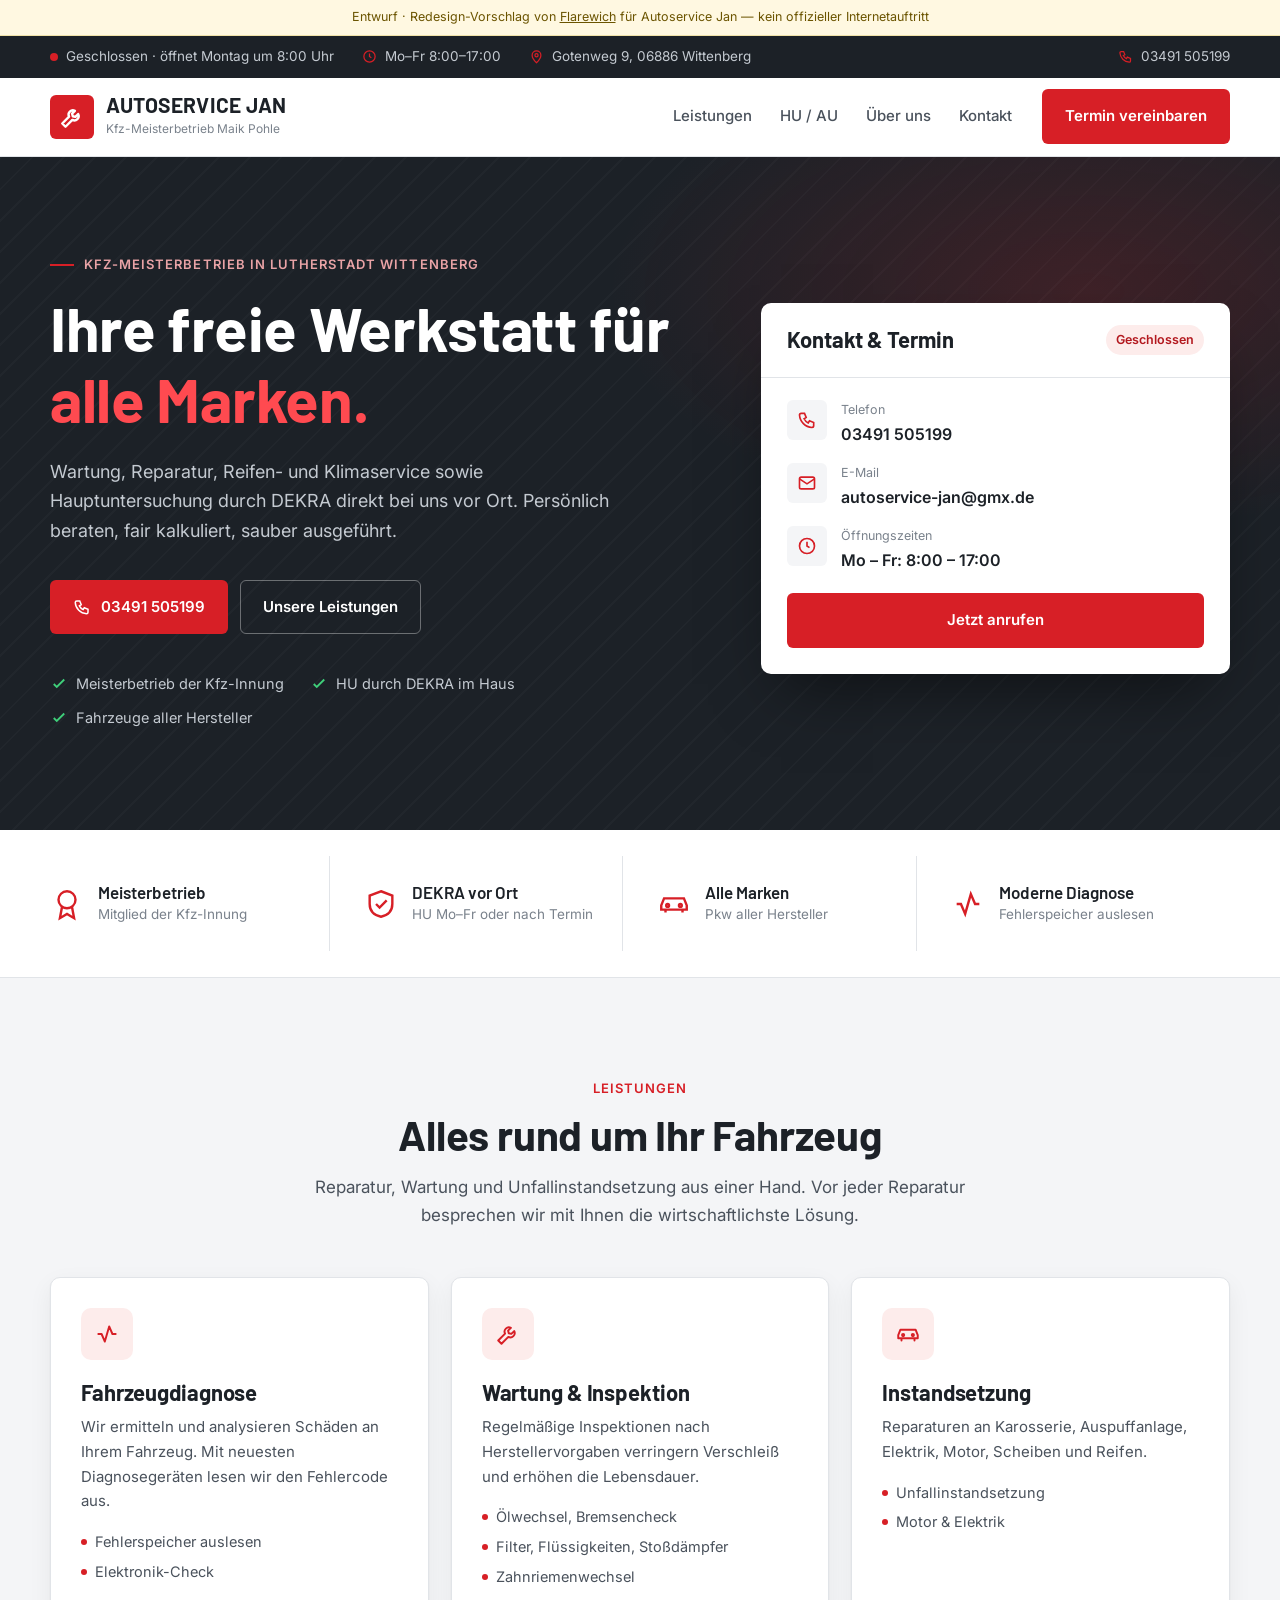
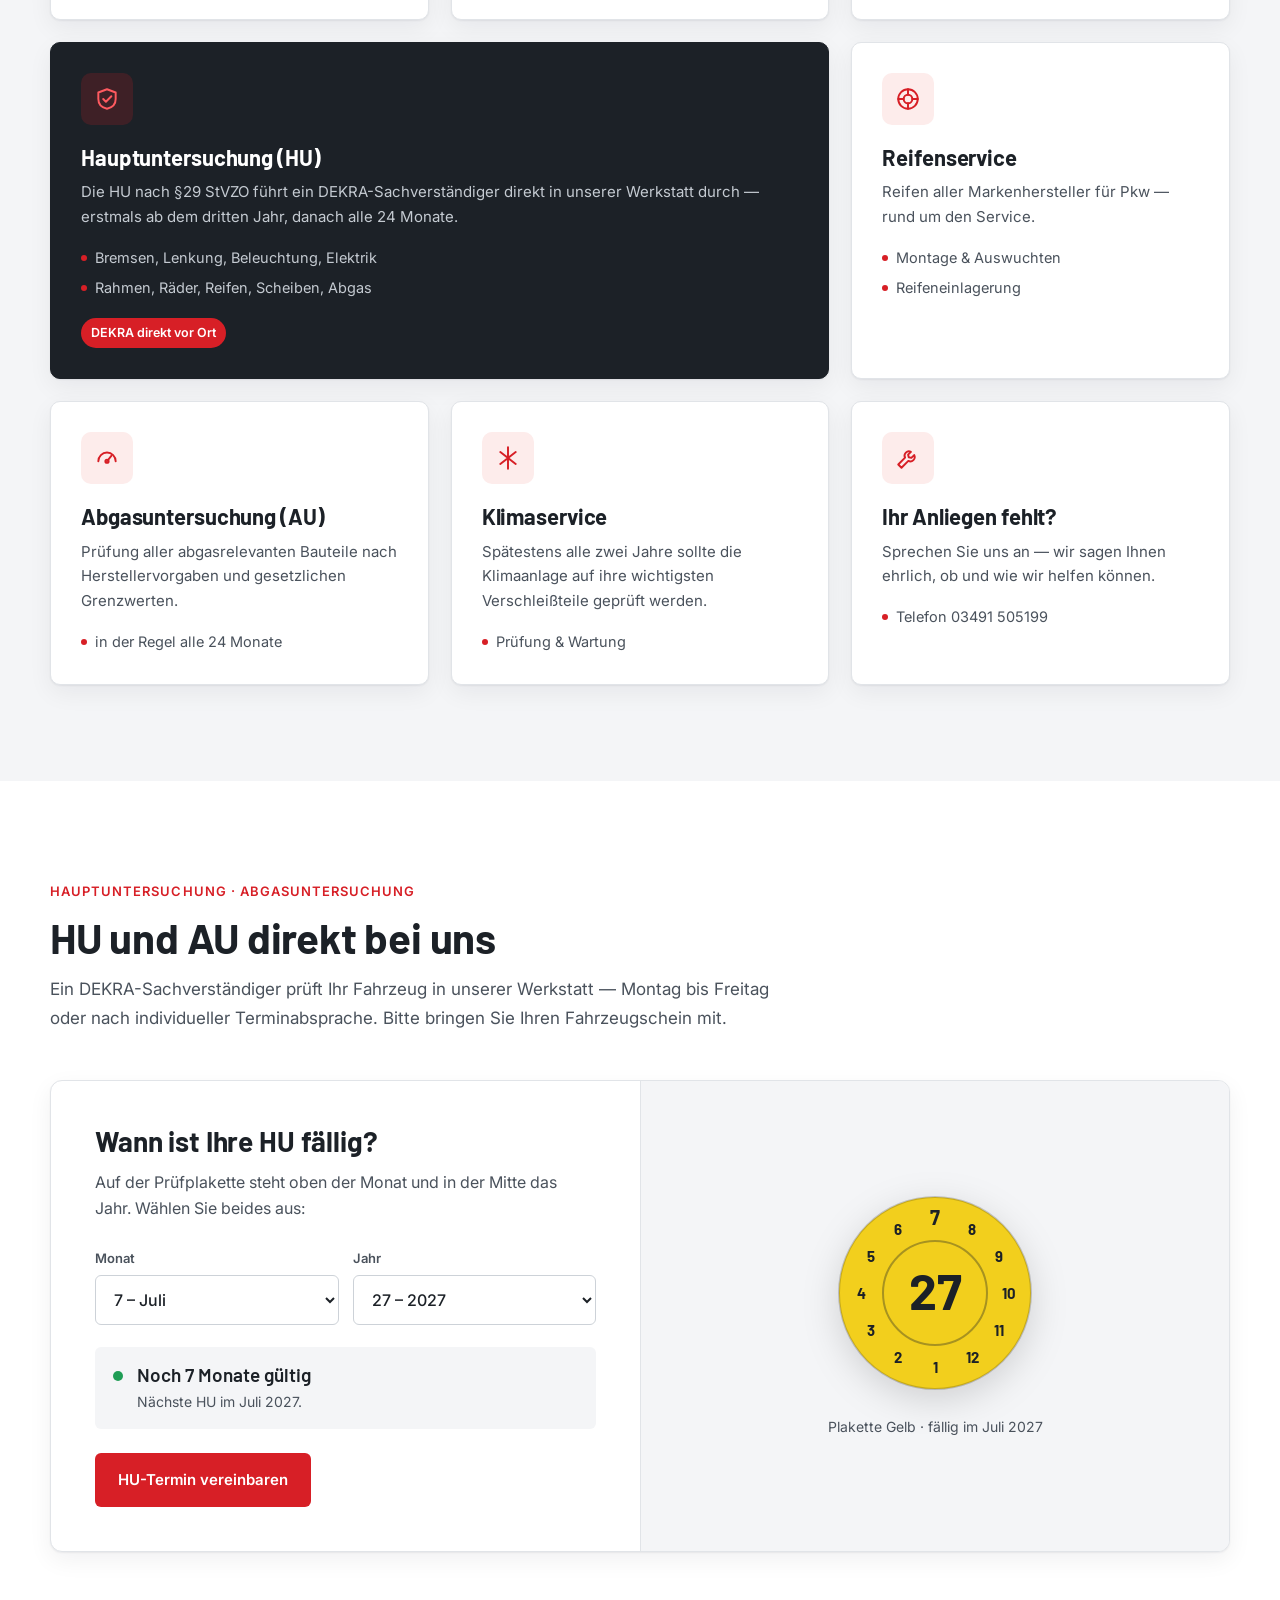
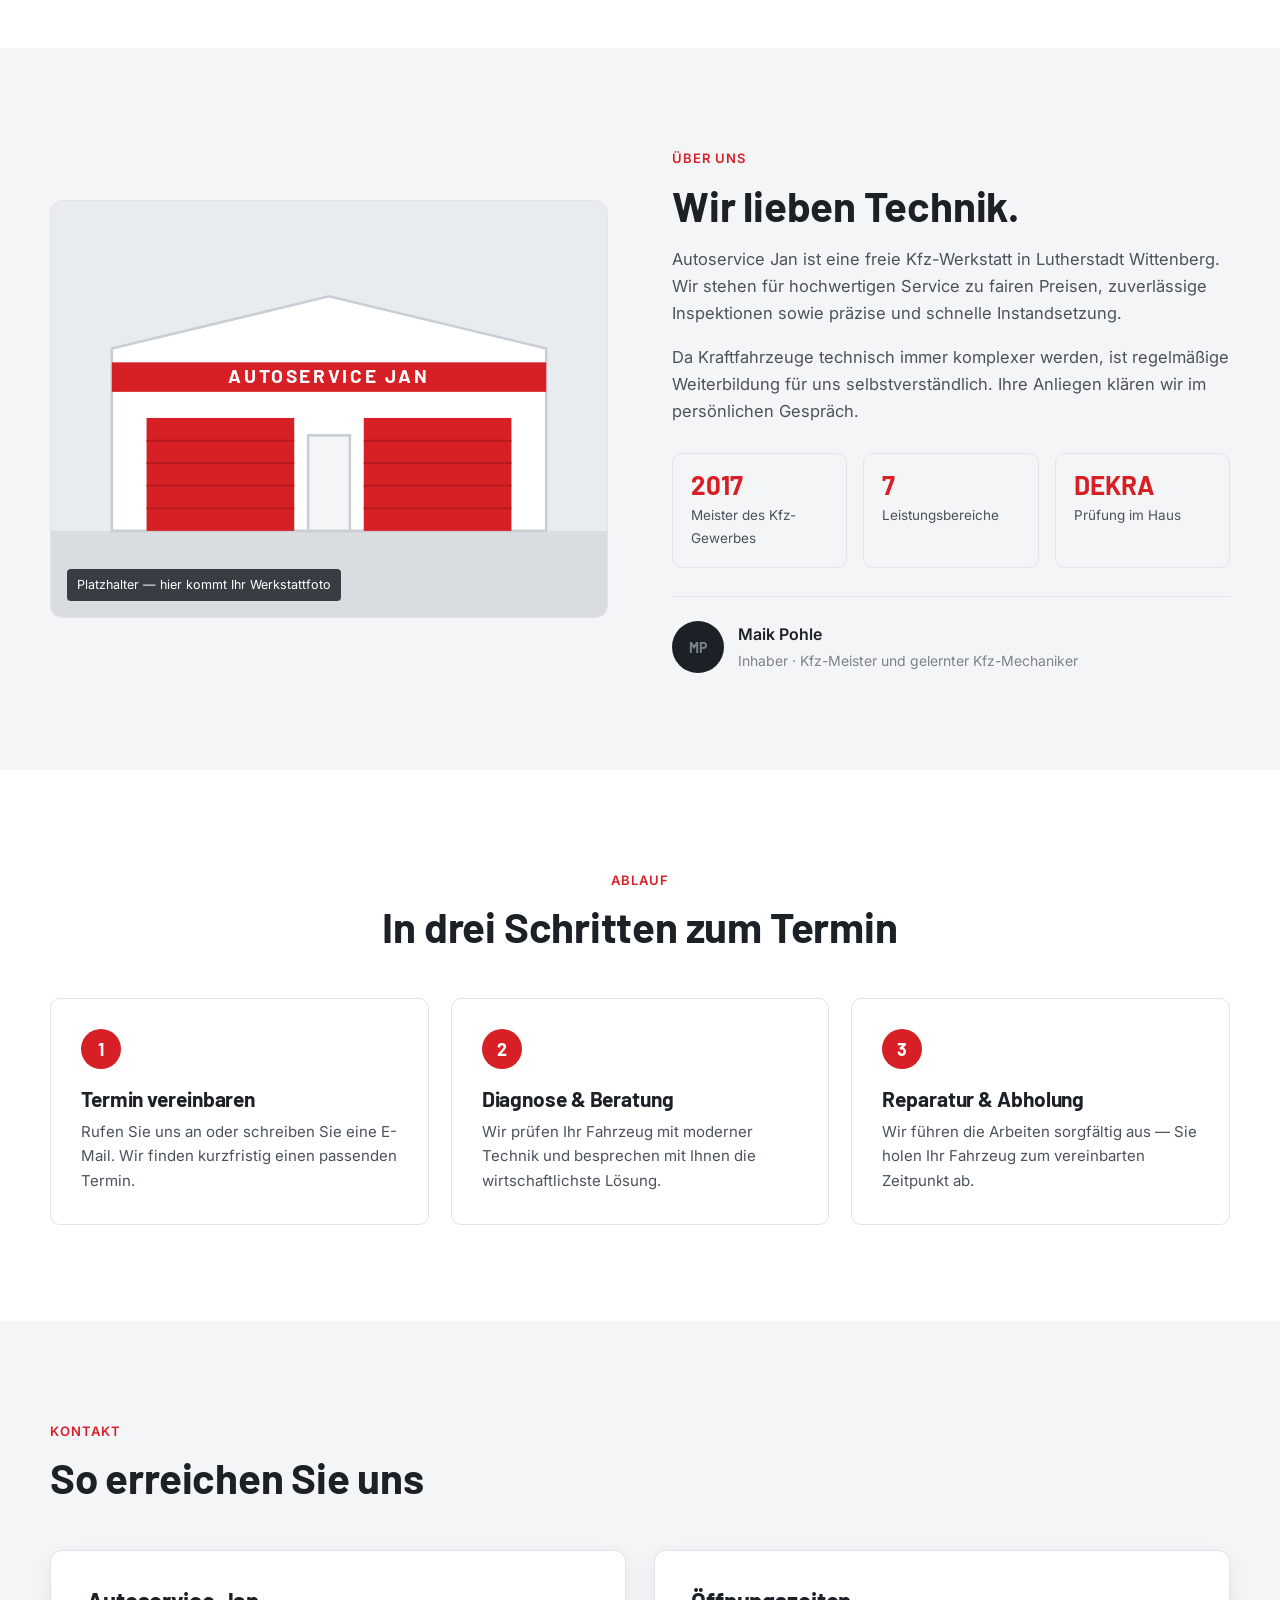
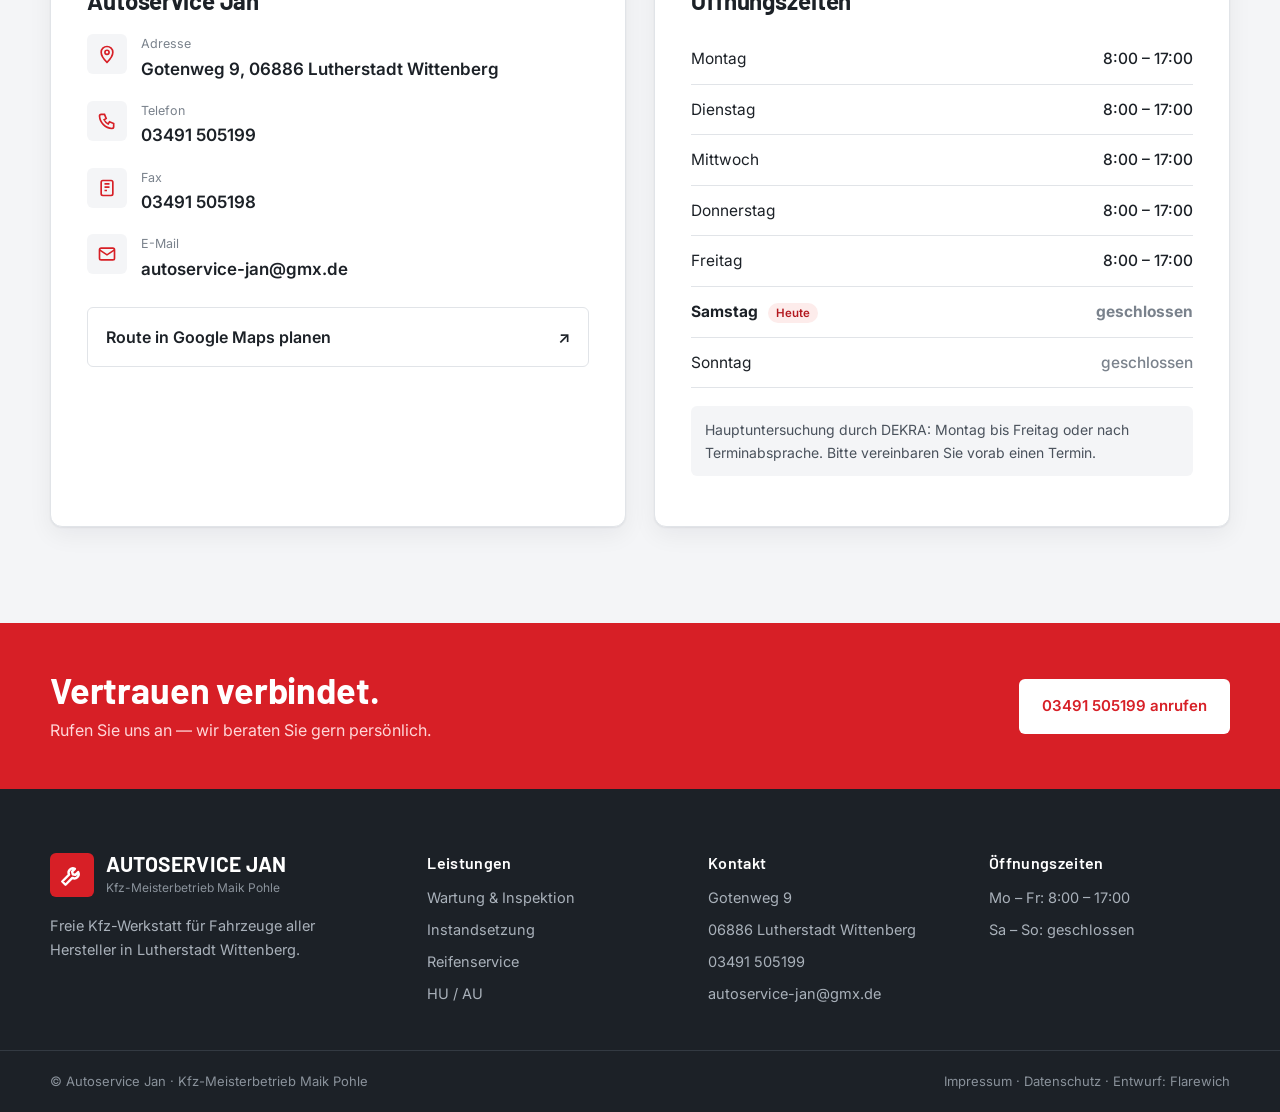
<file: concepts/autoservice-jan/index.html>
<!doctype html>
<html lang="de">
<head>
<meta charset="utf-8" />
<meta name="viewport" content="width=device-width,initial-scale=1" />
<title>Autoservice Jan — Kfz-Meisterbetrieb in Lutherstadt Wittenberg (Entwurf)</title>
<meta name="robots" content="noindex, nofollow" />
<meta name="description" content="Redesign-Entwurf von Flarewich für Autoservice Jan, Kfz-Meisterbetrieb Maik Pohle in Wittenberg." />
<meta name="theme-color" content="#1c2127" />
<link rel="preconnect" href="https://fonts.googleapis.com" />
<link rel="preconnect" href="https://fonts.gstatic.com" crossorigin />
<link href="https://fonts.googleapis.com/css2?family=Barlow:wght@500;600;700&family=Inter:wght@400;500;600;700&display=swap" rel="stylesheet" />
<style>
:root{
  --white:#ffffff; --bg:#f4f5f7; --line:#e1e4e8; --text:#1c2127; --text-2:#4a525c; --mute:#7a828c;
  --dark:#1c2127; --dark-2:#262c33; --red:#d71f26; --red-d:#b3191f; --ok:#1f9d55;
  --head:"Barlow", "Arial Narrow", sans-serif; --body:"Inter", system-ui, sans-serif;
  --r:6px; --shadow:0 1px 2px rgba(16,24,40,.06), 0 8px 24px rgba(16,24,40,.06);
}
*{box-sizing:border-box}
html{scroll-behavior:smooth;scroll-padding-top:100px}
body{margin:0;background:var(--white);color:var(--text);font:16px/1.65 var(--body);-webkit-font-smoothing:antialiased}
a{color:inherit;text-decoration:none}
h1,h2,h3{font-family:var(--head);font-weight:700;margin:0;line-height:1.15;letter-spacing:-.005em}
svg{display:block}
.wrap{width:min(1180px,100% - 40px);margin-inline:auto}

/* pitch note */
.pitch{background:#fff8e1;color:#6b5400;text-align:center;padding:7px 14px;font-size:12.5px;border-bottom:1px solid #f1e2a8}
.pitch a{text-decoration:underline}

/* info bar */
.infobar{background:var(--dark);color:#c4cad1;font-size:13.5px}
.infobar .wrap{display:flex;gap:28px;align-items:center;height:42px}
.infobar span{display:flex;align-items:center;gap:8px}
.infobar svg{width:15px;height:15px;color:var(--red)}
.infobar .push{margin-left:auto}
.infobar a:hover{color:#fff}
.status-dot{width:8px;height:8px;border-radius:50%;background:var(--mute);display:inline-block}
.status-dot.open{background:#3fcf7a}
.status-dot.closed{background:var(--red)}

/* header */
.header{position:sticky;top:0;z-index:50;background:#fff;border-bottom:1px solid var(--line);transition:box-shadow .2s}
.header.scrolled{box-shadow:0 4px 20px rgba(16,24,40,.08)}
.header .wrap{display:flex;align-items:center;gap:30px;height:78px}
.logo{display:flex;align-items:center;gap:12px;margin-right:auto}
.logo-mark{width:44px;height:44px;border-radius:var(--r);background:var(--red);display:grid;place-items:center}
.logo-mark svg{width:26px;height:26px;color:#fff}
.logo strong{display:block;font:700 21px/1 var(--head);letter-spacing:.01em}
.logo small{display:block;margin-top:4px;font-size:12px;color:var(--mute)}
.nav{display:flex;gap:28px;font-weight:500;font-size:15px;color:var(--text-2)}
.nav a{position:relative;padding:6px 0}
.nav a::after{content:"";position:absolute;left:0;right:0;bottom:0;height:2px;background:var(--red);transform:scaleX(0);transition:transform .2s}
.nav a:hover{color:var(--text)}
.nav a:hover::after{transform:scaleX(1)}
.btn{display:inline-flex;align-items:center;justify-content:center;gap:10px;padding:14px 22px;border-radius:var(--r);font-weight:600;font-size:15px;transition:background .2s,border-color .2s,color .2s;border:1px solid transparent;white-space:nowrap}
.btn svg{width:18px;height:18px}
.btn-red{background:var(--red);color:#fff}
.btn-red:hover{background:var(--red-d)}
.btn-line{border-color:rgba(255,255,255,.35);color:#fff}
.btn-line:hover{background:rgba(255,255,255,.08);border-color:#fff}
.btn-dark{border-color:var(--line);color:var(--text);background:#fff}
.btn-dark:hover{border-color:var(--text)}

/* hero */
.hero{background:var(--dark);color:#fff;position:relative;overflow:hidden}
.hero::before{content:"";position:absolute;inset:0;background:
  radial-gradient(800px 400px at 85% 20%, rgba(215,31,38,.18), transparent 60%),
  repeating-linear-gradient(135deg, rgba(255,255,255,.025) 0 2px, transparent 2px 22px);pointer-events:none}
.hero .wrap{position:relative;display:grid;grid-template-columns:1.25fr .9fr;gap:60px;align-items:center;padding:90px 0 100px}
.eyebrow{display:inline-flex;align-items:center;gap:10px;font-weight:600;font-size:13px;letter-spacing:.08em;text-transform:uppercase;color:#e9a3a6}
.eyebrow::before{content:"";width:24px;height:2px;background:var(--red)}
.hero h1{margin-top:18px;font-size:clamp(38px,4.8vw,62px);font-weight:700}
.hero h1 span{color:#ff4a50}
.hero p.lead{margin:22px 0 0;max-width:560px;font-size:18px;color:#c4cad1}
.hero .actions{display:flex;flex-wrap:wrap;gap:12px;margin-top:34px}
.hero-check{display:flex;flex-wrap:wrap;gap:10px 26px;margin-top:38px;color:#c4cad1;font-size:14.5px}
.hero-check span{display:flex;align-items:center;gap:8px}
.hero-check svg{width:18px;height:18px;color:#3fcf7a}

.quick{background:#fff;color:var(--text);border-radius:10px;box-shadow:0 30px 60px -20px rgba(0,0,0,.5);overflow:hidden}
.quick-head{padding:22px 26px;border-bottom:1px solid var(--line);display:flex;justify-content:space-between;align-items:center}
.quick-head h3{font-size:22px}
.badge{display:inline-flex;align-items:center;gap:7px;font-size:12.5px;font-weight:600;padding:5px 10px;border-radius:99px;background:var(--bg);color:var(--text-2)}
.badge.open{background:#e6f6ed;color:#13804a}
.badge.closed{background:#fdeceb;color:var(--red-d)}
.quick-body{padding:22px 26px 26px;display:grid;gap:16px}
.q-row{display:flex;gap:14px;align-items:flex-start}
.q-ico{width:40px;height:40px;border-radius:var(--r);background:var(--bg);display:grid;place-items:center;flex:none;color:var(--red)}
.q-ico svg{width:20px;height:20px}
.q-row small{display:block;color:var(--mute);font-size:12.5px}
.q-row b{font-weight:600}
.q-row a b:hover{color:var(--red)}
.quick .btn{width:100%;margin-top:4px}

/* trust bar */
.trust{border-bottom:1px solid var(--line);background:#fff}
.trust .wrap{display:grid;grid-template-columns:repeat(4,1fr)}
.trust div{display:flex;gap:14px;align-items:center;padding:26px 20px;border-right:1px solid var(--line)}
.trust div:first-child{padding-left:0}
.trust div:last-child{border-right:0}
.trust svg{width:34px;height:34px;color:var(--red);flex:none}
.trust b{display:block;font:600 17px/1.2 var(--head);color:var(--text)}
.trust span{font-size:13.5px;color:var(--mute)}

/* sections */
.sec{padding:96px 0}
.sec.grey{background:var(--bg)}
.sec-head{max-width:720px;margin-bottom:48px}
.sec-head.center{margin-inline:auto;text-align:center}
.label{font-weight:600;font-size:13px;letter-spacing:.08em;text-transform:uppercase;color:var(--red)}
.sec-head h2{margin-top:10px;font-size:clamp(30px,3.4vw,42px)}
.sec-head p{margin:14px 0 0;color:var(--text-2);font-size:17px}

/* services */
.svc{display:grid;grid-template-columns:repeat(3,1fr);gap:22px;grid-auto-flow:dense}
.card{background:#fff;border:1px solid var(--line);border-radius:10px;padding:30px;box-shadow:var(--shadow);transition:transform .25s,box-shadow .25s,border-color .25s;display:flex;flex-direction:column}
.card:hover{transform:translateY(-3px);box-shadow:0 14px 34px rgba(16,24,40,.1);border-color:#d4d8dd}
.card .ico{width:52px;height:52px;border-radius:10px;background:#fdeceb;color:var(--red);display:grid;place-items:center;margin-bottom:20px}
.card .ico svg{width:26px;height:26px}
.card h3{font-size:22px}
.card p{margin:10px 0 0;color:var(--text-2);font-size:15px}
.card ul{margin:16px 0 0;padding:0;list-style:none;display:grid;gap:6px;font-size:14.5px;color:var(--text-2)}
.card li{display:flex;gap:8px;align-items:flex-start}
.card li::before{content:"";width:6px;height:6px;border-radius:50%;background:var(--red);margin-top:9px;flex:none}
.card.feature{background:var(--dark);border-color:var(--dark);color:#fff;grid-column:span 2}
.card.feature p,.card.feature ul{color:#c4cad1}
.card.feature .ico{background:rgba(215,31,38,.18);color:#ff5a60}
.card.feature .tag{display:inline-block;margin-top:18px;font-size:12.5px;font-weight:600;background:var(--red);color:#fff;padding:5px 10px;border-radius:99px;align-self:flex-start}

/* HU */
.hu{display:grid;grid-template-columns:1fr 1fr;gap:0;background:#fff;border:1px solid var(--line);border-radius:12px;box-shadow:var(--shadow);overflow:hidden}
.hu-l{padding:44px}
.hu-l h3{font-size:28px}
.hu-l > p{color:var(--text-2);margin:12px 0 0}
.fields{display:grid;grid-template-columns:1fr 1fr;gap:14px;margin-top:26px}
.fields label span{display:block;font-size:13px;font-weight:600;color:var(--text-2);margin-bottom:6px}
.fields select{width:100%;font:500 16px var(--body);padding:13px 14px;border:1px solid #cdd2d8;border-radius:var(--r);background:#fff;color:var(--text);cursor:pointer}
.fields select:focus{outline:2px solid var(--red);outline-offset:1px}
.result{margin-top:22px;padding:16px 18px;border-radius:var(--r);background:var(--bg);display:flex;gap:14px;align-items:flex-start}
.result i{width:10px;height:10px;border-radius:50%;margin-top:8px;flex:none;background:var(--mute)}
.result b{display:block;font:600 19px/1.3 var(--head)}
.result small{display:block;color:var(--text-2);font-size:14px;margin-top:2px}
.result.ok i{background:var(--ok)} .result.soon i{background:#e8a317} .result.due i{background:var(--red)}
.result.due{background:#fdeceb}
.hu-l .btn{margin-top:24px}
.hu-r{background:var(--bg);border-left:1px solid var(--line);display:grid;place-items:center;padding:44px;text-align:center}
.sticker{width:200px;height:200px;margin:0 auto}
.sticker svg{width:100%;height:100%;filter:drop-shadow(0 10px 18px rgba(0,0,0,.15))}
.hu-r p{margin:22px auto 0;max-width:300px;font-size:14px;color:var(--text-2)}

/* about */
.about{display:grid;grid-template-columns:1fr 1fr;gap:64px;align-items:center}
.photo{position:relative;border-radius:12px;overflow:hidden;background:var(--bg);border:1px solid var(--line);aspect-ratio:4/3}
.photo svg{width:100%;height:100%}
.photo .cap{position:absolute;left:16px;bottom:16px;background:rgba(28,33,39,.85);color:#fff;font-size:12.5px;padding:6px 10px;border-radius:4px}
.about p{color:var(--text-2);font-size:16.5px}
.facts{display:grid;grid-template-columns:repeat(3,1fr);gap:16px;margin-top:28px}
.facts div{border:1px solid var(--line);border-radius:10px;padding:18px}
.facts b{display:block;font:700 26px/1 var(--head);color:var(--red)}
.facts span{display:block;margin-top:6px;font-size:13.5px;color:var(--text-2)}
.owner{display:flex;gap:14px;align-items:center;margin-top:28px;padding-top:24px;border-top:1px solid var(--line)}
.avatar{width:52px;height:52px;border-radius:50%;background:var(--dark);color:#fff;display:grid;place-items:center;font:700 18px var(--head)}
.owner b{display:block;font-weight:600}
.owner span{font-size:14px;color:var(--mute)}

/* steps */
.steps{display:grid;grid-template-columns:repeat(3,1fr);gap:22px}
.step{background:#fff;border:1px solid var(--line);border-radius:10px;padding:30px;position:relative}
.step .no{width:40px;height:40px;border-radius:50%;background:var(--red);color:#fff;display:grid;place-items:center;font:700 18px var(--head)}
.step h3{font-size:21px;margin-top:18px}
.step p{margin:8px 0 0;color:var(--text-2);font-size:15px}

/* contact */
.contact{display:grid;grid-template-columns:1fr 1fr;gap:28px}
.c-card{background:#fff;border:1px solid var(--line);border-radius:12px;padding:36px;box-shadow:var(--shadow)}
.c-card h3{font-size:24px;margin-bottom:20px}
.c-list{display:grid;gap:18px}
.c-list .q-row b{font-size:17px}
.hours{width:100%;border-collapse:collapse;font-size:15.5px}
.hours td{padding:12px 0;border-bottom:1px solid var(--line)}
.hours td:last-child{text-align:right;font-weight:500}
.hours tr.today td{font-weight:700;color:var(--text)}
.hours tr.today td:first-child::after{content:"Heute";margin-left:10px;font-size:11.5px;font-weight:600;background:#fdeceb;color:var(--red-d);padding:3px 8px;border-radius:99px}
.hours tr.off td:last-child{color:var(--mute)}
.note{margin-top:18px;font-size:14px;color:var(--text-2);background:var(--bg);padding:12px 14px;border-radius:var(--r)}
.maplink{display:flex;align-items:center;justify-content:space-between;gap:14px;margin-top:24px;padding:16px 18px;border:1px solid var(--line);border-radius:var(--r);font-weight:600;transition:border-color .2s}
.maplink:hover{border-color:var(--red);color:var(--red)}

/* CTA band */
.band{background:var(--red);color:#fff}
.band .wrap{display:flex;align-items:center;justify-content:space-between;gap:30px;padding:46px 0}
.band h2{font-size:clamp(26px,3vw,36px)}
.band p{margin:6px 0 0;color:#ffd6d8}
.band .btn{background:#fff;color:var(--red)}
.band .btn:hover{background:#ffeeee}

/* footer */
.footer{background:var(--dark);color:#a9b1ba;font-size:14.5px}
.footer .wrap{display:grid;grid-template-columns:1.4fr 1fr 1fr 1fr;gap:40px;padding:64px 0 44px}
.footer h4{margin:0 0 14px;color:#fff;font:600 16px var(--head);letter-spacing:.02em}
.footer p{margin:0}
.footer a:hover{color:#fff}
.footer ul{list-style:none;margin:0;padding:0;display:grid;gap:8px}
.footer .logo strong{color:#fff}
.footer .logo small{color:#8a929b}
.sub{border-top:1px solid #333a42}
.sub .wrap{display:flex;justify-content:space-between;gap:16px;flex-wrap:wrap;padding:20px 0;font-size:13px;color:#8a929b}

/* mobile call bar */
.mcall{display:none}

/* reveal (subtle) */
.rv{opacity:0;transform:translateY(16px);transition:opacity .6s ease,transform .6s ease}
.rv.in{opacity:1;transform:none}

@media (max-width:1020px){
  .nav{display:none}
  .hero .wrap,.hu,.about,.contact{grid-template-columns:1fr}
  .hero .wrap{padding:60px 0 70px;gap:40px}
  .hu-r{border-left:0;border-top:1px solid var(--line)}
  .svc,.steps{grid-template-columns:1fr 1fr}
  .trust .wrap{grid-template-columns:1fr 1fr}
  .trust div{border-right:0;border-bottom:1px solid var(--line);padding-left:0}
  .footer .wrap{grid-template-columns:1fr 1fr}
}
@media (max-width:640px){
  .infobar .hide-s{display:none}
  .infobar .wrap{gap:16px;font-size:12.5px}
  .header .wrap{height:66px}
  .header .btn{display:none}
  .logo strong{font-size:19px}
  .hero h1{font-size:34px}
  .hero p.lead{font-size:16.5px}
  .hero .actions .btn{flex:1 1 100%}
  .svc,.steps,.trust .wrap{grid-template-columns:1fr}
  .card.feature{grid-column:auto}
  .hu-l,.hu-r,.c-card{padding:26px 20px}
  .facts{grid-template-columns:1fr 1fr 1fr;gap:8px}
  .facts div{padding:12px}
  .facts b{font-size:20px}
  .sec{padding:70px 0}
  .band .wrap{flex-direction:column;align-items:flex-start}
  .footer .wrap{grid-template-columns:1fr;gap:28px}
  .mcall{display:flex;position:fixed;left:0;right:0;bottom:0;z-index:60;background:#fff;border-top:1px solid var(--line);padding:10px;gap:10px;box-shadow:0 -6px 20px rgba(16,24,40,.08)}
  .mcall a{flex:1;justify-content:center}
  body{padding-bottom:72px}
}
@media (prefers-reduced-motion:reduce){*{transition:none!important}.rv{opacity:1;transform:none}}
</style>
</head>
<body>

<div class="pitch">Entwurf · Redesign-Vorschlag von <a href="https://www.flarewich.com" target="_blank" rel="noreferrer">Flarewich</a> für Autoservice Jan — kein offizieller Internetauftritt</div>

<div class="infobar">
  <div class="wrap">
    <span><i class="status-dot" id="dot"></i><span id="statusTxt">…</span></span>
    <span class="hide-s"><svg viewBox="0 0 24 24" fill="none" stroke="currentColor" stroke-width="2"><circle cx="12" cy="12" r="9"/><path d="M12 7v5l3 2"/></svg>Mo–Fr 8:00–17:00</span>
    <span class="hide-s"><svg viewBox="0 0 24 24" fill="none" stroke="currentColor" stroke-width="2"><path d="M12 22s7-6.5 7-12a7 7 0 0 0-14 0c0 5.5 7 12 7 12z"/><circle cx="12" cy="10" r="2.5"/></svg>Gotenweg 9, 06886 Wittenberg</span>
    <a class="push hide-s" href="tel:+493491505199"><span><svg viewBox="0 0 24 24" fill="none" stroke="currentColor" stroke-width="2"><path d="M5 4h4l2 5-2.5 1.5a11 11 0 0 0 5 5L15 13l5 2v4a2 2 0 0 1-2 2A16 16 0 0 1 3 6a2 2 0 0 1 2-2"/></svg>03491 505199</span></a>
  </div>
</div>

<header class="header" id="header">
  <div class="wrap">
    <a class="logo" href="#top">
      <span class="logo-mark"><svg viewBox="0 0 24 24" fill="none" stroke="currentColor" stroke-width="2.2" stroke-linecap="round" stroke-linejoin="round"><path d="M14.7 6.3a4 4 0 0 0-5.4 5.4L3 18l3 3 6.3-6.3a4 4 0 0 0 5.4-5.4l-2.6 2.6-2.4-.6-.6-2.4z"/></svg></span>
      <span><strong>AUTOSERVICE JAN</strong><small>Kfz-Meisterbetrieb Maik Pohle</small></span>
    </a>
    <nav class="nav">
      <a href="#leistungen">Leistungen</a>
      <a href="#hu">HU / AU</a>
      <a href="#ueber-uns">Über uns</a>
      <a href="#kontakt">Kontakt</a>
    </nav>
    <a class="btn btn-red" href="tel:+493491505199">Termin vereinbaren</a>
  </div>
</header>

<main id="top">
  <!-- HERO -->
  <section class="hero">
    <div class="wrap">
      <div>
        <span class="eyebrow">Kfz-Meisterbetrieb in Lutherstadt Wittenberg</span>
        <h1>Ihre freie Werkstatt für <span>alle Marken.</span></h1>
        <p class="lead">Wartung, Reparatur, Reifen- und Klimaservice sowie Hauptuntersuchung durch DEKRA direkt bei uns vor Ort. Persönlich beraten, fair kalkuliert, sauber ausgeführt.</p>
        <div class="actions">
          <a class="btn btn-red" href="tel:+493491505199"><svg viewBox="0 0 24 24" fill="none" stroke="currentColor" stroke-width="2"><path d="M5 4h4l2 5-2.5 1.5a11 11 0 0 0 5 5L15 13l5 2v4a2 2 0 0 1-2 2A16 16 0 0 1 3 6a2 2 0 0 1 2-2"/></svg>03491 505199</a>
          <a class="btn btn-line" href="#leistungen">Unsere Leistungen</a>
        </div>
        <div class="hero-check">
          <span><svg viewBox="0 0 24 24" fill="none" stroke="currentColor" stroke-width="2.4"><path d="M5 12l4 4 10-10"/></svg>Meisterbetrieb der Kfz-Innung</span>
          <span><svg viewBox="0 0 24 24" fill="none" stroke="currentColor" stroke-width="2.4"><path d="M5 12l4 4 10-10"/></svg>HU durch DEKRA im Haus</span>
          <span><svg viewBox="0 0 24 24" fill="none" stroke="currentColor" stroke-width="2.4"><path d="M5 12l4 4 10-10"/></svg>Fahrzeuge aller Hersteller</span>
        </div>
      </div>

      <aside class="quick rv">
        <div class="quick-head"><h3>Kontakt & Termin</h3><span class="badge" id="badge">…</span></div>
        <div class="quick-body">
          <a class="q-row" href="tel:+493491505199"><span class="q-ico"><svg viewBox="0 0 24 24" fill="none" stroke="currentColor" stroke-width="2"><path d="M5 4h4l2 5-2.5 1.5a11 11 0 0 0 5 5L15 13l5 2v4a2 2 0 0 1-2 2A16 16 0 0 1 3 6a2 2 0 0 1 2-2"/></svg></span><span><small>Telefon</small><b>03491 505199</b></span></a>
          <a class="q-row" href="mailto:autoservice-jan@gmx.de?subject=Terminanfrage"><span class="q-ico"><svg viewBox="0 0 24 24" fill="none" stroke="currentColor" stroke-width="2"><rect x="3" y="5" width="18" height="14" rx="2"/><path d="M3 7l9 6 9-6"/></svg></span><span><small>E-Mail</small><b>autoservice-jan@gmx.de</b></span></a>
          <div class="q-row"><span class="q-ico"><svg viewBox="0 0 24 24" fill="none" stroke="currentColor" stroke-width="2"><circle cx="12" cy="12" r="9"/><path d="M12 7v5l3 2"/></svg></span><span><small>Öffnungszeiten</small><b>Mo – Fr: 8:00 – 17:00</b></span></div>
          <a class="btn btn-red" href="tel:+493491505199">Jetzt anrufen</a>
        </div>
      </aside>
    </div>
  </section>

  <!-- TRUST -->
  <div class="trust">
    <div class="wrap">
      <div><svg viewBox="0 0 24 24" fill="none" stroke="currentColor" stroke-width="1.7"><circle cx="12" cy="9" r="6"/><path d="M8.5 14L7 22l5-3 5 3-1.5-8"/></svg><span><b>Meisterbetrieb</b><span>Mitglied der Kfz-Innung</span></span></div>
      <div><svg viewBox="0 0 24 24" fill="none" stroke="currentColor" stroke-width="1.7"><path d="M12 3l8 3v6c0 5-3.5 8-8 9-4.5-1-8-4-8-9V6z"/><path d="M8.5 12l2.5 2.5 5-5"/></svg><span><b>DEKRA vor Ort</b><span>HU Mo–Fr oder nach Termin</span></span></div>
      <div><svg viewBox="0 0 24 24" fill="none" stroke="currentColor" stroke-width="1.7"><path d="M3 16v-3l2-5h14l2 5v3zM6 16v2M18 16v2"/><circle cx="7.5" cy="13" r="1"/><circle cx="16.5" cy="13" r="1"/></svg><span><b>Alle Marken</b><span>Pkw aller Hersteller</span></span></div>
      <div><svg viewBox="0 0 24 24" fill="none" stroke="currentColor" stroke-width="1.7"><path d="M4 12h3l3 7 4-14 3 7h3"/></svg><span><b>Moderne Diagnose</b><span>Fehlerspeicher auslesen</span></span></div>
    </div>
  </div>

  <!-- SERVICES -->
  <section class="sec grey" id="leistungen">
    <div class="wrap">
      <div class="sec-head center rv">
        <span class="label">Leistungen</span>
        <h2>Alles rund um Ihr Fahrzeug</h2>
        <p>Reparatur, Wartung und Unfallinstandsetzung aus einer Hand. Vor jeder Reparatur besprechen wir mit Ihnen die wirtschaftlichste Lösung.</p>
      </div>
      <div class="svc" id="svc"></div>
    </div>
  </section>

  <!-- HU -->
  <section class="sec" id="hu">
    <div class="wrap">
      <div class="sec-head rv">
        <span class="label">Hauptuntersuchung · Abgasuntersuchung</span>
        <h2>HU und AU direkt bei uns</h2>
        <p>Ein DEKRA-Sachverständiger prüft Ihr Fahrzeug in unserer Werkstatt — Montag bis Freitag oder nach individueller Terminabsprache. Bitte bringen Sie Ihren Fahrzeugschein mit.</p>
      </div>
      <div class="hu rv">
        <div class="hu-l">
          <h3>Wann ist Ihre HU fällig?</h3>
          <p>Auf der Prüfplakette steht oben der Monat und in der Mitte das Jahr. Wählen Sie beides aus:</p>
          <div class="fields">
            <label><span>Monat</span><select id="huM"></select></label>
            <label><span>Jahr</span><select id="huY"></select></label>
          </div>
          <div class="result" id="huRes"><i></i><div><b>…</b><small></small></div></div>
          <a class="btn btn-red" href="tel:+493491505199">HU-Termin vereinbaren</a>
        </div>
        <div class="hu-r">
          <div>
            <div class="sticker"><svg viewBox="0 0 200 200" id="sticker"></svg></div>
            <p id="stickerTxt">So sieht Ihre Prüfplakette aus.</p>
          </div>
        </div>
      </div>
    </div>
  </section>

  <!-- ABOUT -->
  <section class="sec grey" id="ueber-uns">
    <div class="wrap about">
      <div class="photo rv">
        <svg viewBox="0 0 640 480" preserveAspectRatio="xMidYMid slice" aria-hidden="true">
          <rect width="640" height="480" fill="#e9ecef"/>
          <rect y="380" width="640" height="100" fill="#d9dde2"/>
          <path d="M70 380V170l250-60 250 60v210z" fill="#fff" stroke="#c9ced5" stroke-width="3"/>
          <rect x="70" y="186" width="500" height="34" fill="#d71f26"/>
          <text x="320" y="210" text-anchor="middle" font-family="Barlow, Arial" font-weight="700" font-size="22" fill="#fff" letter-spacing="3">AUTOSERVICE JAN</text>
          <rect x="110" y="250" width="170" height="130" fill="#d71f26"/><rect x="360" y="250" width="170" height="130" fill="#d71f26"/>
          <g stroke="#b3191f" stroke-width="2"><path d="M110 276h170M110 302h170M110 328h170M110 354h170M360 276h170M360 302h170M360 328h170M360 354h170"/></g>
          <rect x="296" y="270" width="48" height="110" fill="#f4f5f7" stroke="#c9ced5" stroke-width="3"/>
        </svg>
        <span class="cap">Platzhalter — hier kommt Ihr Werkstattfoto</span>
      </div>
      <div class="rv">
        <span class="label">Über uns</span>
        <h2 style="margin-top:10px;font-size:clamp(30px,3.4vw,42px)">Wir lieben Technik.</h2>
        <p>Autoservice Jan ist eine freie Kfz-Werkstatt in Lutherstadt Wittenberg. Wir stehen für hochwertigen Service zu fairen Preisen, zuverlässige Inspektionen sowie präzise und schnelle Instandsetzung.</p>
        <p>Da Kraftfahrzeuge technisch immer komplexer werden, ist regelmäßige Weiterbildung für uns selbstverständlich. Ihre Anliegen klären wir im persönlichen Gespräch.</p>
        <div class="facts">
          <div><b>2017</b><span>Meister des Kfz-Gewerbes</span></div>
          <div><b>7</b><span>Leistungsbereiche</span></div>
          <div><b>DEKRA</b><span>Prüfung im Haus</span></div>
        </div>
        <div class="owner"><span class="avatar">MP</span><div><b>Maik Pohle</b><span>Inhaber · Kfz-Meister und gelernter Kfz-Mechaniker</span></div></div>
      </div>
    </div>
  </section>

  <!-- STEPS -->
  <section class="sec">
    <div class="wrap">
      <div class="sec-head center rv">
        <span class="label">Ablauf</span>
        <h2>In drei Schritten zum Termin</h2>
      </div>
      <div class="steps">
        <div class="step rv"><span class="no">1</span><h3>Termin vereinbaren</h3><p>Rufen Sie uns an oder schreiben Sie eine E-Mail. Wir finden kurzfristig einen passenden Termin.</p></div>
        <div class="step rv"><span class="no">2</span><h3>Diagnose & Beratung</h3><p>Wir prüfen Ihr Fahrzeug mit moderner Technik und besprechen mit Ihnen die wirtschaftlichste Lösung.</p></div>
        <div class="step rv"><span class="no">3</span><h3>Reparatur & Abholung</h3><p>Wir führen die Arbeiten sorgfältig aus — Sie holen Ihr Fahrzeug zum vereinbarten Zeitpunkt ab.</p></div>
      </div>
    </div>
  </section>

  <!-- CONTACT -->
  <section class="sec grey" id="kontakt">
    <div class="wrap">
      <div class="sec-head rv">
        <span class="label">Kontakt</span>
        <h2>So erreichen Sie uns</h2>
      </div>
      <div class="contact">
        <div class="c-card rv">
          <h3>Autoservice Jan</h3>
          <div class="c-list">
            <div class="q-row"><span class="q-ico"><svg viewBox="0 0 24 24" fill="none" stroke="currentColor" stroke-width="2"><path d="M12 22s7-6.5 7-12a7 7 0 0 0-14 0c0 5.5 7 12 7 12z"/><circle cx="12" cy="10" r="2.5"/></svg></span><span><small>Adresse</small><b>Gotenweg 9, 06886 Lutherstadt Wittenberg</b></span></div>
            <a class="q-row" href="tel:+493491505199"><span class="q-ico"><svg viewBox="0 0 24 24" fill="none" stroke="currentColor" stroke-width="2"><path d="M5 4h4l2 5-2.5 1.5a11 11 0 0 0 5 5L15 13l5 2v4a2 2 0 0 1-2 2A16 16 0 0 1 3 6a2 2 0 0 1 2-2"/></svg></span><span><small>Telefon</small><b>03491 505199</b></span></a>
            <div class="q-row"><span class="q-ico"><svg viewBox="0 0 24 24" fill="none" stroke="currentColor" stroke-width="2"><rect x="5" y="3" width="14" height="18" rx="2"/><path d="M9 7h6M9 11h6M9 15h3"/></svg></span><span><small>Fax</small><b>03491 505198</b></span></div>
            <a class="q-row" href="mailto:autoservice-jan@gmx.de"><span class="q-ico"><svg viewBox="0 0 24 24" fill="none" stroke="currentColor" stroke-width="2"><rect x="3" y="5" width="18" height="14" rx="2"/><path d="M3 7l9 6 9-6"/></svg></span><span><small>E-Mail</small><b>autoservice-jan@gmx.de</b></span></a>
          </div>
          <a class="maplink" href="https://www.google.com/maps/search/?api=1&query=Gotenweg+9+06886+Wittenberg" target="_blank" rel="noreferrer"><span>Route in Google Maps planen</span><span>↗</span></a>
        </div>
        <div class="c-card rv">
          <h3>Öffnungszeiten</h3>
          <table class="hours" id="hours">
            <tr data-d="1"><td>Montag</td><td>8:00 – 17:00</td></tr>
            <tr data-d="2"><td>Dienstag</td><td>8:00 – 17:00</td></tr>
            <tr data-d="3"><td>Mittwoch</td><td>8:00 – 17:00</td></tr>
            <tr data-d="4"><td>Donnerstag</td><td>8:00 – 17:00</td></tr>
            <tr data-d="5"><td>Freitag</td><td>8:00 – 17:00</td></tr>
            <tr data-d="6" class="off"><td>Samstag</td><td>geschlossen</td></tr>
            <tr data-d="0" class="off"><td>Sonntag</td><td>geschlossen</td></tr>
          </table>
          <p class="note">Hauptuntersuchung durch DEKRA: Montag bis Freitag oder nach Terminabsprache. Bitte vereinbaren Sie vorab einen Termin.</p>
        </div>
      </div>
    </div>
  </section>

  <!-- CTA band -->
  <section class="band">
    <div class="wrap">
      <div><h2>Vertrauen verbindet.</h2><p>Rufen Sie uns an — wir beraten Sie gern persönlich.</p></div>
      <a class="btn" href="tel:+493491505199">03491 505199 anrufen</a>
    </div>
  </section>
</main>

<footer class="footer">
  <div class="wrap">
    <div>
      <a class="logo" href="#top"><span class="logo-mark"><svg viewBox="0 0 24 24" fill="none" stroke="currentColor" stroke-width="2.2" stroke-linecap="round" stroke-linejoin="round"><path d="M14.7 6.3a4 4 0 0 0-5.4 5.4L3 18l3 3 6.3-6.3a4 4 0 0 0 5.4-5.4l-2.6 2.6-2.4-.6-.6-2.4z"/></svg></span><span><strong>AUTOSERVICE JAN</strong><small>Kfz-Meisterbetrieb Maik Pohle</small></span></a>
      <p style="margin-top:16px;max-width:300px">Freie Kfz-Werkstatt für Fahrzeuge aller Hersteller in Lutherstadt Wittenberg.</p>
    </div>
    <div><h4>Leistungen</h4><ul><li><a href="#leistungen">Wartung & Inspektion</a></li><li><a href="#leistungen">Instandsetzung</a></li><li><a href="#leistungen">Reifenservice</a></li><li><a href="#hu">HU / AU</a></li></ul></div>
    <div><h4>Kontakt</h4><ul><li>Gotenweg 9</li><li>06886 Lutherstadt Wittenberg</li><li><a href="tel:+493491505199">03491 505199</a></li><li><a href="mailto:autoservice-jan@gmx.de">autoservice-jan@gmx.de</a></li></ul></div>
    <div><h4>Öffnungszeiten</h4><ul><li>Mo – Fr: 8:00 – 17:00</li><li>Sa – So: geschlossen</li></ul></div>
  </div>
  <div class="sub"><div class="wrap"><span>© Autoservice Jan · Kfz-Meisterbetrieb Maik Pohle</span><span><a href="#top">Impressum</a> · <a href="#top">Datenschutz</a> · Entwurf: <a href="https://www.flarewich.com" target="_blank" rel="noreferrer">Flarewich</a></span></div></div>
</footer>

<div class="mcall">
  <a class="btn btn-red" href="tel:+493491505199">Anrufen</a>
  <a class="btn btn-dark" href="https://www.google.com/maps/search/?api=1&query=Gotenweg+9+06886+Wittenberg" target="_blank" rel="noreferrer">Route</a>
</div>

<script>
/* ===== Services (content from the current website) ===== */
const I = {
  diag:'<path d="M4 12h3l3 7 4-14 3 7h3"/>',
  wrench:'<path d="M14.7 6.3a4 4 0 0 0-5.4 5.4L3 18l3 3 6.3-6.3a4 4 0 0 0 5.4-5.4l-2.6 2.6-2.4-.6-.6-2.4z"/>',
  car:'<path d="M3 16v-3l2-5h14l2 5v3zM6 16v2M18 16v2"/><circle cx="7.5" cy="13" r="1"/><circle cx="16.5" cy="13" r="1"/>',
  tire:'<circle cx="12" cy="12" r="9"/><circle cx="12" cy="12" r="4"/><path d="M12 3v5M12 16v5M3 12h5M16 12h5"/>',
  check:'<path d="M12 3l8 3v6c0 5-3.5 8-8 9-4.5-1-8-4-8-9V6z"/><path d="M8.5 12l2.5 2.5 5-5"/>',
  gauge:'<path d="M4 15a8 8 0 1 1 16 0"/><path d="M12 15l4-5"/><circle cx="12" cy="15" r="1.5"/>',
  snow:'<path d="M12 2v20M4.9 6.5l14.2 11M19.1 6.5L4.9 17.5"/>',
};
const services = [
  { ico:"diag", t:"Fahrzeugdiagnose", d:"Wir ermitteln und analysieren Schäden an Ihrem Fahrzeug. Mit neuesten Diagnosegeräten lesen wir den Fehlercode aus.", li:["Fehlerspeicher auslesen","Elektronik-Check"] },
  { ico:"wrench", t:"Wartung & Inspektion", d:"Regelmäßige Inspektionen nach Herstellervorgaben verringern Verschleiß und erhöhen die Lebensdauer.", li:["Ölwechsel, Bremsencheck","Filter, Flüssigkeiten, Stoßdämpfer","Zahnriemenwechsel"] },
  { ico:"car", t:"Instandsetzung", d:"Reparaturen an Karosserie, Auspuffanlage, Elektrik, Motor, Scheiben und Reifen.", li:["Unfallinstandsetzung","Motor & Elektrik"] },
  { ico:"check", t:"Hauptuntersuchung (HU)", d:"Die HU nach §29 StVZO führt ein DEKRA-Sachverständiger direkt in unserer Werkstatt durch — erstmals ab dem dritten Jahr, danach alle 24 Monate.", li:["Bremsen, Lenkung, Beleuchtung, Elektrik","Rahmen, Räder, Reifen, Scheiben, Abgas"], feature:true },
  { ico:"tire", t:"Reifenservice", d:"Reifen aller Markenhersteller für Pkw — rund um den Service.", li:["Montage & Auswuchten","Reifeneinlagerung"] },
  { ico:"gauge", t:"Abgasuntersuchung (AU)", d:"Prüfung aller abgasrelevanten Bauteile nach Herstellervorgaben und gesetzlichen Grenzwerten.", li:["in der Regel alle 24 Monate"] },
  { ico:"snow", t:"Klimaservice", d:"Spätestens alle zwei Jahre sollte die Klimaanlage auf ihre wichtigsten Verschleißteile geprüft werden.", li:["Prüfung & Wartung"] },
  { ico:"wrench", t:"Ihr Anliegen fehlt?", d:"Sprechen Sie uns an — wir sagen Ihnen ehrlich, ob und wie wir helfen können.", li:["Telefon 03491 505199"] },
];
const ico = k => `<span class="ico"><svg viewBox="0 0 24 24" fill="none" stroke="currentColor" stroke-width="1.8" stroke-linecap="round" stroke-linejoin="round">${I[k]}</svg></span>`;
document.getElementById("svc").innerHTML = services.map(s => `
  <article class="card rv${s.feature ? " feature" : ""}">
    ${ico(s.ico)}<h3>${s.t}</h3><p>${s.d}</p>
    <ul>${s.li.map(x => `<li>${x}</li>`).join("")}</ul>
    ${s.feature ? '<span class="tag">DEKRA direkt vor Ort</span>' : ""}
  </article>`).join("");

/* ===== Opening status (Europe/Berlin) ===== */
function berlinNow(){
  const p = new Intl.DateTimeFormat("de-DE",{timeZone:"Europe/Berlin",weekday:"short",hour:"2-digit",minute:"2-digit",hourCycle:"h23"}).formatToParts(new Date());
  const g = t => p.find(x => x.type === t).value;
  return { wd:["So","Mo","Di","Mi","Do","Fr","Sa"].indexOf(g("weekday").replace(".","")), min:+g("hour")*60 + +g("minute") };
}
function status(){
  const { wd, min } = berlinNow();
  const work = wd >= 1 && wd <= 5, open = work && min >= 480 && min < 1020;
  let t;
  if (open) t = "Jetzt geöffnet · bis 17:00 Uhr";
  else if (work && min < 480) t = "Geschlossen · öffnet heute um 8:00 Uhr";
  else if (wd >= 1 && wd <= 4) t = "Geschlossen · öffnet morgen um 8:00 Uhr";
  else t = "Geschlossen · öffnet Montag um 8:00 Uhr";
  document.getElementById("statusTxt").textContent = t;
  document.getElementById("dot").className = "status-dot " + (open ? "open" : "closed");
  const b = document.getElementById("badge");
  b.className = "badge " + (open ? "open" : "closed");
  b.textContent = open ? "Geöffnet" : "Geschlossen";
  document.querySelectorAll("#hours tr").forEach(r => r.classList.toggle("today", +r.dataset.d === wd));
}
status(); setInterval(status, 60000);

/* ===== Header shadow ===== */
const hd = document.getElementById("header");
addEventListener("scroll", () => hd.classList.toggle("scrolled", scrollY > 60), { passive:true });

/* ===== HU calculator ===== */
// Fälligkeitsjahr → Plakettenfarbe: 2025 Orange, 2026 Blau, 2027 Gelb, 2028 Braun, 2029 Rosa, 2030 Grün
const C = ["#f08a1c","#2b6fd6","#f2cf1d","#8a5a32","#f2a0c0","#3aa35a"], N = ["Orange","Blau","Gelb","Braun","Rosa","Grün"];
const idx = y => ((y - 2025) % 6 + 6) % 6;
const MON = ["Januar","Februar","März","April","Mai","Juni","Juli","August","September","Oktober","November","Dezember"];
const huM = document.getElementById("huM"), huY = document.getElementById("huY");
const now = new Date(), Y = now.getFullYear(), M = now.getMonth() + 1;
huM.innerHTML = MON.map((m, i) => `<option value="${i+1}">${i+1} – ${m}</option>`).join("");
for (let y = Y - 2; y <= Y + 3; y++) huY.innerHTML += `<option value="${y}">${String(y).slice(2)} – ${y}</option>`;
const ex = new Date(Y, M - 1 + 7); huM.value = ex.getMonth() + 1; huY.value = ex.getFullYear();

function drawSticker(m, y){
  const c = C[idx(y)], fg = ["#2b6fd6","#8a5a32","#3aa35a"].includes(c) ? "#fff" : "#1c2127";
  let t = "";
  for (let k = 0; k < 12; k++){
    const mm = ((m - 1 + k) % 12) + 1, a = k / 12 * Math.PI * 2 - Math.PI / 2;
    t += `<text x="${(100 + Math.cos(a) * 74).toFixed(1)}" y="${(106 + Math.sin(a) * 74).toFixed(1)}" text-anchor="middle" font-family="Barlow, Arial" font-weight="700" font-size="${k ? 15 : 20}" fill="${fg}">${mm}</text>`;
  }
  document.getElementById("sticker").innerHTML = `<circle cx="100" cy="100" r="96" fill="${c}"/><circle cx="100" cy="100" r="96" fill="none" stroke="rgba(0,0,0,.18)" stroke-width="2"/>
    <circle cx="100" cy="100" r="52" fill="none" stroke="${fg}" stroke-opacity=".35" stroke-width="2"/>${t}
    <text x="100" y="117" text-anchor="middle" font-family="Barlow, Arial" font-weight="700" font-size="50" fill="${fg}">${String(y).slice(2)}</text>`;
  document.getElementById("stickerTxt").textContent = `Plakette ${N[idx(y)]} · fällig im ${MON[m-1]} ${y}`;
}
function updateHU(){
  const m = +huM.value, y = +huY.value, d = (y - Y) * 12 + (m - M);
  drawSticker(m, y);
  let cls, h, s;
  if (d < 0){ cls="due"; h=`Überfällig seit ${-d} Monat${-d===1?"":"en"}`; s="Bitte vereinbaren Sie zeitnah einen Termin."; }
  else if (d === 0){ cls="due"; h="In diesem Monat fällig"; s="Rufen Sie uns an — wir finden einen Termin."; }
  else if (d <= 2){ cls="soon"; h=`In ${d} Monat${d===1?"":"en"} fällig`; s="Jetzt ist ein guter Zeitpunkt für die Terminvereinbarung."; }
  else { cls="ok"; h=`Noch ${d} Monate gültig`; s=`Nächste HU im ${MON[m-1]} ${y}.`; }
  const r = document.getElementById("huRes");
  r.className = "result " + cls;
  r.innerHTML = `<i></i><div><b>${h}</b><small>${s}</small></div>`;
}
huM.onchange = huY.onchange = updateHU; updateHU();

/* ===== Reveal ===== */
const io = new IntersectionObserver(es => es.forEach(e => { if (e.isIntersecting){ e.target.classList.add("in"); io.unobserve(e.target); } }), { threshold:.1 });
document.querySelectorAll(".rv").forEach(el => io.observe(el));
</script>
</body>
</html>
</file>
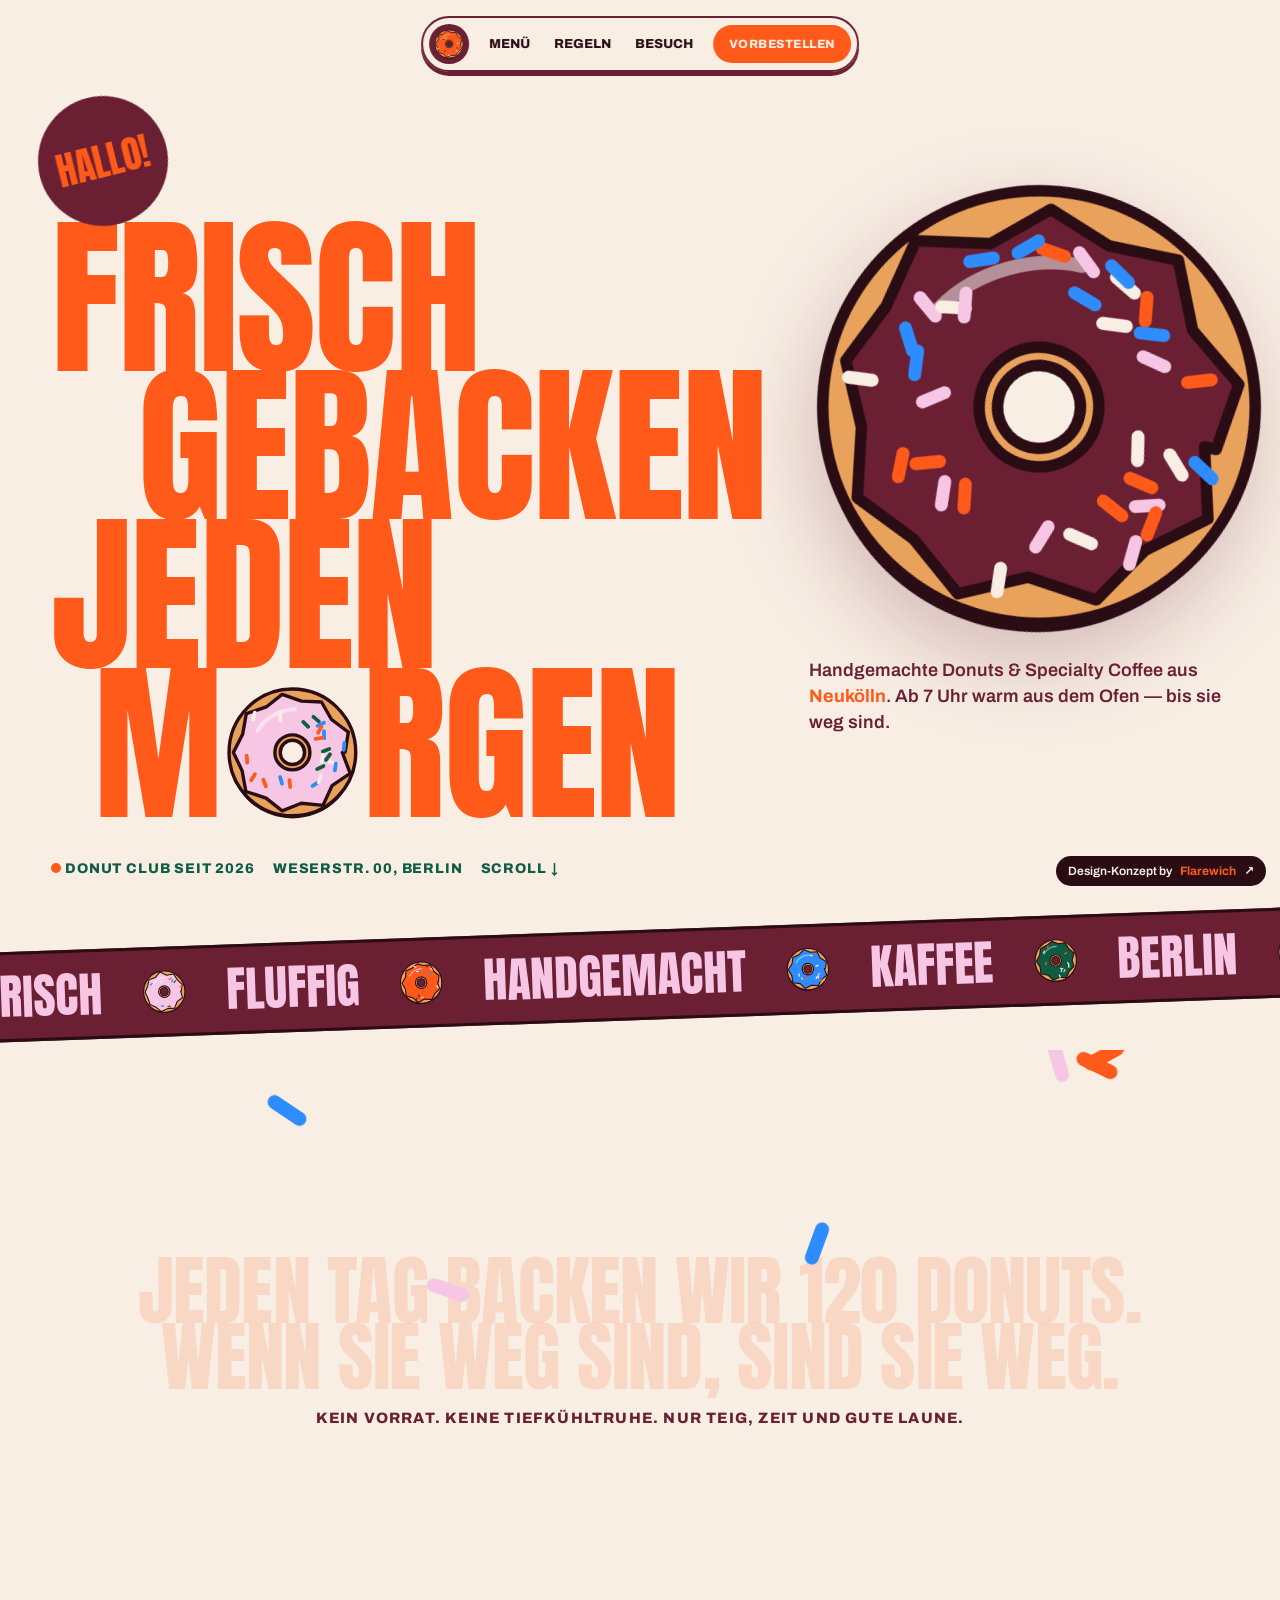
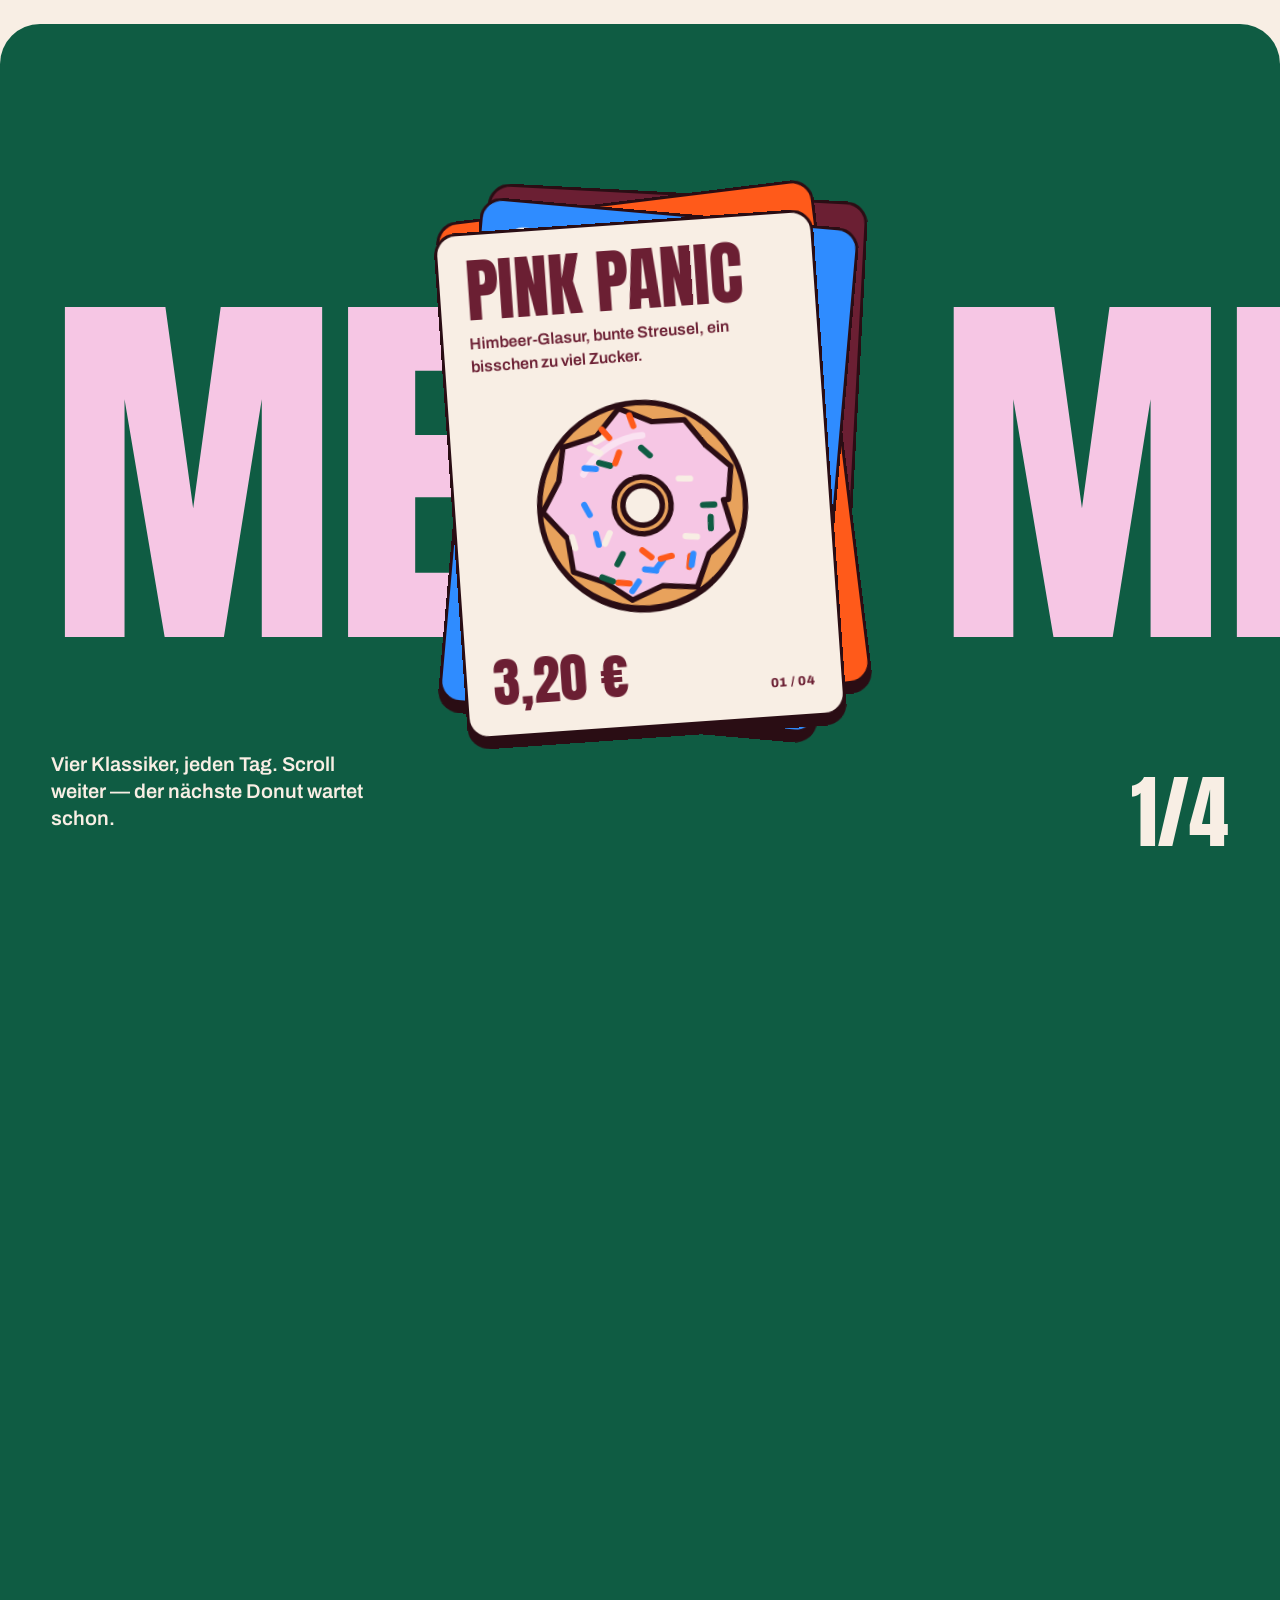
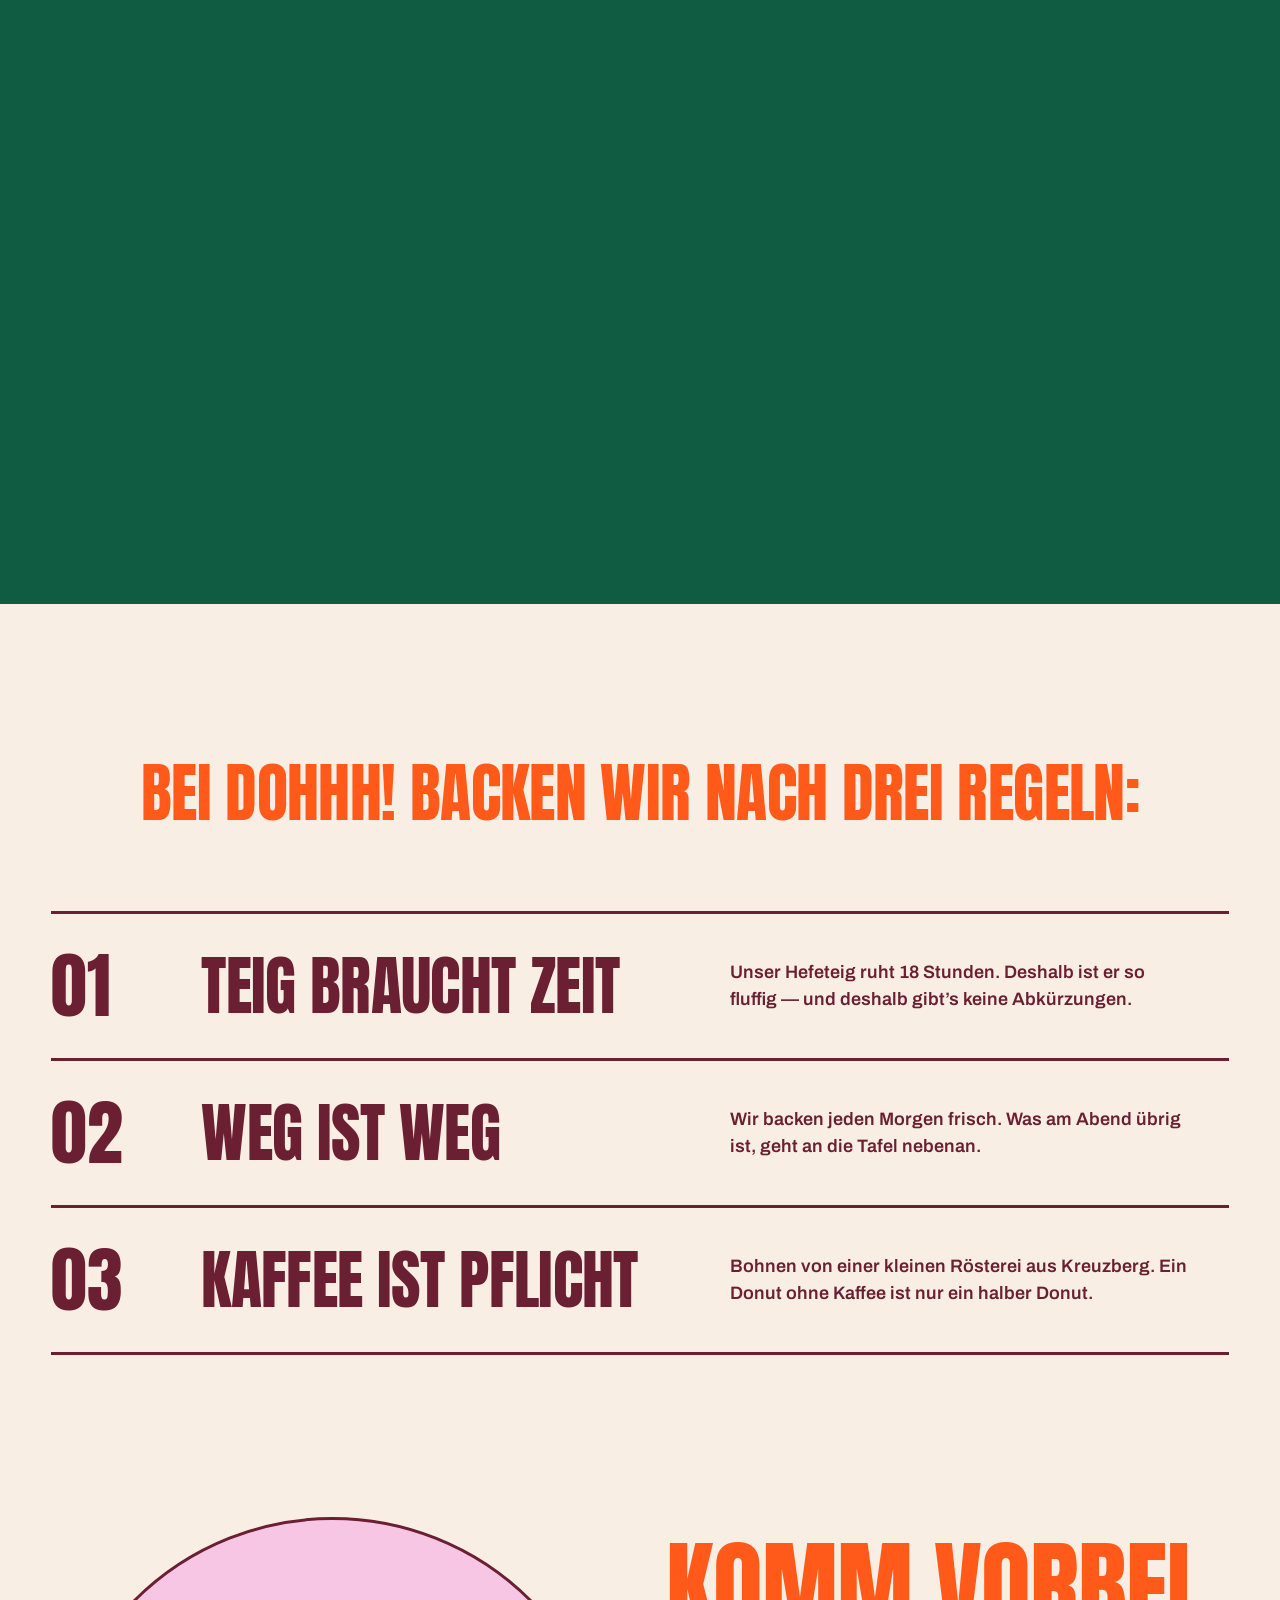
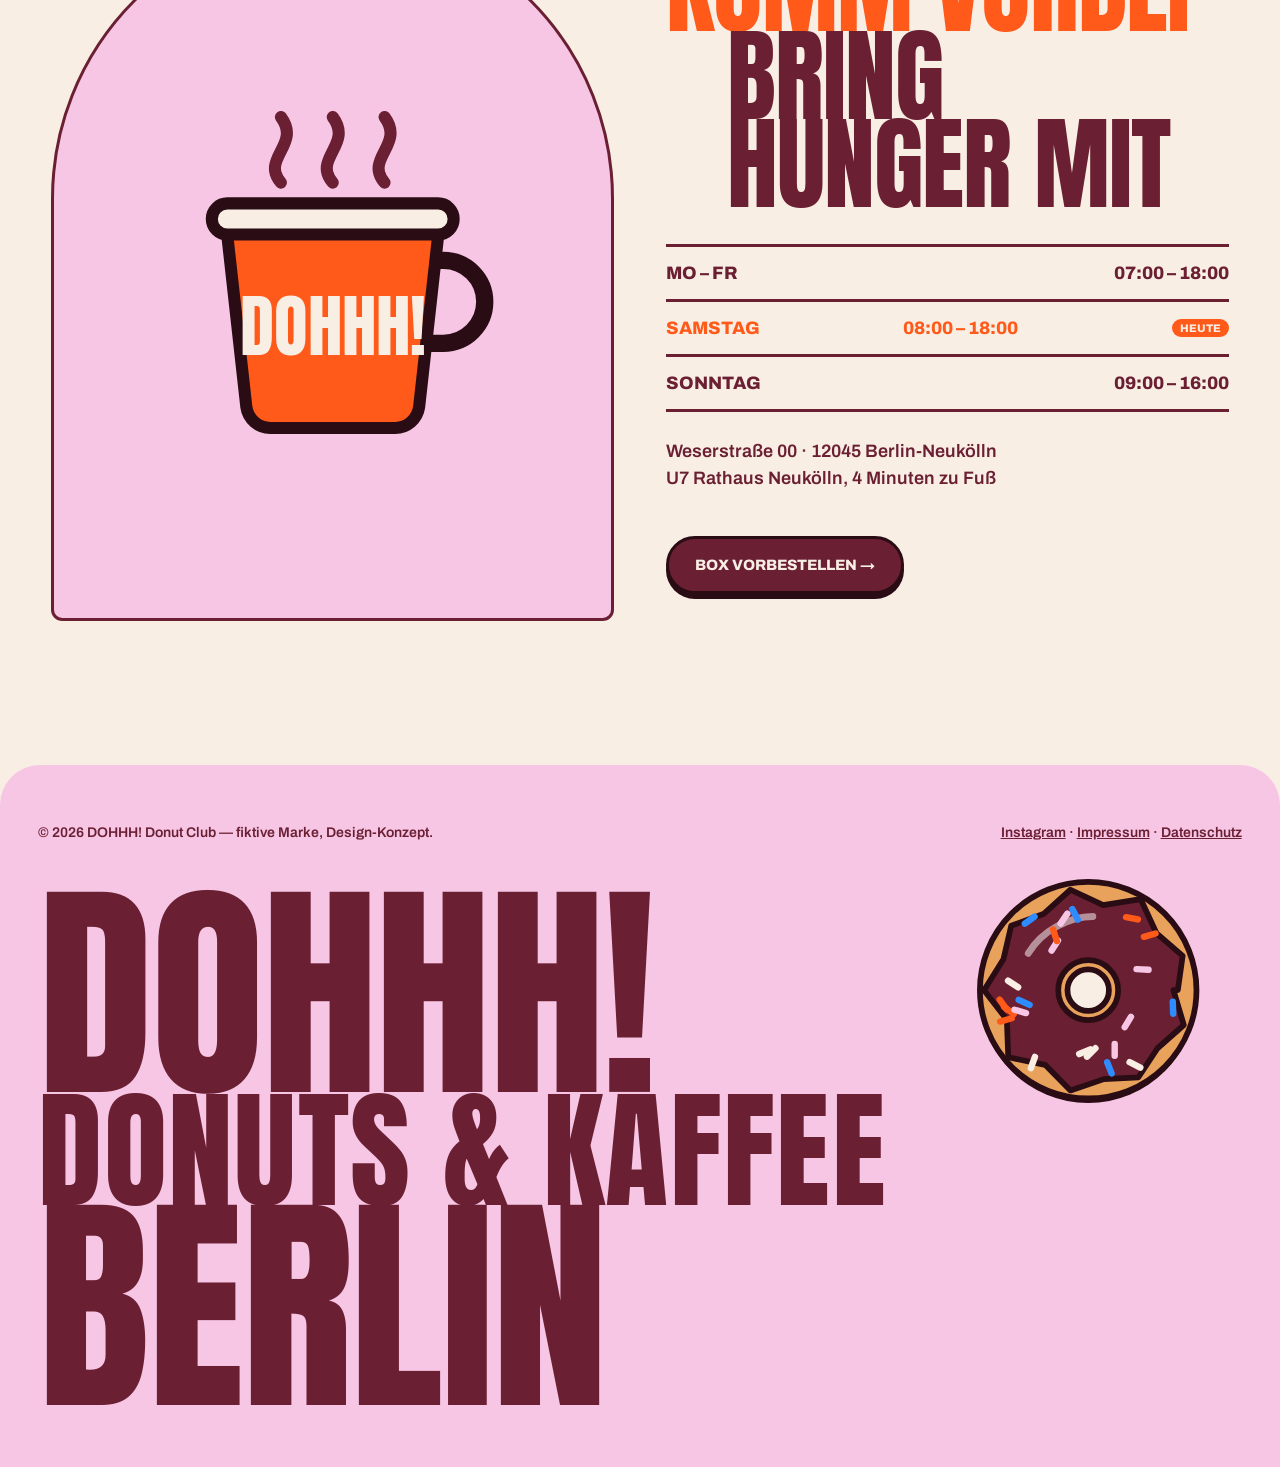
<file: concepts/dohhh/index.html>
<!doctype html>
<html lang="de">
<head>
<meta charset="utf-8" />
<meta name="viewport" content="width=device-width,initial-scale=1" />
<title>DOHHH! Donut Club — frisch gebacken in Berlin (Konzept)</title>
<meta name="description" content="Design-Konzept von Flarewich: Website für eine fiktive Donut-Bäckerei & Coffee Bar in Berlin." />
<meta name="theme-color" content="#f8eee4" />
<link rel="preconnect" href="https://fonts.googleapis.com" />
<link rel="preconnect" href="https://fonts.gstatic.com" crossorigin />
<link href="https://fonts.googleapis.com/css2?family=Anton&family=Archivo:wght@400;600;800&display=swap" rel="stylesheet" />
<style>
:root{
  --cream:#f8eee4; --orange:#ff5a1a; --wine:#6b1f33; --green:#0f5c43;
  --pink:#f6c6e4; --blue:#2f8cff; --ink:#2a0d14;
  --display:"Anton", Impact, "Arial Narrow", sans-serif;
  --body:"Archivo", system-ui, sans-serif;
  --ease:cubic-bezier(.2,.8,.2,1);
}
*{box-sizing:border-box}
html{scroll-behavior:smooth}
body{margin:0;background:var(--cream);color:var(--ink);font-family:var(--body);overflow-x:hidden;-webkit-font-smoothing:antialiased}
a{color:inherit;text-decoration:none}
img,svg{display:block}
.display{font-family:var(--display);text-transform:uppercase;line-height:.86;letter-spacing:-.01em;font-weight:400}

/* ---------- concept badge ---------- */
.concept{position:fixed;right:14px;bottom:14px;z-index:80;background:var(--ink);color:var(--cream);font:600 12px var(--body);padding:8px 12px;border-radius:999px;display:flex;gap:8px;align-items:center}
.concept b{color:var(--orange)}

/* ---------- pill nav ---------- */
.nav{position:fixed;top:16px;left:50%;transform:translateX(-50%);z-index:70;display:flex;align-items:center;gap:10px;
  padding:6px 6px 6px 6px;background:rgba(248,238,228,.88);backdrop-filter:blur(10px);border:2px solid var(--wine);border-radius:999px;
  box-shadow:0 4px 0 var(--wine);min-width:min(420px,calc(100% - 32px));justify-content:space-between}
.logo{width:40px;height:40px;border-radius:50%;background:var(--wine);display:grid;place-items:center}
.logo svg{width:30px;height:30px}
.nav-links{display:flex;gap:4px;font:800 13px var(--body);text-transform:uppercase}
.nav-links a{padding:8px 10px;border-radius:999px;transition:.2s}
.nav-links a:hover{background:var(--wine);color:var(--cream)}
.nav-cta{background:var(--orange);color:var(--cream);font:800 12px var(--body);text-transform:uppercase;letter-spacing:.04em;padding:12px 16px;border-radius:999px;transition:transform .2s var(--ease)}
.nav-cta:hover{transform:scale(1.06) rotate(-2deg)}

/* ---------- hero ---------- */
.hero{position:relative;min-height:100vh;padding:110px 4vw 80px;display:grid;grid-template-columns:1.2fr 1fr;align-items:end;overflow:hidden}
.hero h1{margin:0;color:var(--orange);font-size:clamp(70px,13.5vw,240px)}
.hero h1 .row{display:block;white-space:nowrap}
.hero h1 .row:nth-child(2){padding-left:.5em}
.hero h1 .row:nth-child(4){padding-left:.25em}
.hero h1 .o{display:inline-block;width:.78em;height:.78em;vertical-align:-.02em;margin:0 .02em}
.hero h1 .o svg{width:100%;height:100%;animation:spin 14s linear infinite}
@keyframes spin{to{transform:rotate(360deg)}}
.sticker{position:absolute;top:96px;left:3vw;width:130px;height:130px;border-radius:50%;background:var(--wine);color:var(--orange);
  display:grid;place-items:center;transform:rotate(-14deg);font:400 38px/1 var(--display);z-index:3;animation:wobble 3s ease-in-out infinite}
@keyframes wobble{50%{transform:rotate(-4deg) scale(1.05)}}
.hero-side{align-self:center;justify-self:end;max-width:420px;position:relative;z-index:2}
.hero-big-donut{width:min(36vw,460px);aspect-ratio:1;margin-left:auto;filter:drop-shadow(0 30px 40px rgba(107,31,51,.25));cursor:grab}
.hero-big-donut svg{width:100%;height:100%}
.hero-copy{margin-top:20px;font-size:18px;line-height:1.45;color:var(--wine);font-weight:600}
.hero-copy strong{color:var(--orange)}
.hero-tag{position:absolute;left:4vw;bottom:24px;font:800 14px var(--body);text-transform:uppercase;color:var(--green);letter-spacing:.06em;display:flex;gap:18px;align-items:center}
.hero-tag i{width:10px;height:10px;background:var(--orange);border-radius:50%;display:inline-block}

/* ---------- ticker ---------- */
.ticker-wrap{overflow:hidden;padding:30px 0}
.ticker{background:var(--wine);color:var(--pink);overflow:hidden;padding:18px 0;transform:rotate(-2deg);margin:0 -20px;border-block:3px solid var(--ink)}
.ticker-track{display:flex;gap:40px;width:max-content;animation:tick 28s linear infinite;font:400 48px/1 var(--display);text-transform:uppercase;align-items:center}
.ticker-track span{display:flex;align-items:center;gap:40px}
.ticker-track svg{width:44px;height:44px}
@keyframes tick{to{transform:translateX(-50%)}}

/* ---------- statement (sprinkles parallax) ---------- */
.statement{position:relative;padding:22vh 6vw;text-align:center;overflow:hidden}
.statement p{margin:0 auto;max-width:1100px;font-size:clamp(40px,6vw,96px);color:var(--orange)}
.statement p .w{display:inline-block;opacity:.15;transition:opacity .4s,transform .4s;transform:translateY(10px)}
.statement p .w.on{opacity:1;transform:none}
.statement small{display:block;margin-top:30px;font:800 15px var(--body);text-transform:uppercase;color:var(--wine);letter-spacing:.08em}
.spr{position:absolute;width:14px;height:44px;border-radius:8px;will-change:transform;pointer-events:none}

/* ---------- menu: sticky card stack ---------- */
.menu{background:var(--green);color:var(--pink);position:relative;height:420vh;border-radius:40px 40px 0 0}
.menu-stick{position:sticky;top:0;height:100vh;overflow:hidden;display:grid;place-items:center}
.menu-bg{position:absolute;inset:0;display:flex;align-items:center;justify-content:center;font-size:min(30vw,420px);color:var(--pink);white-space:nowrap;pointer-events:none}
.menu-intro{position:absolute;left:4vw;bottom:8vh;max-width:340px;font:600 20px/1.35 var(--body);color:var(--cream);z-index:1}
.menu-count{position:absolute;right:4vw;bottom:8vh;font:400 80px/1 var(--display);color:var(--cream);z-index:1}
.stack{position:relative;width:min(380px,78vw);aspect-ratio:3/4;z-index:2}
.card{position:absolute;inset:0;border-radius:22px;padding:26px;display:flex;flex-direction:column;border:3px solid var(--ink);
  box-shadow:0 10px 0 var(--ink);transition:transform .7s var(--ease),opacity .5s;will-change:transform}
.card h3{margin:0;font-size:clamp(46px,5.5vw,70px)}
.card p{margin:12px 0 0;font:600 16px/1.4 var(--body)}
.card .art{flex:1;display:grid;place-items:center}
.card .art svg{width:68%;animation:spin 18s linear infinite}
.card .cfoot{display:flex;justify-content:space-between;align-items:end}
.card .price{font:400 54px/1 var(--display)}
.card .num{font:800 13px var(--body);text-transform:uppercase;letter-spacing:.06em}
.card.gone{transform:translate(-140%,-10%) rotate(-28deg)!important;opacity:0}

/* ---------- rules ---------- */
.rules{padding:18vh 4vw 12vh}
.rules-head{font-size:clamp(34px,5vw,72px);color:var(--orange);text-align:center;margin:0 0 10vh}
.rule{display:grid;grid-template-columns:120px 1fr 1fr;gap:30px;align-items:center;padding:36px 0;border-top:3px solid var(--wine)}
.rule:last-child{border-bottom:3px solid var(--wine)}
.rule .n{font:400 72px/1 var(--display);color:var(--wine)}
.rule h3{margin:0;font-size:clamp(40px,5vw,80px);color:var(--wine);transition:color .3s}
.rule p{margin:0;font:600 18px/1.5 var(--body);color:var(--wine);max-width:460px}
.rule:hover h3{color:var(--orange)}
.rule .pop{position:fixed;width:180px;pointer-events:none;opacity:0;transform:scale(.6) rotate(-10deg);transition:opacity .2s,transform .3s var(--ease);z-index:60}
.rule:hover .pop{opacity:1;transform:scale(1) rotate(8deg)}

/* ---------- visit ---------- */
.visit{display:grid;grid-template-columns:1fr 1fr;gap:4vw;align-items:center;padding:6vh 4vw 16vh}
.arch{background:var(--pink);border-radius:999px 999px 40px 40px;aspect-ratio:4/5;display:grid;place-items:center;position:relative;overflow:hidden;border:3px solid var(--wine)}
.arch svg.cup{width:62%}
.arch .steam path{animation:steam 3s ease-in-out infinite;transform-origin:bottom}
.arch .steam path:nth-child(2){animation-delay:.6s}.arch .steam path:nth-child(3){animation-delay:1.2s}
@keyframes steam{0%,100%{opacity:.2;transform:translateY(6px)}50%{opacity:1;transform:translateY(-6px)}}
.visit h2{margin:0;font-size:clamp(56px,8vw,140px);color:var(--orange)}
.visit h2 span{color:var(--wine);display:block;padding-left:.6em}
.hours{margin-top:36px;border-top:3px solid var(--wine)}
.hours div{display:flex;justify-content:space-between;padding:16px 0;border-bottom:3px solid var(--wine);font:800 18px var(--body);color:var(--wine);text-transform:uppercase}
.hours div.today{color:var(--orange)}
.hours div.today::after{content:"heute";font-size:11px;background:var(--orange);color:var(--cream);padding:3px 8px;border-radius:99px;margin-left:10px;align-self:center}
.addr{margin-top:26px;font:600 18px/1.5 var(--body);color:var(--wine)}
.btn{display:inline-flex;gap:10px;align-items:center;margin-top:26px;background:var(--wine);color:var(--cream);font:800 15px var(--body);text-transform:uppercase;padding:18px 26px;border-radius:999px;border:3px solid var(--ink);box-shadow:0 5px 0 var(--ink);transition:transform .15s,box-shadow .15s}
.btn:hover{transform:translateY(3px);box-shadow:0 2px 0 var(--ink)}

/* ---------- giant footer ---------- */
.foot{background:var(--pink);color:var(--wine);padding:60px 3vw 4vw;border-radius:40px 40px 0 0;overflow:hidden;position:relative}
.foot-top{display:flex;justify-content:space-between;gap:20px;flex-wrap:wrap;font:600 14px var(--body)}
.foot-top a{text-decoration:underline}
.foot .giant{font-size:18.2vw;margin:6vh 0 0;white-space:nowrap}
.foot .giant span{display:block}
.foot .giant span:nth-child(2){font-size:.56em;letter-spacing:.01em}
.foot .giant span:nth-child(3){padding-bottom:.04em}
.foot-donut{position:absolute;right:6vw;top:110px;width:clamp(120px,18vw,260px);transition:transform .2s}

/* ---------- reveal ---------- */
.rv{opacity:0;transform:translateY(40px);transition:opacity .9s var(--ease),transform .9s var(--ease)}
.rv.in{opacity:1;transform:none}

/* ---------- responsive ---------- */
@media (max-width:860px){
  .nav-links{display:none}
  .hero{grid-template-columns:1fr;align-items:start;padding-top:120px}
  .hero-side{justify-self:stretch;max-width:none;display:flex;gap:16px;align-items:center;margin-top:20px}
  .hero-big-donut{width:40vw;flex:none;margin:0}
  .hero-copy{margin:0;font-size:15px}
  .sticker{width:90px;height:90px;font-size:26px;top:84px;left:auto;right:4vw}
  .hero-tag{position:static;margin-top:30px;flex-wrap:wrap;gap:10px}
  .ticker-track{font-size:32px}
  .menu-intro{font-size:15px;max-width:60vw;bottom:5vh}
  .menu-count{font-size:52px;bottom:5vh}
  .rule{grid-template-columns:60px 1fr;gap:10px 18px}
  .rule .n{font-size:44px}
  .rule p{grid-column:2;font-size:15px}
  .rule .pop{display:none}
  .visit{grid-template-columns:1fr}
  .arch{max-width:420px;width:100%;margin:0 auto}
  .concept{font-size:11px;right:10px;bottom:10px}
  .foot-donut{top:120px;width:90px}
}
@media (prefers-reduced-motion:reduce){*{animation:none!important;transition:none!important}.rv{opacity:1;transform:none}}
</style>
</head>
<body>

<a class="concept" href="https://www.flarewich.com" target="_blank" rel="noreferrer">Design-Konzept by <b>Flarewich</b> ↗</a>

<nav class="nav">
  <a class="logo" href="#top" aria-label="DOHHH!"><svg viewBox="0 0 100 100" data-donut="orange-mini"></svg></a>
  <div class="nav-links"><a href="#menu">Menü</a><a href="#regeln">Regeln</a><a href="#besuch">Besuch</a></div>
  <a class="nav-cta" href="#besuch">Vorbestellen</a>
</nav>

<main id="top">
  <!-- HERO -->
  <section class="hero">
    <div class="sticker">HALLO!</div>
    <h1 class="display" aria-label="Frisch gebacken jeden Morgen">
      <span class="row">Frisch</span>
      <span class="row">Gebacken</span>
      <span class="row">Jeden</span>
      <span class="row">M<span class="o"><svg viewBox="0 0 100 100" data-donut="pink"></svg></span>rgen</span>
    </h1>
    <div class="hero-side">
      <div class="hero-big-donut" id="bigDonut"><svg viewBox="0 0 100 100" data-donut="choco-big"></svg></div>
      <p class="hero-copy">Handgemachte Donuts & Specialty Coffee aus <strong>Neukölln</strong>. Ab 7 Uhr warm aus dem Ofen — bis sie weg sind.</p>
    </div>
    <div class="hero-tag"><span><i></i> Donut Club seit 2026</span><span>Weserstr. 00, Berlin</span><span>Scroll ↓</span></div>
  </section>

  <div class="ticker-wrap"><div class="ticker" aria-hidden="true"><div class="ticker-track" id="ticker"></div></div></div>

  <!-- STATEMENT -->
  <section class="statement" id="statement">
    <p class="display" id="stmt">Jeden Tag backen wir 120 Donuts. Wenn sie weg sind, sind sie weg.</p>
    <small>Kein Vorrat. Keine Tiefkühltruhe. Nur Teig, Zeit und gute Laune.</small>
  </section>

  <!-- MENU -->
  <section class="menu" id="menu">
    <div class="menu-stick">
      <div class="menu-bg display">Menü Menü</div>
      <div class="stack" id="stack"></div>
      <p class="menu-intro">Vier Klassiker, jeden Tag. Scroll weiter — der nächste Donut wartet schon.</p>
      <div class="menu-count" id="count">1/4</div>
    </div>
  </section>

  <!-- RULES -->
  <section class="rules" id="regeln">
    <h2 class="rules-head display rv">Bei DOHHH! backen wir nach drei Regeln:</h2>
    <div class="rule rv"><span class="n">01</span><h3 class="display">Teig braucht Zeit</h3><p>Unser Hefeteig ruht 18 Stunden. Deshalb ist er so fluffig — und deshalb gibt’s keine Abkürzungen.</p><svg class="pop" viewBox="0 0 100 100" data-donut="orange"></svg></div>
    <div class="rule rv"><span class="n">02</span><h3 class="display">Weg ist weg</h3><p>Wir backen jeden Morgen frisch. Was am Abend übrig ist, geht an die Tafel nebenan.</p><svg class="pop" viewBox="0 0 100 100" data-donut="pink"></svg></div>
    <div class="rule rv"><span class="n">03</span><h3 class="display">Kaffee ist Pflicht</h3><p>Bohnen von einer kleinen Rösterei aus Kreuzberg. Ein Donut ohne Kaffee ist nur ein halber Donut.</p><svg class="pop" viewBox="0 0 100 100" data-donut="choco"></svg></div>
  </section>

  <!-- VISIT -->
  <section class="visit" id="besuch">
    <div class="arch rv">
      <svg class="cup" viewBox="0 0 200 220" aria-hidden="true">
        <g class="steam" fill="none" stroke="#6b1f33" stroke-width="7" stroke-linecap="round">
          <path d="M70 60c-12-14 12-22 0-38"/><path d="M100 60c-12-14 12-22 0-38"/><path d="M130 60c-12-14 12-22 0-38"/>
        </g>
        <path d="M150 105h14a24 24 0 0 1 0 48h-18" fill="none" stroke="#2a0d14" stroke-width="10"/>
        <path d="M38 82h124l-12 108a14 14 0 0 1-14 12H64a14 14 0 0 1-14-12z" fill="#ff5a1a" stroke="#2a0d14" stroke-width="7"/>
        <rect x="30" y="72" width="140" height="18" rx="9" fill="#f8eee4" stroke="#2a0d14" stroke-width="7"/>
        <text x="100" y="160" text-anchor="middle" font-family="Anton, Impact" font-size="40" fill="#f8eee4">DOHHH!</text>
      </svg>
    </div>
    <div class="rv">
      <h2 class="display">Komm vorbei<span>bring Hunger mit</span></h2>
      <div class="hours" id="hours">
        <div data-d="1"><span>Mo – Fr</span><span>07:00 – 18:00</span></div>
        <div data-d="6"><span>Samstag</span><span>08:00 – 18:00</span></div>
        <div data-d="0"><span>Sonntag</span><span>09:00 – 16:00</span></div>
      </div>
      <p class="addr">Weserstraße 00 · 12045 Berlin-Neukölln<br/>U7 Rathaus Neukölln, 4 Minuten zu Fuß</p>
      <a class="btn" href="#top">Box vorbestellen →</a>
    </div>
  </section>
</main>

<footer class="foot">
  <div class="foot-top">
    <div>© 2026 DOHHH! Donut Club — fiktive Marke, Design-Konzept.</div>
    <div><a href="#top">Instagram</a> · <a href="#top">Impressum</a> · <a href="#top">Datenschutz</a></div>
  </div>
  <svg class="foot-donut" id="footDonut" viewBox="0 0 100 100" data-donut="choco"></svg>
  <h2 class="giant display"><span>DOHHH!</span><span>Donuts & Kaffee</span><span>Berlin</span></h2>
</footer>

<script>
/* ===== SVG donut generator ===== */
const PAL = {
  pink:   { icing:"#f6c6e4", spr:["#ff5a1a","#2f8cff","#0f5c43","#f8eee4"] },
  orange: { icing:"#ff5a1a", spr:["#f8eee4","#6b1f33","#f6c6e4","#2f8cff"] },
  choco:  { icing:"#6b1f33", spr:["#f6c6e4","#ff5a1a","#f8eee4","#2f8cff"] },
  green:  { icing:"#0f5c43", spr:["#f6c6e4","#ff5a1a","#f8eee4"] },
  blue:   { icing:"#2f8cff", spr:["#f8eee4","#ff5a1a","#f6c6e4"] },
};
function rnd(seed){ return () => (seed = (seed * 16807) % 2147483647) / 2147483647; }
function donutSVG(kind, seed = 7, sprinkles = 22){
  const key = kind.split("-")[0];
  const p = PAL[key] || PAL.pink;
  const r = rnd(seed * 97 + key.length * 13);
  // wobbly icing outline
  let d = "";
  const N = 18;
  for (let i = 0; i <= N; i++){
    const a = (i / N) * Math.PI * 2;
    const rad = 40 + (i % 2 ? 4.5 : -1.5) + (r() - .5) * 3;
    const x = 50 + Math.cos(a) * rad, y = 50 + Math.sin(a) * rad;
    d += (i ? "L" : "M") + x.toFixed(1) + " " + y.toFixed(1);
  }
  let spr = "";
  for (let i = 0; i < sprinkles; i++){
    const a = r() * Math.PI * 2, rr = 22 + r() * 18;
    const x = 50 + Math.cos(a) * rr, y = 50 + Math.sin(a) * rr;
    spr += `<rect x="${(x-1.4).toFixed(1)}" y="${(y-4).toFixed(1)}" width="2.8" height="8" rx="1.4" fill="${p.spr[i % p.spr.length]}" transform="rotate(${(r()*180)|0} ${x.toFixed(1)} ${y.toFixed(1)})"/>`;
  }
  return `
    <circle cx="50" cy="52" r="47" fill="#2a0d14"/>
    <circle cx="50" cy="50" r="47" fill="#e8a25c"/>
    <circle cx="50" cy="50" r="47" fill="none" stroke="#2a0d14" stroke-width="2.5"/>
    <path d="${d}Z" fill="${p.icing}" stroke="#2a0d14" stroke-width="2.5" stroke-linejoin="round"/>
    <path d="M24 34c6-10 18-16 28-16" fill="none" stroke="#fff" stroke-opacity=".5" stroke-width="3" stroke-linecap="round"/>
    ${spr}
    <circle cx="50" cy="50" r="13" fill="#e8a25c" stroke="#2a0d14" stroke-width="2.5"/>
    <circle cx="50" cy="50" r="9" fill="var(--hole, #f8eee4)" stroke="#2a0d14" stroke-width="2.5"/>`;
}
document.querySelectorAll("[data-donut]").forEach((el, i) => {
  const k = el.dataset.donut;
  el.innerHTML = donutSVG(k, i + 3, k.includes("mini") ? 10 : k.includes("big") ? 34 : 22);
});
document.querySelector(".logo svg").style.setProperty("--hole", "#6b1f33");

/* ===== ticker ===== */
const tk = document.getElementById("ticker");
const words = ["Frisch", "Fluffig", "Handgemacht", "Kaffee", "Berlin"];
const kinds = ["pink","orange","blue","green","choco"];
const chunk = words.map((w, i) => `<span>${w}<svg viewBox="0 0 100 100">${donutSVG(kinds[i], i + 40, 10)}</svg></span>`).join("");
tk.innerHTML = chunk + chunk + chunk + chunk;
tk.querySelectorAll("svg").forEach(s => s.style.setProperty("--hole", "#6b1f33"));

/* ===== big donut: drag to spin ===== */
const big = document.getElementById("bigDonut");
let rot = 0, vel = 0.15, dragging = false, lastX = 0;
big.addEventListener("pointerdown", e => { dragging = true; lastX = e.clientX; big.setPointerCapture(e.pointerId); big.style.cursor = "grabbing"; });
big.addEventListener("pointermove", e => { if (!dragging) return; vel = (e.clientX - lastX) * 0.6; lastX = e.clientX; });
big.addEventListener("pointerup", () => { dragging = false; big.style.cursor = "grab"; });
(function loop(){
  if (!dragging) vel += (0.15 - vel) * 0.02;
  rot += vel;
  big.style.transform = `rotate(${rot}deg)`;
  requestAnimationFrame(loop);
})();

/* ===== statement: words light up + sprinkle parallax ===== */
const stmt = document.getElementById("stmt");
stmt.innerHTML = stmt.textContent.split(" ").map(w => `<span class="w">${w}</span>`).join(" ");
const ws = [...stmt.querySelectorAll(".w")];
const stSec = document.getElementById("statement");
const sprColors = ["#ff5a1a","#2f8cff","#f6c6e4","#0f5c43","#6b1f33"];
const sprs = [];
for (let i = 0; i < 26; i++){
  const s = document.createElement("i");
  s.className = "spr";
  s.style.background = sprColors[i % sprColors.length];
  s.style.left = Math.random() * 100 + "%";
  s.style.top = Math.random() * 100 + "%";
  s.dataset.speed = (Math.random() * 0.6 + 0.2).toFixed(2);
  s.dataset.rot = (Math.random() * 360) | 0;
  stSec.appendChild(s); sprs.push(s);
}

/* ===== menu card stack ===== */
const items = [
  { name:"Pink Panic", kind:"pink", bg:"#f8eee4", fg:"#6b1f33", desc:"Himbeer-Glasur, bunte Streusel, ein bisschen zu viel Zucker.", price:"3,20 €" },
  { name:"Orange Crush", kind:"orange", bg:"#2f8cff", fg:"#f8eee4", desc:"Blutorangen-Curd im Inneren, karamellisierte Haube.", price:"3,50 €" },
  { name:"Dark Side", kind:"choco", bg:"#ff5a1a", fg:"#2a0d14", desc:"Belgische Zartbitter-Schokolade und Meersalz-Flocken.", price:"3,40 €" },
  { name:"Matcha Club", kind:"green", bg:"#6b1f33", fg:"#f6c6e4", desc:"Matcha-Ganache, weiße Schoki, für alle, die es grün mögen.", price:"3,80 €" },
];
const stack = document.getElementById("stack");
const tilts = [-4, 5, -7, 3];
items.forEach((it, i) => {
  const c = document.createElement("article");
  c.className = "card";
  c.style.background = it.bg; c.style.color = it.fg;
  c.style.zIndex = items.length - i;
  c.style.transform = `rotate(${tilts[i]}deg) translate(${i*8}px, ${i*-10}px)`;
  c.innerHTML = `<h3 class="display">${it.name}</h3><p>${it.desc}</p>
    <div class="art"><svg viewBox="0 0 100 100" style="--hole:${it.bg}">${donutSVG(it.kind, i + 20, 26)}</svg></div>
    <div class="cfoot"><span class="price">${it.price}</span><span class="num">${String(i+1).padStart(2,"0")} / 04</span></div>`;
  stack.appendChild(c);
});
const cards = [...stack.children];
const menu = document.getElementById("menu");
const count = document.getElementById("count");
const menuBg = document.querySelector(".menu-bg");

/* ===== rules: follow-cursor popup ===== */
document.querySelectorAll(".rule").forEach(r => {
  const pop = r.querySelector(".pop");
  r.addEventListener("pointermove", e => { pop.style.left = e.clientX + 20 + "px"; pop.style.top = e.clientY - 90 + "px"; });
});

/* ===== hours: highlight today ===== */
const day = new Date().getDay();
document.querySelectorAll("#hours div").forEach(d => {
  const k = +d.dataset.d;
  if ((k === 1 && day >= 1 && day <= 5) || k === day) d.classList.add("today");
});

/* ===== footer donut follows mouse ===== */
const fd = document.getElementById("footDonut");
document.querySelector(".foot").addEventListener("pointermove", e => {
  const r = e.currentTarget.getBoundingClientRect();
  const x = (e.clientX - r.left) / r.width - .5, y = (e.clientY - r.top) / r.height - .5;
  fd.style.transform = `translate(${x*60}px, ${y*40}px) rotate(${x*90}deg)`;
});

/* ===== scroll handler ===== */
function onScroll(){
  const vh = innerHeight;
  // statement words
  const sr = stSec.getBoundingClientRect();
  const prog = Math.min(1, Math.max(0, (vh * 0.8 - sr.top) / (sr.height * 0.7)));
  const lit = Math.floor(prog * ws.length);
  ws.forEach((w, i) => w.classList.toggle("on", i < lit));
  sprs.forEach(s => {
    s.style.transform = `translateY(${(sr.top) * -s.dataset.speed}px) rotate(${+s.dataset.rot + sr.top * .2}deg)`;
  });
  // menu stack
  const mr = menu.getBoundingClientRect();
  const total = mr.height - vh;
  const mp = Math.min(1, Math.max(0, -mr.top / total));
  const idx = Math.min(items.length - 1, Math.floor(mp * items.length));
  cards.forEach((c, i) => c.classList.toggle("gone", i < idx));
  count.textContent = `${idx + 1}/${items.length}`;
  menuBg.style.transform = `translateX(${(0.5 - mp) * 40}%)`;
}
addEventListener("scroll", onScroll, { passive:true });
onScroll();

/* ===== reveal ===== */
const io = new IntersectionObserver(es => es.forEach(e => { if (e.isIntersecting){ e.target.classList.add("in"); io.unobserve(e.target); } }), { threshold:.15 });
document.querySelectorAll(".rv").forEach(el => io.observe(el));
</script>
</body>
</html>
</file>
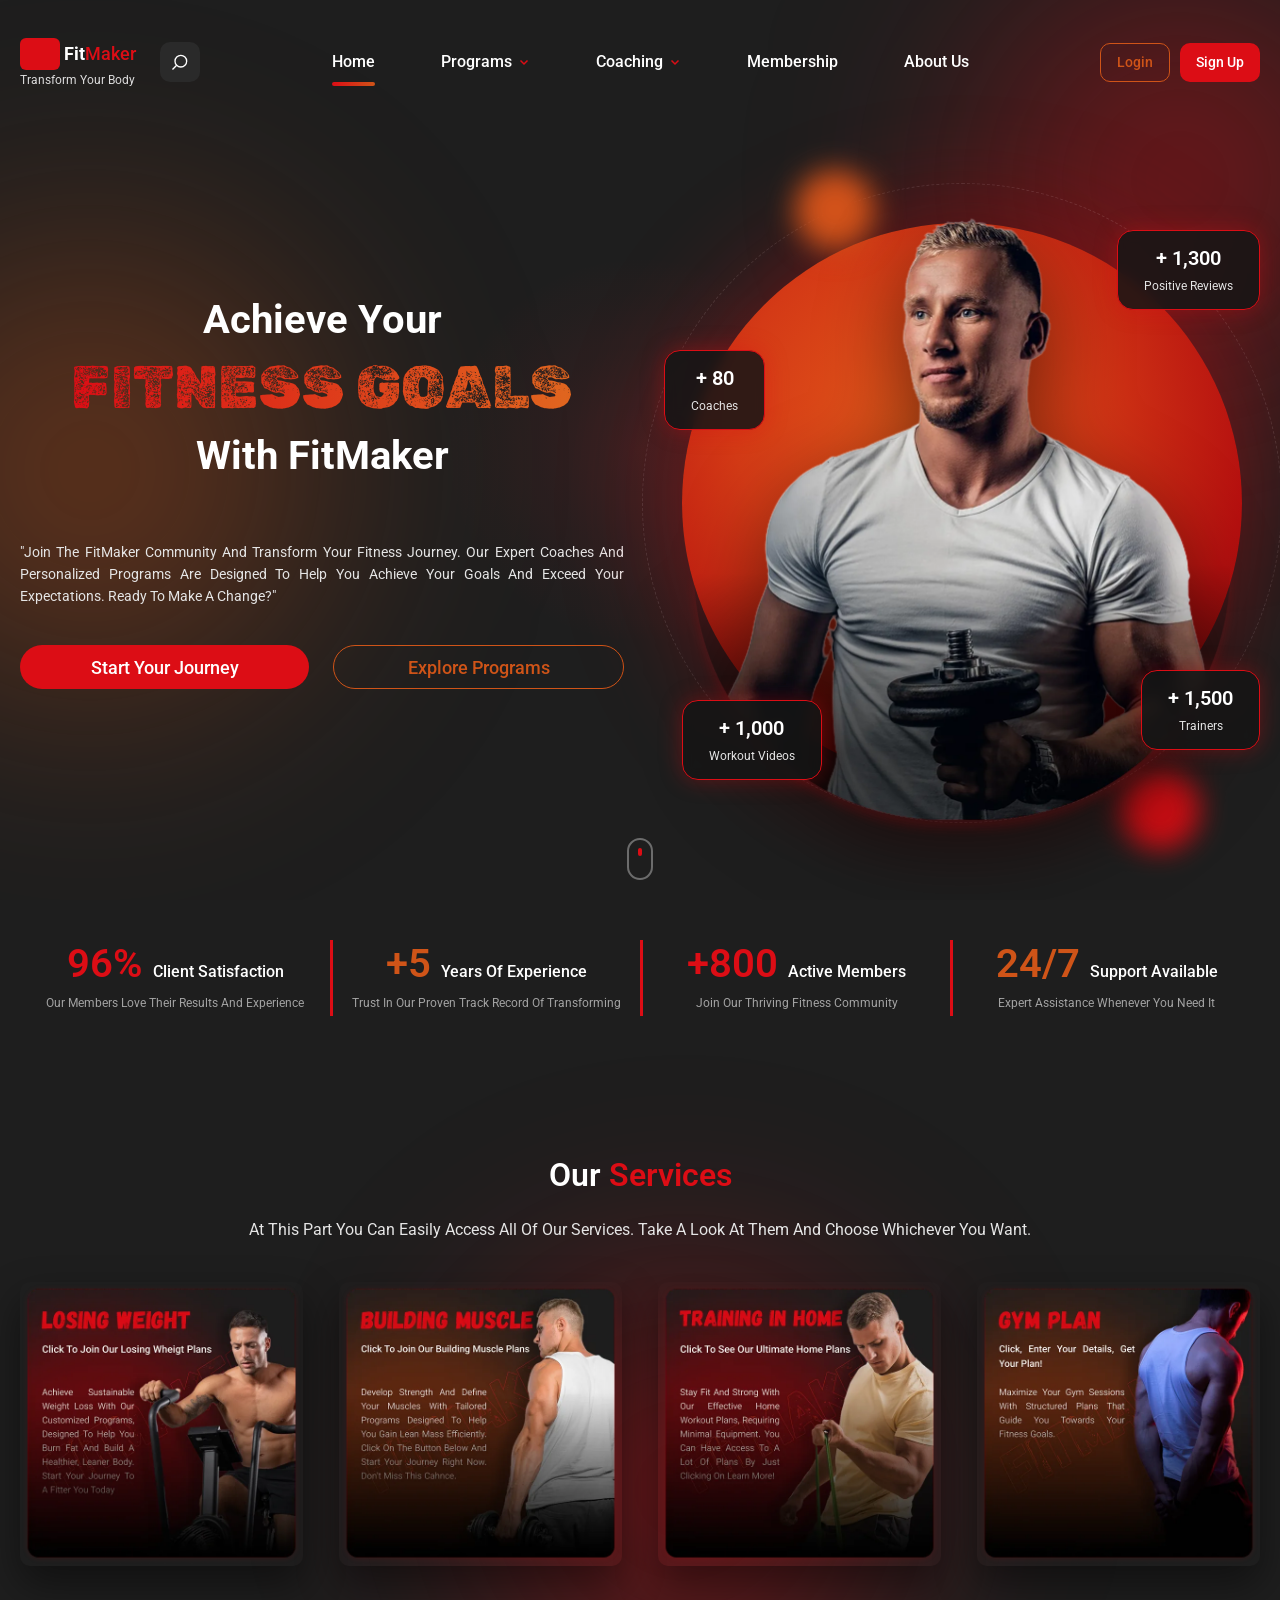
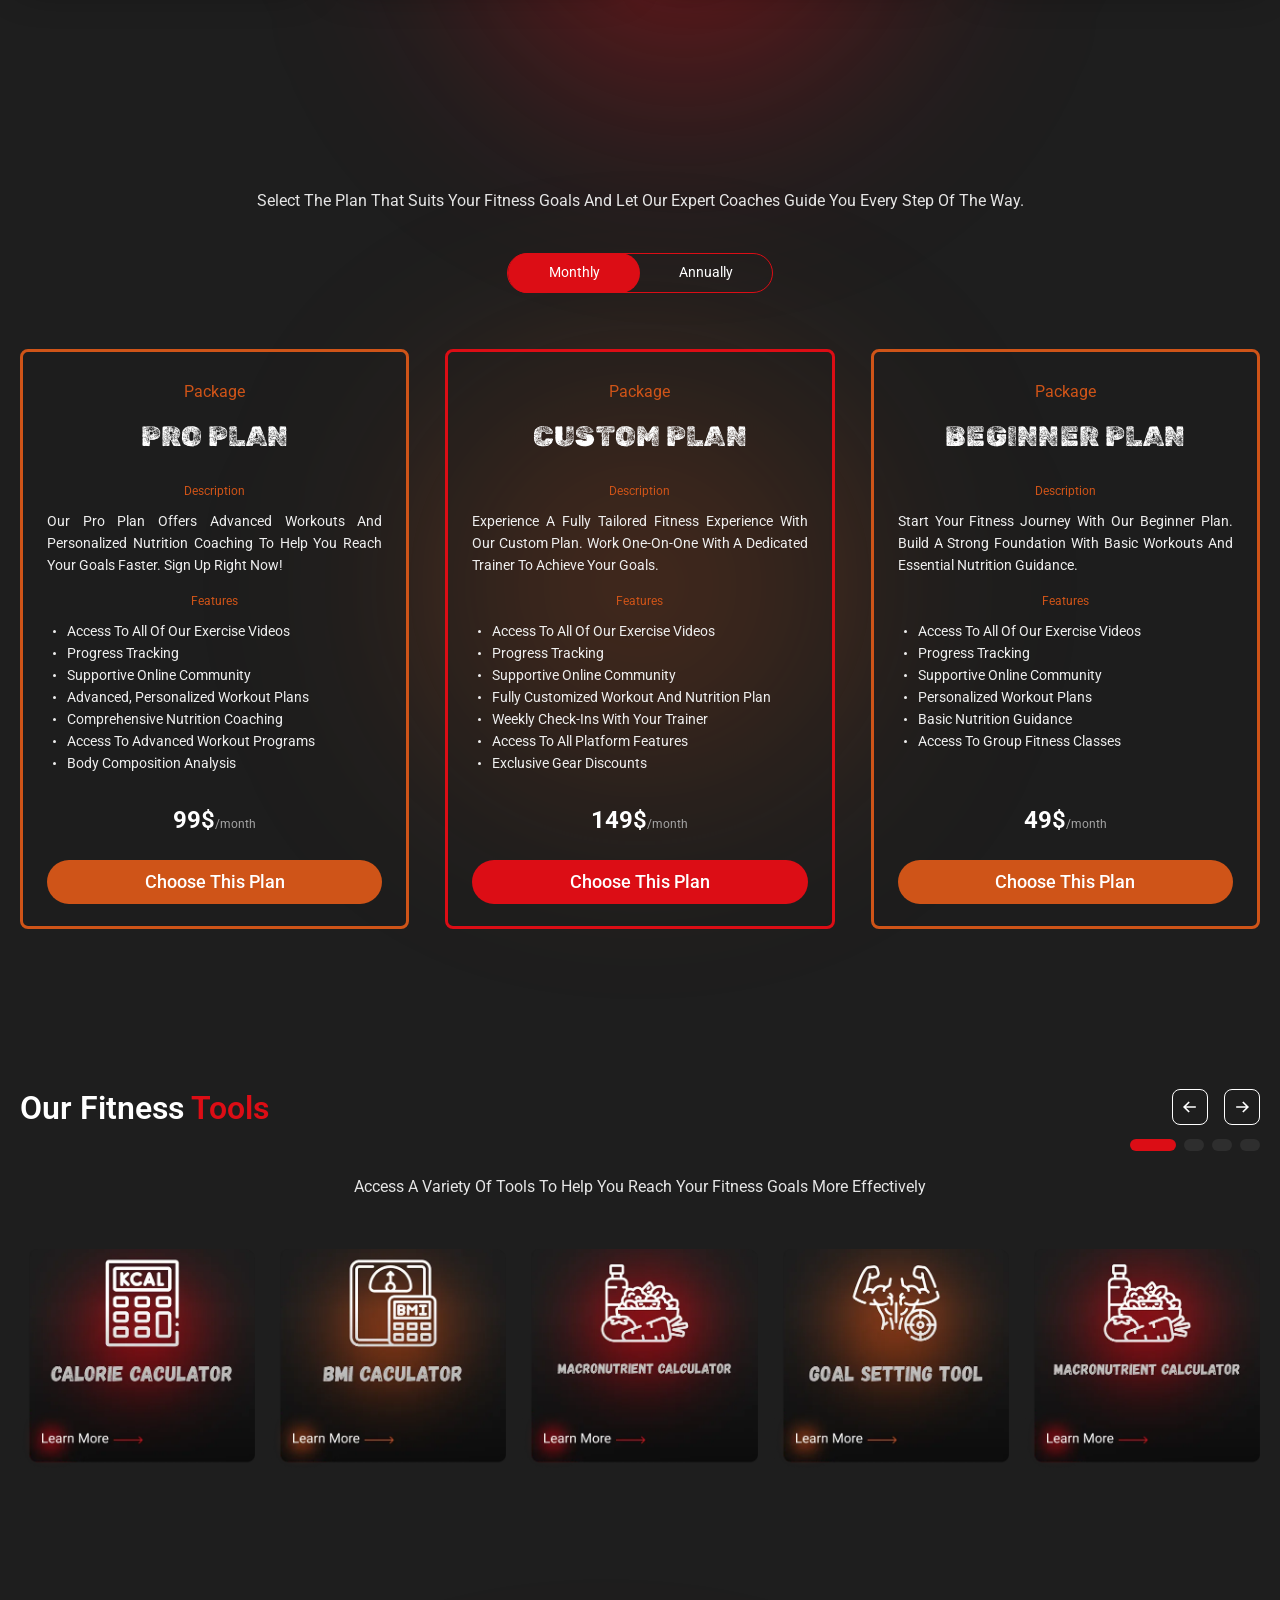
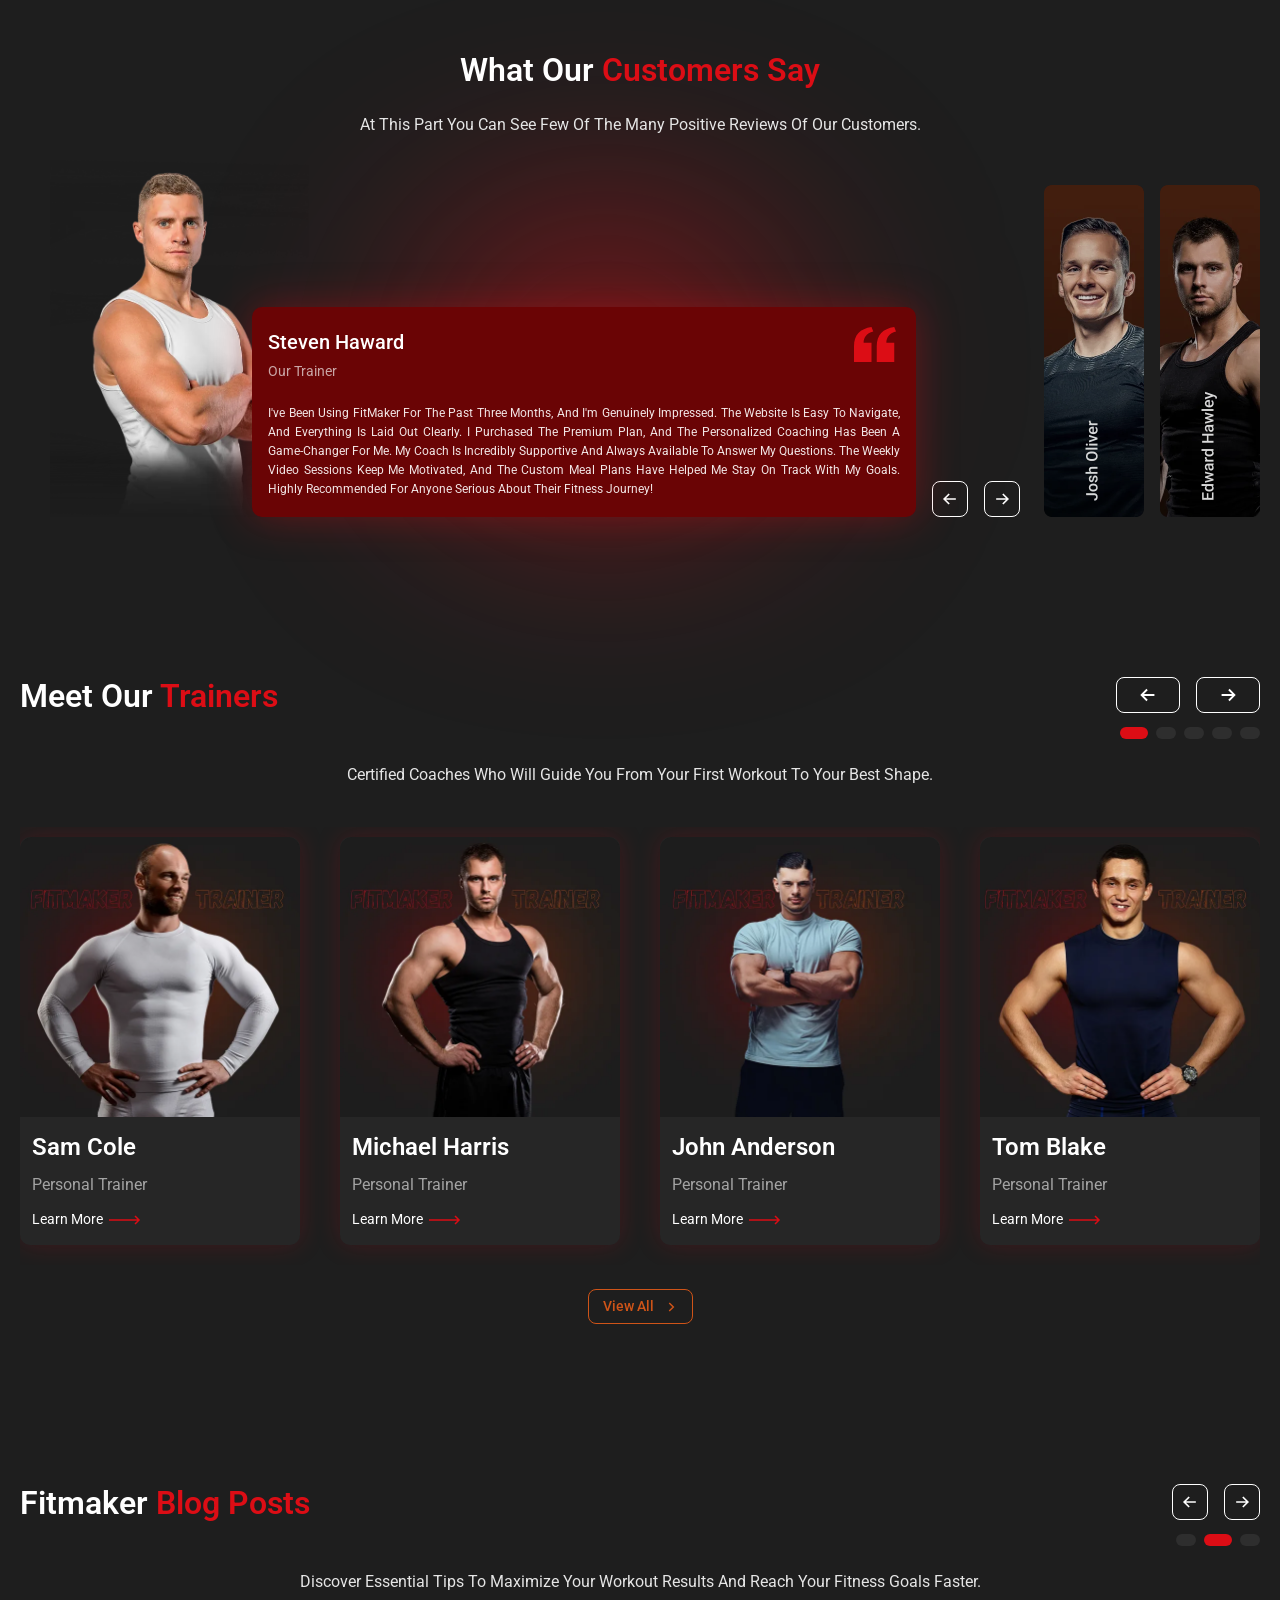
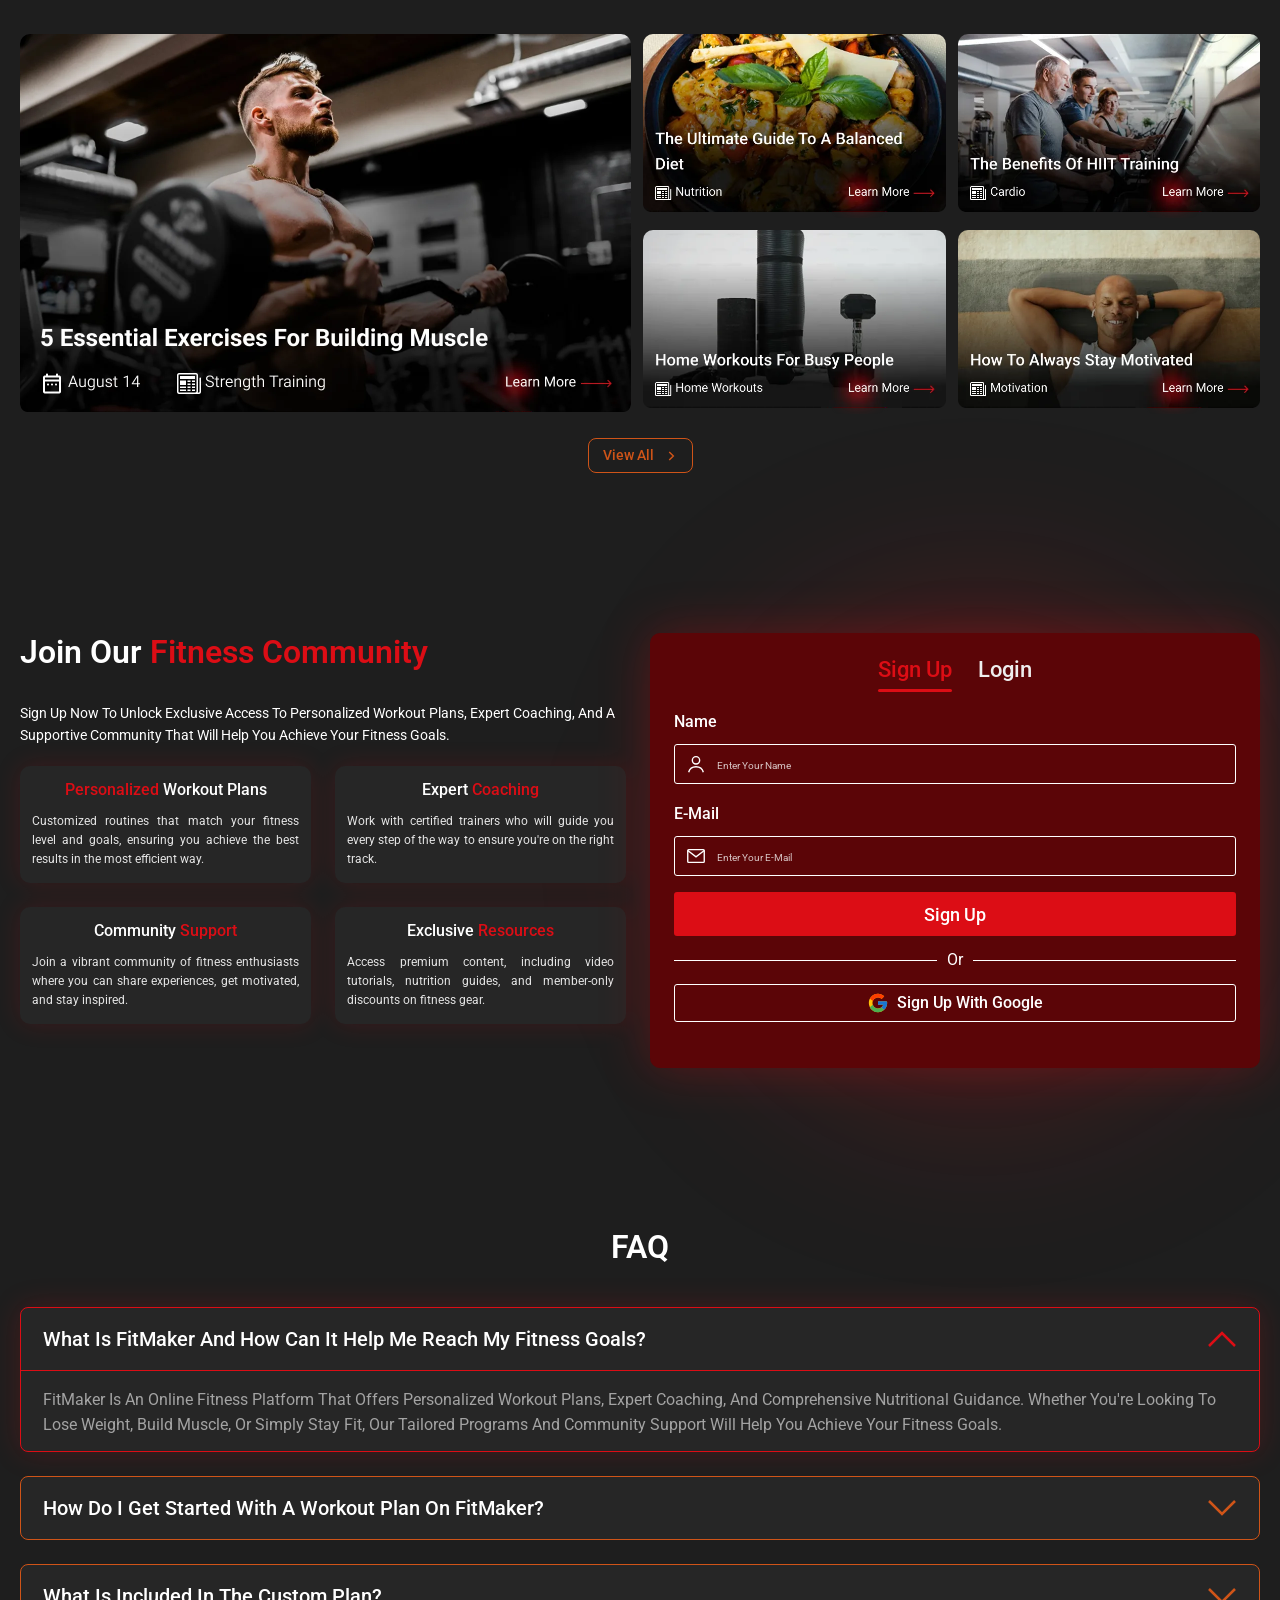
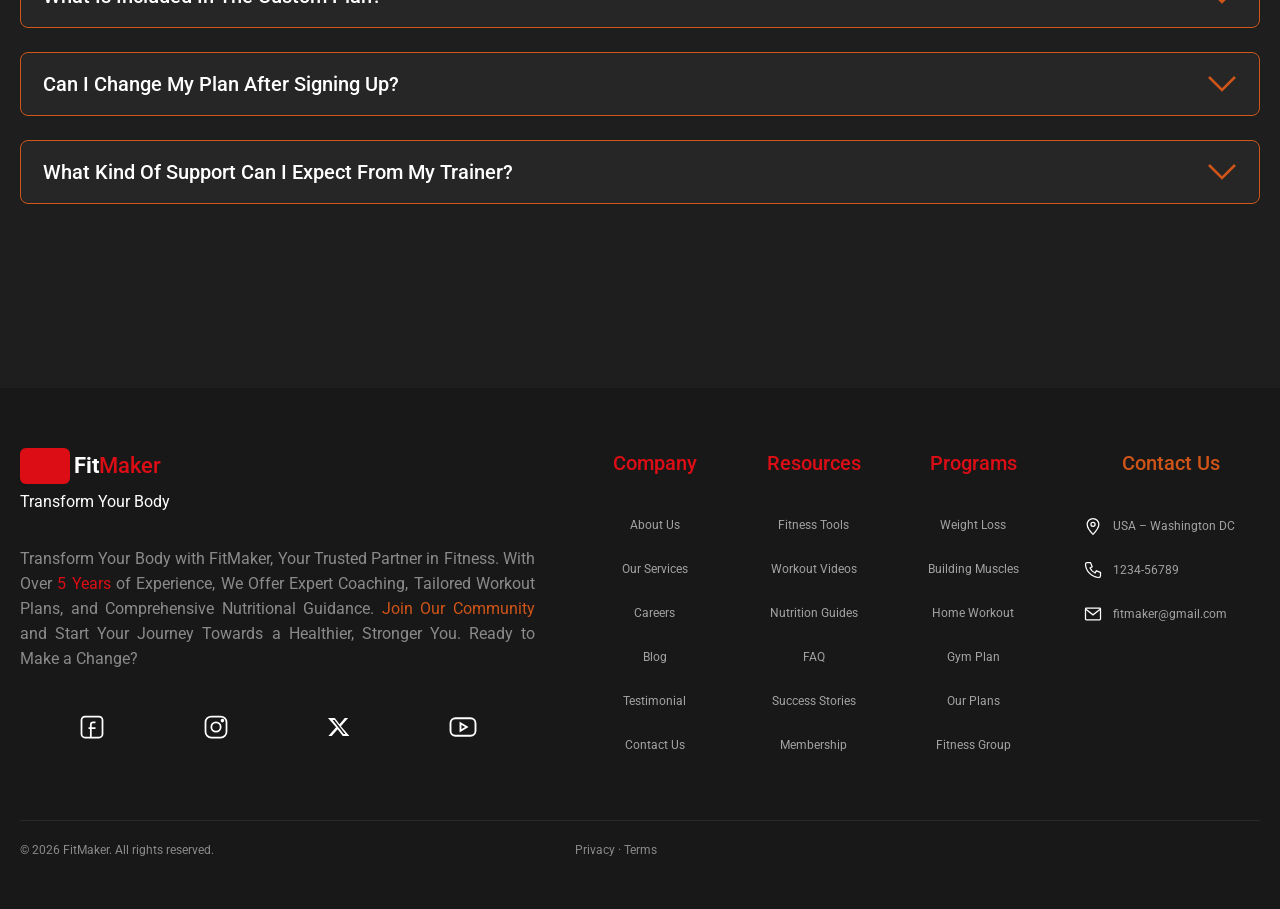
<file: concepts/fitmaker/index.html>
<!DOCTYPE html>
<html lang="en">
<head>
<meta charset="utf-8">
<meta name="viewport" content="width=device-width,initial-scale=1">
<title>FitMaker — Transform Your Body</title>
<meta name="description" content="FitMaker — online fitness platform: personalized workout plans, expert coaching and nutrition guidance.">
<link rel="preconnect" href="https://fonts.googleapis.com">
<link rel="preconnect" href="https://fonts.gstatic.com" crossorigin>
<link href="https://fonts.googleapis.com/css2?family=Roboto:wght@400;500;600;700&family=Rubik+Dirt&display=swap" rel="stylesheet">
<link rel="stylesheet" href="style.css">
</head>
<body class="pre">

<div class="loader" id="loader"><div class="lm"><i></i>Fit<b>Maker</b></div></div>
<div class="progress" id="progress"></div>
<div class="cursor-glow" id="cglow"></div>

<!-- ===== HEADER ===== -->
<header class="header" id="header">
  <div class="wrap">
    <div class="left">
      <a href="#home" class="logo"><span class="mark"><i></i>Fit<b>Maker</b></span><small>Transform Your Body</small></a>
      <button class="search" aria-label="Search"><svg width="20" height="20" viewBox="0 0 24 24" fill="none" stroke="#fff" stroke-width="1.6"><circle cx="13" cy="11" r="7"/><path d="M8 16l-5 5"/></svg></button>
    </div>
    <nav class="nav" id="nav">
      <a href="#home" class="active">Home</a>
      <a href="#services">Programs <svg width="12" height="12" viewBox="0 0 24 24" fill="none" stroke="#DC0D15" stroke-width="3"><path d="M5 9l7 7 7-7"/></svg></a>
      <a href="#trainers">Coaching <svg width="12" height="12" viewBox="0 0 24 24" fill="none" stroke="#DC0D15" stroke-width="3"><path d="M5 9l7 7 7-7"/></svg></a>
      <a href="#plans">Membership</a>
      <a href="#join">About Us</a>
    </nav>
    <div class="auth">
      <a href="#join" class="btn sm line" data-tab="login">Login</a>
      <a href="#join" class="btn sm red" data-tab="signup">Sign Up</a>
    </div>
    <button class="burger" id="burger" aria-label="Menu"><span></span><span></span><span></span></button>
  </div>
</header>

<!-- ===== HERO ===== -->
<section class="hero" id="home">
  <div class="glow o a"></div><div class="glow r b"></div>
  <div class="wrap">
    <div class="hero-text">
      <h1>
        <span class="line"><span>Achieve Your</span></span>
        <span class="line big"><span class="dirt grad">FITNESS GOALS</span></span>
        <span class="line"><span>With FitMaker</span></span>
      </h1>
      <p class="hero-fade">"Join The FitMaker Community And Transform Your Fitness Journey. Our Expert Coaches And Personalized Programs Are Designed To Help You Achieve Your Goals And Exceed Your Expectations. Ready To Make A Change?"</p>
      <div class="hero-cta hero-fade">
        <a href="#join" class="btn red">Start Your Journey</a>
        <a href="#services" class="btn line">Explore Programs</a>
      </div>
    </div>
    <div class="hero-visual" id="heroVisual">
      <div class="orb o1" data-depth="40"></div>
      <div class="ring" data-depth="8"></div>
      <div class="circle" data-depth="14"></div>
      <img class="man" src="img/hero-man.webp" alt="Fitness coach with a dumbbell" data-depth="24" width="1121" height="1266">
      <div class="orb o2" data-depth="34"></div>
      <div class="badge b1" data-depth="30"><b>+ <span data-count="80">0</span></b><small>Coaches</small></div>
      <div class="badge b2" data-depth="36"><b>+ <span data-count="1300">0</span></b><small>Positive Reviews</small></div>
      <div class="badge b3" data-depth="28"><b>+ <span data-count="1000">0</span></b><small>Workout Videos</small></div>
      <div class="badge b4" data-depth="32"><b>+ <span data-count="1500">0</span></b><small>Trainers</small></div>
    </div>
  </div>
  <a href="#stats" class="scroll-hint" aria-label="Scroll down"></a>
</section>

<!-- ===== STATS ===== -->
<section class="stats" id="stats">
  <div class="wrap">
    <div class="stat rv"><div class="num"><b><span data-count="96">0</span>%</b>Client Satisfaction</div><p>Our Members Love Their Results And Experience</p></div>
    <div class="stat rv" style="transition-delay:.1s"><div class="num"><b>+<span data-count="5">0</span></b>Years Of Experience</div><p>Trust In Our Proven Track Record Of Transforming</p></div>
    <div class="stat rv" style="transition-delay:.2s"><div class="num"><b>+<span data-count="800">0</span></b>Active Members</div><p>Join Our Thriving Fitness Community</p></div>
    <div class="stat rv" style="transition-delay:.3s"><div class="num"><b><span data-count="24">0</span>/7</b>Support Available</div><p>Expert Assistance Whenever You Need It</p></div>
  </div>
</section>

<!-- ===== SERVICES ===== -->
<section class="sec services" id="services">
  <div class="glow r a"></div>
  <div class="wrap">
    <h2 class="title c rv">Our <span class="red">Services</span></h2>
    <p class="sub c rv">At This Part You Can Easily Access All Of Our Services. Take A Look At Them And Choose Whichever You Want.</p>
    <div class="svc-grid">
      <a href="#plans" class="svc rv" data-tilt><img src="img/svc-weight.webp" alt="Losing Weight program" loading="lazy" width="600" height="602"><span class="shine"></span></a>
      <a href="#plans" class="svc rv" data-tilt style="transition-delay:.1s"><img src="img/svc-muscle.webp" alt="Building Muscle program" loading="lazy" width="600" height="602"><span class="shine"></span></a>
      <a href="#plans" class="svc rv" data-tilt style="transition-delay:.2s"><img src="img/svc-home.webp" alt="Training In Home program" loading="lazy" width="600" height="602"><span class="shine"></span></a>
      <a href="#plans" class="svc rv" data-tilt style="transition-delay:.3s"><img src="img/svc-gym.webp" alt="Gym Plan program" loading="lazy" width="600" height="602"><span class="shine"></span></a>
    </div>
  </div>
</section>

<!-- ===== PLANS ===== -->
<section class="sec plans" id="plans">
  <div class="glow o a"></div>
  <div class="wrap">
    <h2 class="title c rv">Our <span class="red">Plans</span></h2>
    <p class="sub c rv">Select The Plan That Suits Your Fitness Goals And Let Our Expert Coaches Guide You Every Step Of The Way.</p>
    <div class="toggle rv" id="billing"><span class="pill"></span><button data-b="m">Monthly</button><button data-b="a">Annually</button></div>
    <span class="save">2 months free with annual billing</span>
    <div class="plan-grid">
      <div class="plan rv">
        <div class="pk">Package</div><h3 class="dirt">PRO PLAN</h3>
        <div class="lbl">Description</div>
        <p class="desc">Our Pro Plan Offers Advanced Workouts And Personalized Nutrition Coaching To Help You Reach Your Goals Faster. Sign Up Right Now!</p>
        <div class="lbl" style="margin-top:16px">Features</div>
        <ul><li>Access To All Of Our Exercise Videos</li><li>Progress Tracking</li><li>Supportive Online Community</li><li>Advanced, Personalized Workout Plans</li><li>Comprehensive Nutrition Coaching</li><li>Access To Advanced Workout Programs</li><li>Body Composition Analysis</li></ul>
        <div class="price"><b data-m="99" data-a="990">99</b>$<small>/<span class="per">month</span></small></div>
        <a href="#join" class="btn orange">Choose This Plan</a>
      </div>
      <div class="plan hot rv" style="transition-delay:.12s">
        <div class="pk">Package</div><h3 class="dirt">CUSTOM PLAN</h3>
        <div class="lbl">Description</div>
        <p class="desc">Experience A Fully Tailored Fitness Experience With Our Custom Plan. Work One-On-One With A Dedicated Trainer To Achieve Your Goals.</p>
        <div class="lbl" style="margin-top:16px">Features</div>
        <ul><li>Access To All Of Our Exercise Videos</li><li>Progress Tracking</li><li>Supportive Online Community</li><li>Fully Customized Workout And Nutrition Plan</li><li>Weekly Check-Ins With Your Trainer</li><li>Access To All Platform Features</li><li>Exclusive Gear Discounts</li></ul>
        <div class="price"><b data-m="149" data-a="1490">149</b>$<small>/<span class="per">month</span></small></div>
        <a href="#join" class="btn red">Choose This Plan</a>
      </div>
      <div class="plan rv" style="transition-delay:.24s">
        <div class="pk">Package</div><h3 class="dirt">BEGINNER PLAN</h3>
        <div class="lbl">Description</div>
        <p class="desc">Start Your Fitness Journey With Our Beginner Plan. Build A Strong Foundation With Basic Workouts And Essential Nutrition Guidance.</p>
        <div class="lbl" style="margin-top:16px">Features</div>
        <ul><li>Access To All Of Our Exercise Videos</li><li>Progress Tracking</li><li>Supportive Online Community</li><li>Personalized Workout Plans</li><li>Basic Nutrition Guidance</li><li>Access To Group Fitness Classes</li></ul>
        <div class="price"><b data-m="49" data-a="490">49</b>$<small>/<span class="per">month</span></small></div>
        <a href="#join" class="btn orange">Choose This Plan</a>
      </div>
    </div>
  </div>
</section>

<!-- ===== TOOLS ===== -->
<section class="sec tools" id="tools">
  <div class="wrap">
    <div class="head-row">
      <h2 class="title rv l">Our Fitness <span class="red">Tools</span></h2>
      <div class="ctrls rv r">
        <div class="arrows"><button class="arr" data-prev="tools" aria-label="Previous"><svg width="20" height="20" viewBox="0 0 24 24" fill="none" stroke="#fff" stroke-width="2"><path d="M19 12H5M11 6l-6 6 6 6"/></svg></button><button class="arr" data-next="tools" aria-label="Next"><svg width="20" height="20" viewBox="0 0 24 24" fill="none" stroke="#fff" stroke-width="2"><path d="M5 12h14M13 6l6 6-6 6"/></svg></button></div>
        <div class="dots" data-dots="tools"></div>
      </div>
    </div>
    <p class="sub c rv">Access A Variety Of Tools To Help You Reach Your Fitness Goals More Effectively</p>
    <div class="track-wrap rv"><div class="track" data-track="tools" data-per="5">
      <a class="tool" href="#join"><img src="img/tool-calorie.webp" alt="Calorie calculator"></a>
      <a class="tool" href="#join"><img src="img/tool-bmi.webp" alt="BMI calculator"></a>
      <a class="tool" href="#join"><img src="img/tool-macro.webp" alt="Macronutrient calculator"></a>
      <a class="tool" href="#join"><img src="img/tool-goal.webp" alt="Goal setting tool"></a>
      <a class="tool" href="#join"><img src="img/tool-macro2.webp" alt="Macronutrient calculator"></a>
      <a class="tool" href="#join"><img src="img/tool-calorie.webp" alt="Calorie calculator"></a>
      <a class="tool" href="#join"><img src="img/tool-bmi.webp" alt="BMI calculator"></a>
      <a class="tool" href="#join"><img src="img/tool-goal.webp" alt="Goal setting tool"></a>
    </div></div>
  </div>
</section>

<!-- ===== REVIEWS ===== -->
<section class="sec reviews" id="reviews">
  <div class="glow r a"></div>
  <div class="wrap">
    <h2 class="title c rv">What Our <span class="red">Customers Say</span></h2>
    <p class="sub c rv">At This Part You Can See Few Of The Many Positive Reviews Of Our Customers.</p>
    <div class="rev rv">
      <div class="rev-photo"><img id="revImg" src="img/rev-steven.webp" alt="Steven Haward" loading="lazy"></div>
      <div class="rev-card" id="revCard">
        <h4 id="revName">Steven Haward</h4><div class="role" id="revRole">Our Trainer</div>
        <svg class="q" viewBox="0 0 48 40" fill="#DC0D15"><path d="M0 40V22C0 9 7 2 20 0l2 5C14 7 11 12 11 18h9v22H0zm26 0V22C26 9 33 2 46 0l2 5c-8 2-11 7-11 13h9v22H26z"/></svg>
        <p id="revText">I've Been Using FitMaker For The Past Three Months, And I'm Genuinely Impressed. The Website Is Easy To Navigate, And Everything Is Laid Out Clearly. I Purchased The Premium Plan, And The Personalized Coaching Has Been A Game-Changer For Me. My Coach Is Incredibly Supportive And Always Available To Answer My Questions. The Weekly Video Sessions Keep Me Motivated, And The Custom Meal Plans Have Helped Me Stay On Track With My Goals. Highly Recommended For Anyone Serious About Their Fitness Journey!</p>
      </div>
      <div class="rev-side">
        <div class="rev-nav">
          <button class="arr" id="revPrev" aria-label="Previous review"><svg width="20" height="20" viewBox="0 0 24 24" fill="none" stroke="#fff" stroke-width="2"><path d="M19 12H5M11 6l-6 6 6 6"/></svg></button>
          <button class="arr" id="revNext" aria-label="Next review"><svg width="20" height="20" viewBox="0 0 24 24" fill="none" stroke="#fff" stroke-width="2"><path d="M5 12h14M13 6l6 6-6 6"/></svg></button>
        </div>
        <div class="thumbs" id="revThumbs">
          <button data-i="1"><img src="img/rev-josh.webp" alt="Josh Oliver" loading="lazy"></button>
          <button data-i="2"><img src="img/rev-edward.webp" alt="Edward Hawley" loading="lazy"></button>
        </div>
      </div>
    </div>
  </div>
</section>

<!-- ===== TRAINERS ===== -->
<section class="sec trainers" id="trainers">
  <div class="wrap">
    <div class="head-row">
      <h2 class="title rv l">Meet Our <span class="red">Trainers</span></h2>
      <div class="ctrls rv r">
        <div class="arrows"><button class="arr wide" data-prev="tr" aria-label="Previous"><svg width="22" height="22" viewBox="0 0 24 24" fill="none" stroke="#fff" stroke-width="2"><path d="M19 12H5M11 6l-6 6 6 6"/></svg></button><button class="arr wide" data-next="tr" aria-label="Next"><svg width="22" height="22" viewBox="0 0 24 24" fill="none" stroke="#fff" stroke-width="2"><path d="M5 12h14M13 6l6 6-6 6"/></svg></button></div>
        <div class="dots small" data-dots="tr"></div>
      </div>
    </div>
    <p class="sub c rv">Certified Coaches Who Will Guide You From Your First Workout To Your Best Shape.</p>
    <div class="track-wrap rv"><div class="track" id="trTrack" data-track="tr" data-per="4"></div></div>
    <div class="center"><a href="#trainers" class="btn view">View All <svg width="14" height="14" viewBox="0 0 24 24" fill="none" stroke="currentColor" stroke-width="2.5"><path d="M9 5l7 7-7 7"/></svg></a></div>
  </div>
</section>

<!-- ===== BLOG ===== -->
<section class="sec blog" id="blog">
  <div class="wrap">
    <div class="head-row">
      <h2 class="title rv l">Fitmaker <span class="red">Blog Posts</span></h2>
      <div class="ctrls rv r">
        <div class="arrows"><button class="arr" aria-label="Previous"><svg width="20" height="20" viewBox="0 0 24 24" fill="none" stroke="#fff" stroke-width="2"><path d="M19 12H5M11 6l-6 6 6 6"/></svg></button><button class="arr" aria-label="Next"><svg width="20" height="20" viewBox="0 0 24 24" fill="none" stroke="#fff" stroke-width="2"><path d="M5 12h14M13 6l6 6-6 6"/></svg></button></div>
        <div class="dots small"><i></i><i class="on"></i><i></i></div>
      </div>
    </div>
    <p class="sub c rv">Discover Essential Tips To Maximize Your Workout Results And Reach Your Fitness Goals Faster.</p>
    <div class="blog-grid">
      <a href="#blog" class="post main rv l"><img src="img/blog-main.webp" alt="5 Essential Exercises For Building Muscle" loading="lazy"></a>
      <a href="#blog" class="post rv" style="transition-delay:.05s"><img src="img/blog-diet.webp" alt="The Ultimate Guide To A Balanced Diet" loading="lazy"></a>
      <a href="#blog" class="post rv" style="transition-delay:.15s"><img src="img/blog-hiit.webp" alt="The Benefits Of HIIT Training" loading="lazy"></a>
      <a href="#blog" class="post rv" style="transition-delay:.25s"><img src="img/blog-home.webp" alt="Home Workouts For Busy People" loading="lazy"></a>
      <a href="#blog" class="post rv" style="transition-delay:.35s"><img src="img/blog-motivation.webp" alt="How To Always Stay Motivated" loading="lazy"></a>
    </div>
    <div class="center"><a href="#blog" class="btn view">View All <svg width="14" height="14" viewBox="0 0 24 24" fill="none" stroke="currentColor" stroke-width="2.5"><path d="M9 5l7 7-7 7"/></svg></a></div>
  </div>
</section>

<!-- ===== JOIN ===== -->
<section class="sec join" id="join">
  <div class="glow r a"></div>
  <div class="wrap">
    <div class="rv l">
      <h2 class="title">Join Our <span class="red">Fitness Community</span></h2>
      <p class="lead">Sign Up Now To Unlock Exclusive Access To Personalized Workout Plans, Expert Coaching, And A Supportive Community That Will Help You Achieve Your Fitness Goals.</p>
      <div class="feat">
        <div><h4><span class="red">Personalized</span> Workout Plans</h4><p>Customized routines that match your fitness level and goals, ensuring you achieve the best results in the most efficient way.</p></div>
        <div><h4>Expert <span class="red">Coaching</span></h4><p>Work with certified trainers who will guide you every step of the way to ensure you're on the right track.</p></div>
        <div><h4>Community <span class="red">Support</span></h4><p>Join a vibrant community of fitness enthusiasts where you can share experiences, get motivated, and stay inspired.</p></div>
        <div><h4>Exclusive <span class="red">Resources</span></h4><p>Access premium content, including video tutorials, nutrition guides, and member-only discounts on fitness gear.</p></div>
      </div>
    </div>
    <div class="form rv r" id="authForm">
      <div class="tabs" id="tabs"><button class="on" data-t="signup">Sign Up</button><button data-t="login">Login</button><span class="bar"></span></div>
      <form class="pane on" data-p="signup" novalidate>
        <label for="nm">Name</label>
        <div class="field"><svg width="22" height="22" viewBox="0 0 24 24" fill="none" stroke="#fff" stroke-width="1.5"><circle cx="12" cy="8" r="4"/><path d="M4 21c1-4 4-6 8-6s7 2 8 6"/></svg><input id="nm" placeholder="Enter Your Name" required></div>
        <label for="em">E-Mail</label>
        <div class="field"><svg width="22" height="22" viewBox="0 0 24 24" fill="none" stroke="#fff" stroke-width="1.5"><rect x="3" y="5" width="18" height="14" rx="1"/><path d="M3 6l9 7 9-7"/></svg><input id="em" type="email" placeholder="Enter Your E-Mail" required></div>
        <button class="btn red full" type="submit">Sign Up</button>
        <div class="or">Or</div>
        <button class="gbtn" type="button"><svg width="22" height="22" viewBox="0 0 48 48"><path fill="#FFC107" d="M43.6 20.5H42V20H24v8h11.3C33.7 32.7 29.2 36 24 36c-6.6 0-12-5.4-12-12s5.4-12 12-12c3.1 0 5.8 1.2 7.9 3.1l5.7-5.7C34 6.1 29.3 4 24 4 12.9 4 4 12.9 4 24s8.9 20 20 20 20-8.9 20-20c0-1.3-.1-2.4-.4-3.5z"/><path fill="#FF3D00" d="M6.3 14.7l6.6 4.8C14.7 15.1 19 12 24 12c3.1 0 5.8 1.2 7.9 3.1l5.7-5.7C34 6.1 29.3 4 24 4 16.3 4 9.7 8.3 6.3 14.7z"/><path fill="#4CAF50" d="M24 44c5.2 0 9.9-2 13.4-5.2l-6.2-5.2C29.2 35.1 26.7 36 24 36c-5.2 0-9.6-3.3-11.3-8l-6.5 5C9.5 39.6 16.2 44 24 44z"/><path fill="#1976D2" d="M43.6 20.5H42V20H24v8h11.3c-.8 2.2-2.2 4.2-4.1 5.6l6.2 5.2C37 39.2 44 34 44 24c0-1.3-.1-2.4-.4-3.5z"/></svg>Sign Up With Google</button>
        <div class="ok"></div>
      </form>
      <form class="pane" data-p="login" novalidate>
        <label for="lem">E-Mail</label>
        <div class="field"><svg width="22" height="22" viewBox="0 0 24 24" fill="none" stroke="#fff" stroke-width="1.5"><rect x="3" y="5" width="18" height="14" rx="1"/><path d="M3 6l9 7 9-7"/></svg><input id="lem" type="email" placeholder="Enter Your E-Mail" required></div>
        <label for="lpw">Password</label>
        <div class="field"><svg width="22" height="22" viewBox="0 0 24 24" fill="none" stroke="#fff" stroke-width="1.5"><rect x="5" y="10" width="14" height="10" rx="1"/><path d="M8 10V7a4 4 0 018 0v3"/></svg><input id="lpw" type="password" placeholder="Enter Your Password" required></div>
        <button class="btn red full" type="submit">Login</button>
        <div class="or">Or</div>
        <button class="gbtn" type="button">Continue With Google</button>
        <div class="ok"></div>
      </form>
    </div>
  </div>
</section>

<!-- ===== FAQ ===== -->
<section class="sec faq" id="faq">
  <div class="wrap">
    <h2 class="title rv">FAQ</h2>
    <div id="faqList"></div>
  </div>
</section>

<!-- ===== FOOTER ===== -->
<footer class="footer">
  <div class="wrap">
    <div class="rv">
      <a href="#home" class="logo"><span class="mark"><i></i>Fit<b>Maker</b></span><small>Transform Your Body</small></a>
      <p class="about">Transform Your Body with FitMaker, Your Trusted Partner in Fitness. With Over <span class="red">5 Years</span> of Experience, We Offer Expert Coaching, Tailored Workout Plans, and Comprehensive Nutritional Guidance. <a href="#join" class="orange">Join Our Community</a> and Start Your Journey Towards a Healthier, Stronger You. Ready to Make a Change?</p>
      <div class="soc">
        <a href="#" aria-label="Facebook"><svg width="28" height="28" viewBox="0 0 24 24" fill="none" stroke="#fff" stroke-width="1.5"><rect x="3" y="3" width="18" height="18" rx="3"/><path d="M15 8h-2a2 2 0 00-2 2v11M9 13h6"/></svg></a>
        <a href="#" aria-label="Instagram"><svg width="28" height="28" viewBox="0 0 24 24" fill="none" stroke="#fff" stroke-width="1.5"><rect x="3" y="3" width="18" height="18" rx="5"/><circle cx="12" cy="12" r="4"/><circle cx="17.5" cy="6.5" r=".8" fill="#fff"/></svg></a>
        <a href="#" aria-label="X"><svg width="24" height="24" viewBox="0 0 24 24" fill="#fff"><path d="M17.8 3h3.3l-7.2 8.2L22.4 21h-6.6l-5.2-6.8L4.7 21H1.4l7.7-8.8L1 3h6.8l4.7 6.2L17.8 3zm-1.2 16h1.8L7.5 4.9H5.6L16.6 19z"/></svg></a>
        <a href="#" aria-label="YouTube"><svg width="30" height="30" viewBox="0 0 24 24" fill="none" stroke="#fff" stroke-width="1.5"><rect x="2" y="5" width="20" height="14" rx="4"/><path d="M10 9l5 3-5 3z"/></svg></a>
      </div>
    </div>
    <div class="fcols rv" style="transition-delay:.15s">
      <div><h5>Company</h5><a href="#join">About Us</a><a href="#services">Our Services</a><a href="#">Careers</a><a href="#blog">Blog</a><a href="#reviews">Testimonial</a><a href="#join">Contact Us</a></div>
      <div><h5>Resources</h5><a href="#tools">Fitness Tools</a><a href="#">Workout Videos</a><a href="#">Nutrition Guides</a><a href="#faq">FAQ</a><a href="#reviews">Success Stories</a><a href="#plans">Membership</a></div>
      <div><h5>Programs</h5><a href="#services">Weight Loss</a><a href="#services">Building Muscles</a><a href="#services">Home Workout</a><a href="#services">Gym Plan</a><a href="#plans">Our Plans</a><a href="#">Fitness Group</a></div>
      <div class="c4"><h5>Contact Us</h5>
        <a><svg width="20" height="20" viewBox="0 0 24 24" fill="none" stroke="#fff" stroke-width="1.5"><path d="M12 22s7-7 7-12a7 7 0 10-14 0c0 5 7 12 7 12z"/><circle cx="12" cy="10" r="2.5"/></svg>USA – Washington DC</a>
        <a><svg width="20" height="20" viewBox="0 0 24 24" fill="none" stroke="#fff" stroke-width="1.5"><path d="M5 3h4l2 5-2.5 1.5a11 11 0 006 6L16 13l5 2v4a2 2 0 01-2 2A17 17 0 013 5a2 2 0 012-2"/></svg>1234-56789</a>
        <a><svg width="20" height="20" viewBox="0 0 24 24" fill="none" stroke="#fff" stroke-width="1.5"><rect x="3" y="5" width="18" height="14" rx="1"/><path d="M3 6l9 7 9-7"/></svg>fitmaker@gmail.com</a>
      </div>
    </div>
  </div>
  <div class="wrap copy"><span>© 2026 FitMaker. All rights reserved.</span><span>Privacy · Terms</span></div>
</footer>

<button class="totop" id="totop" aria-label="Back to top"><svg width="20" height="20" viewBox="0 0 24 24" fill="none" stroke="#fff" stroke-width="2.5"><path d="M12 19V5M6 11l6-6 6 6"/></svg></button>

<script src="main.js"></script>
</body>
</html>
</file>
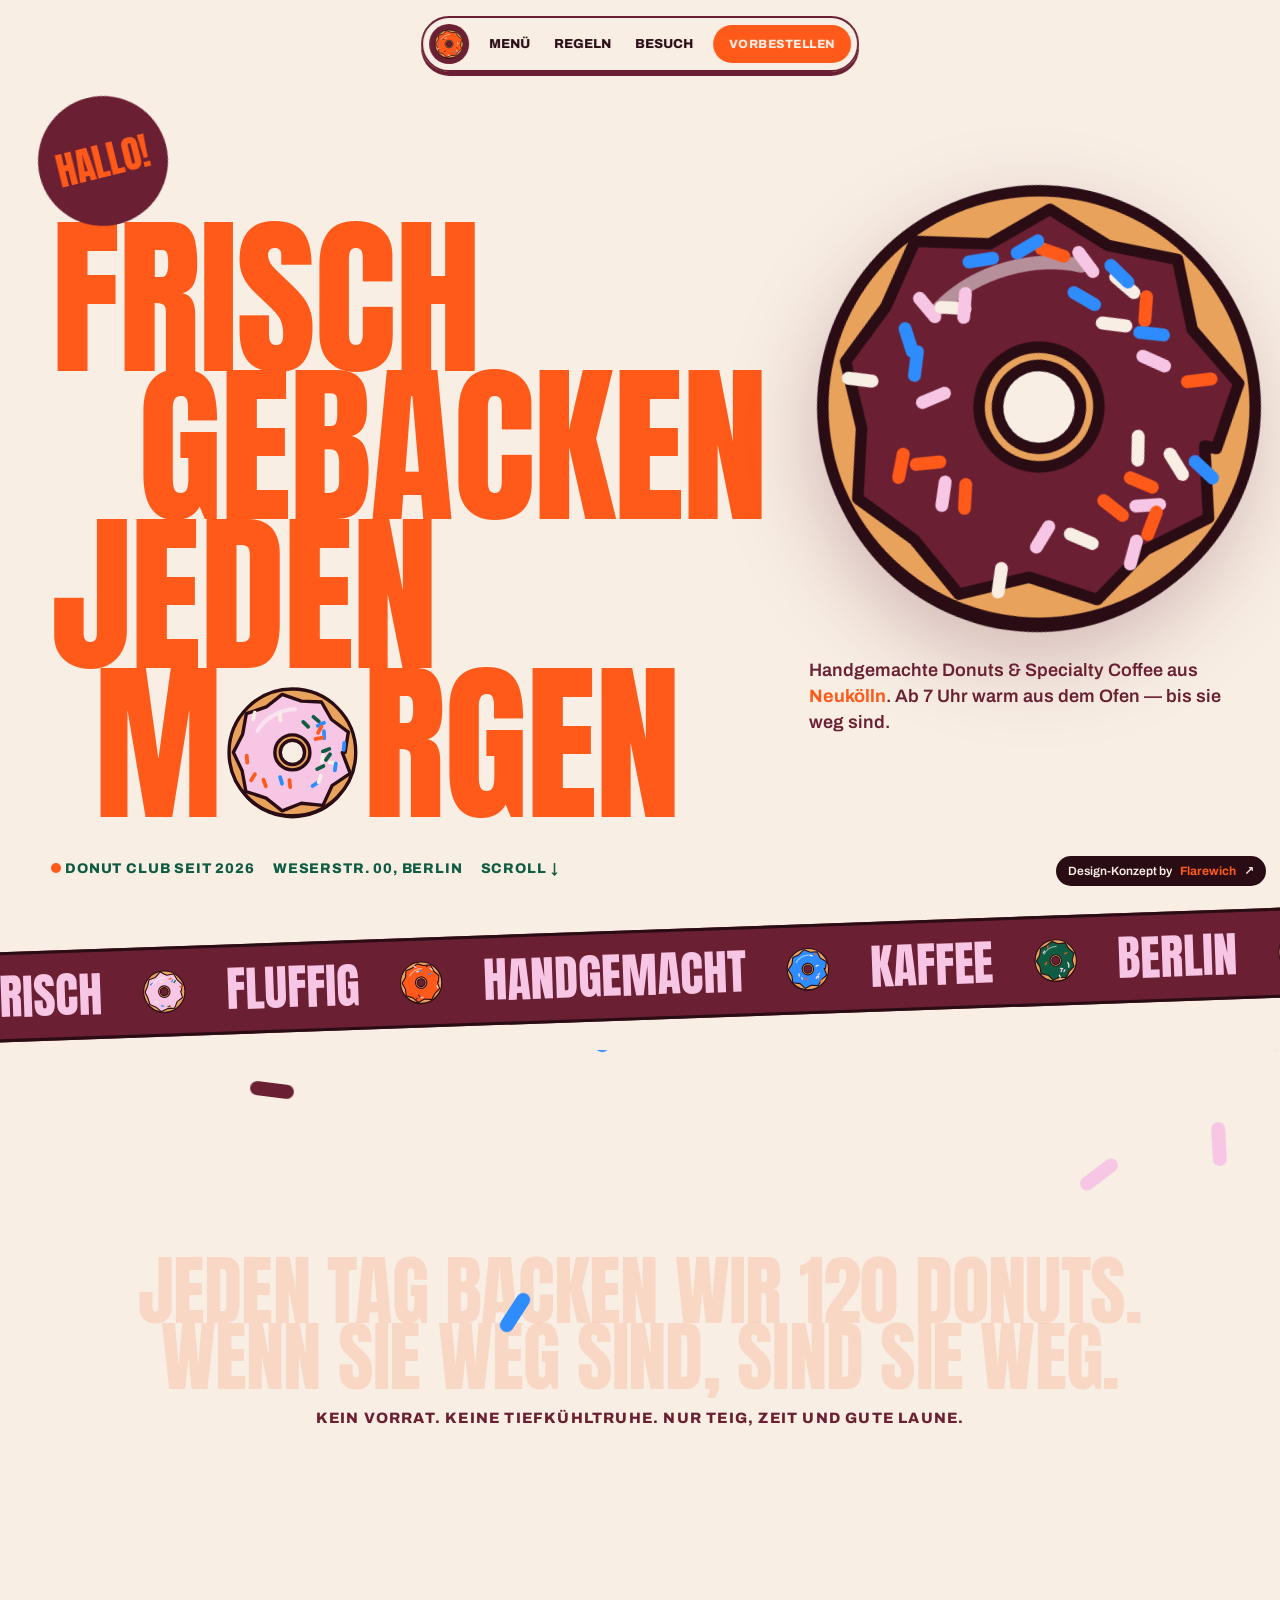
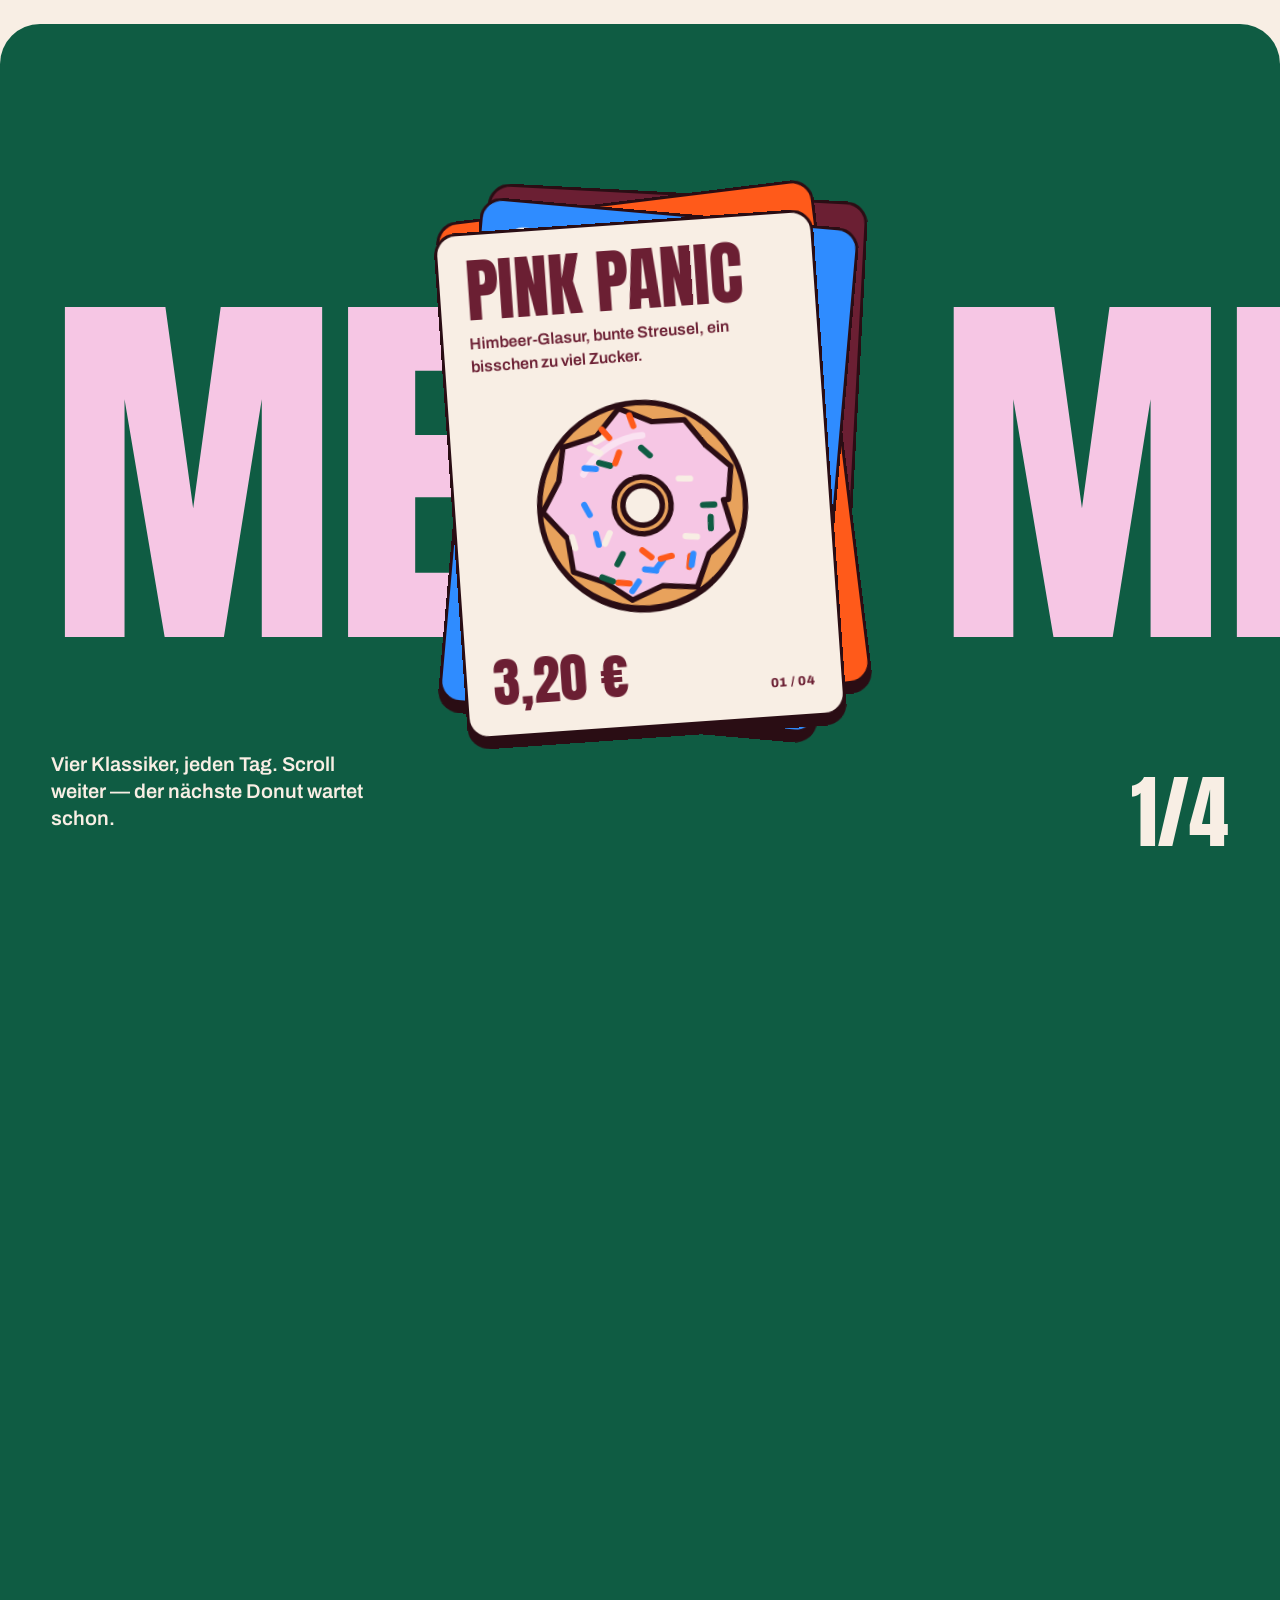
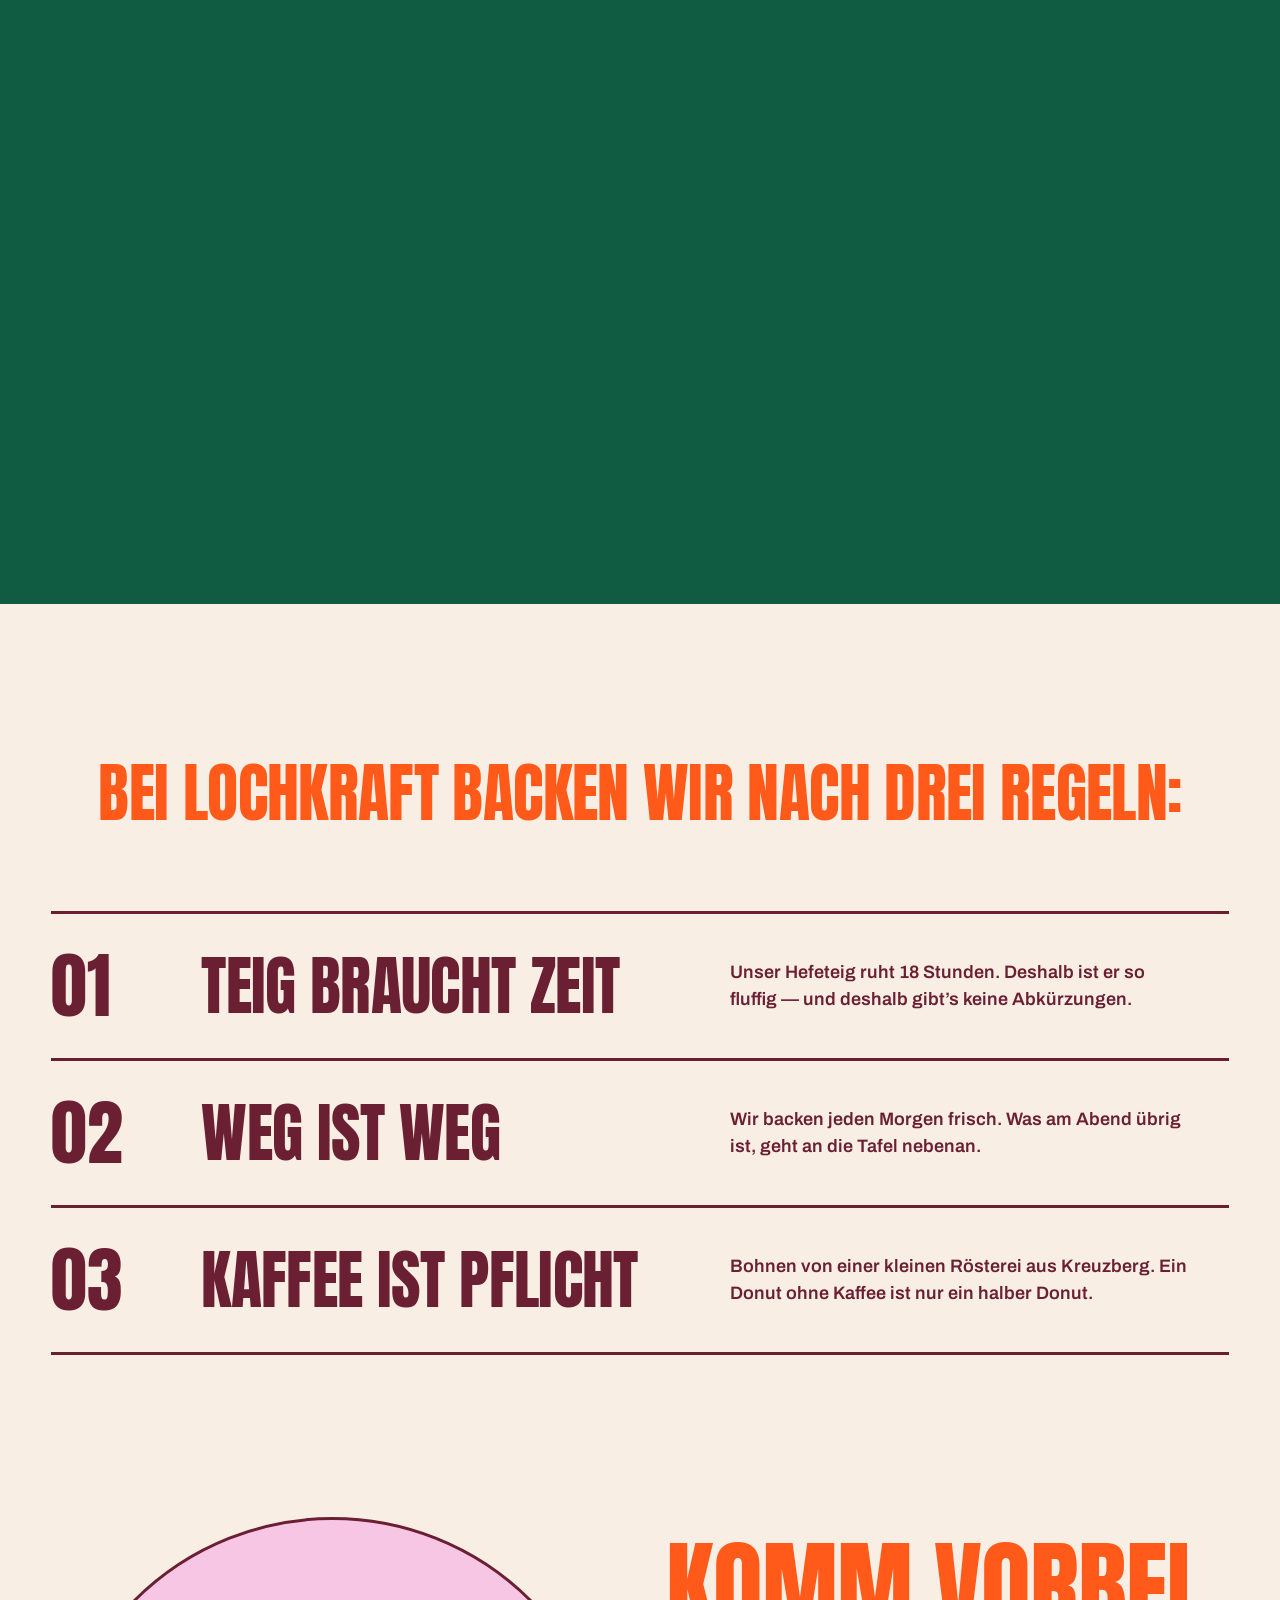
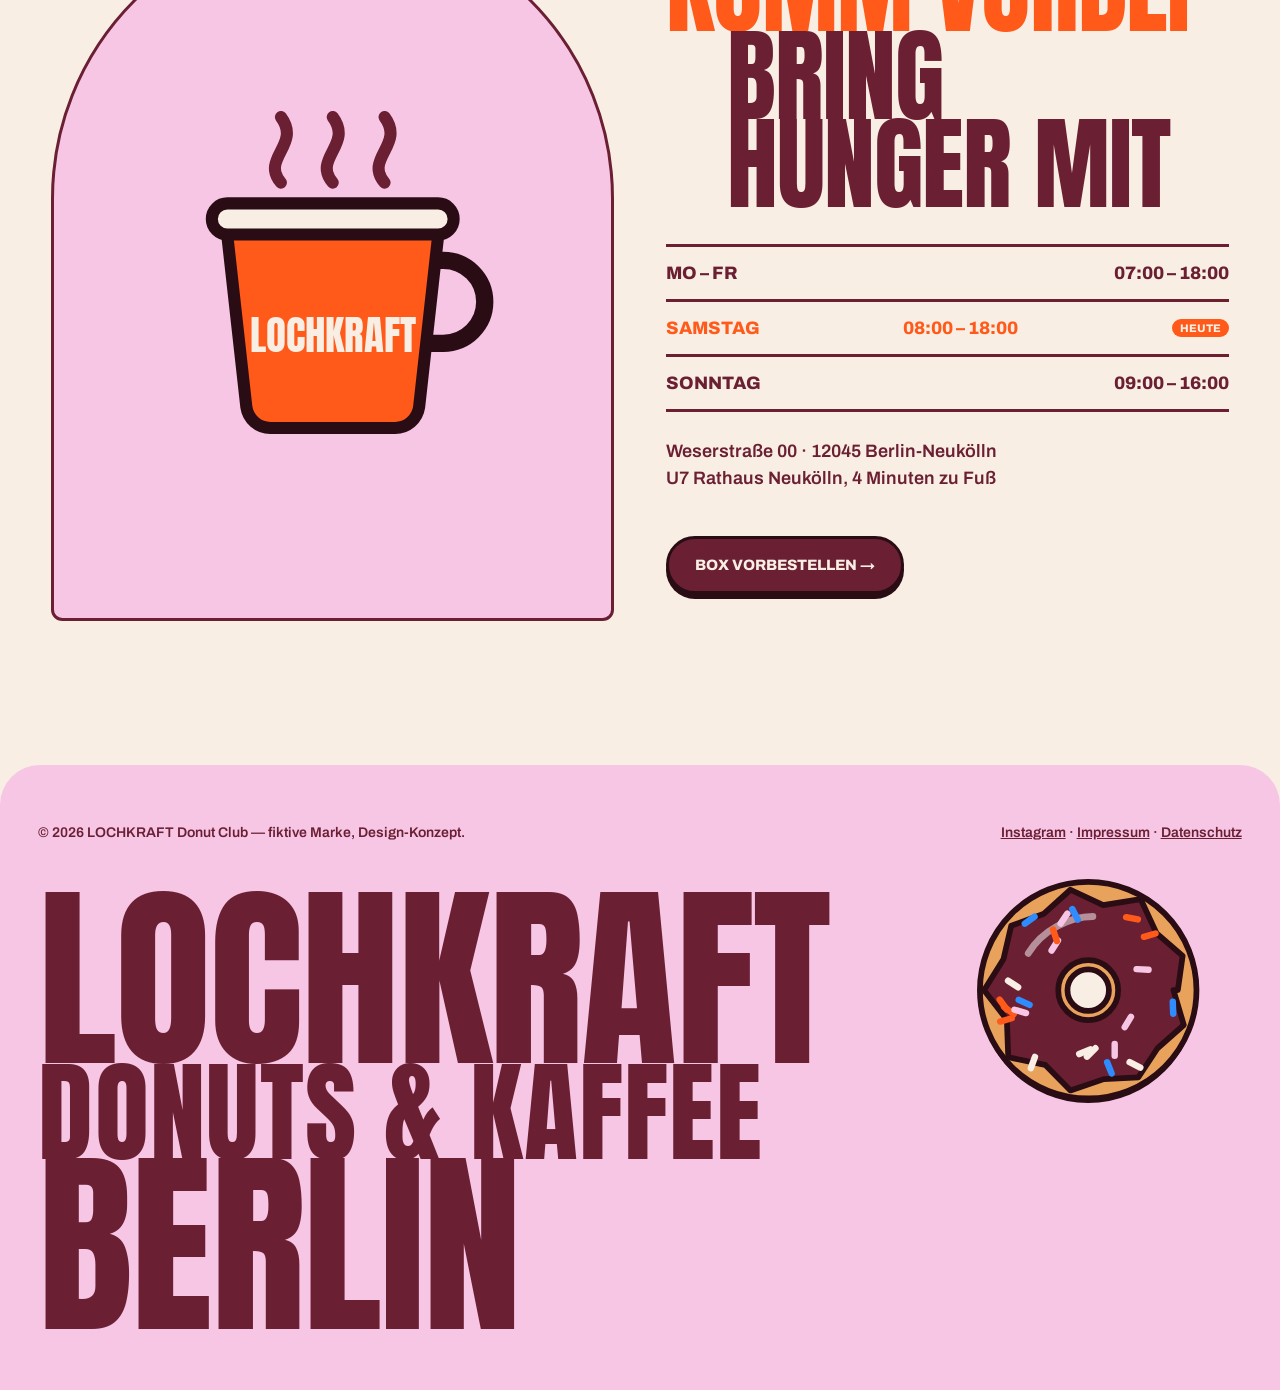
<file: concepts/lochkraft/index.html>
<!doctype html>
<html lang="de">
<head>
<meta charset="utf-8" />
<meta name="viewport" content="width=device-width,initial-scale=1" />
<title>LOCHKRAFT Donut Club — frisch gebacken in Berlin (Konzept)</title>
<meta name="description" content="Design-Konzept von Flarewich: Website für eine fiktive Donut-Bäckerei & Coffee Bar in Berlin." />
<meta name="theme-color" content="#f8eee4" />
<link rel="preconnect" href="https://fonts.googleapis.com" />
<link rel="preconnect" href="https://fonts.gstatic.com" crossorigin />
<link href="https://fonts.googleapis.com/css2?family=Anton&family=Archivo:wght@400;600;800&display=swap" rel="stylesheet" />
<style>
:root{
  --cream:#f8eee4; --orange:#ff5a1a; --wine:#6b1f33; --green:#0f5c43;
  --pink:#f6c6e4; --blue:#2f8cff; --ink:#2a0d14;
  --display:"Anton", Impact, "Arial Narrow", sans-serif;
  --body:"Archivo", system-ui, sans-serif;
  --ease:cubic-bezier(.2,.8,.2,1);
}
*{box-sizing:border-box}
html{scroll-behavior:smooth}
body{margin:0;background:var(--cream);color:var(--ink);font-family:var(--body);overflow-x:hidden;-webkit-font-smoothing:antialiased}
a{color:inherit;text-decoration:none}
img,svg{display:block}
.display{font-family:var(--display);text-transform:uppercase;line-height:.86;letter-spacing:-.01em;font-weight:400}

/* ---------- concept badge ---------- */
.concept{position:fixed;right:14px;bottom:14px;z-index:80;background:var(--ink);color:var(--cream);font:600 12px var(--body);padding:8px 12px;border-radius:999px;display:flex;gap:8px;align-items:center}
.concept b{color:var(--orange)}

/* ---------- pill nav ---------- */
.nav{position:fixed;top:16px;left:50%;transform:translateX(-50%);z-index:70;display:flex;align-items:center;gap:10px;
  padding:6px 6px 6px 6px;background:rgba(248,238,228,.88);backdrop-filter:blur(10px);border:2px solid var(--wine);border-radius:999px;
  box-shadow:0 4px 0 var(--wine);min-width:min(420px,calc(100% - 32px));justify-content:space-between}
.logo{width:40px;height:40px;border-radius:50%;background:var(--wine);display:grid;place-items:center}
.logo svg{width:30px;height:30px}
.nav-links{display:flex;gap:4px;font:800 13px var(--body);text-transform:uppercase}
.nav-links a{padding:8px 10px;border-radius:999px;transition:.2s}
.nav-links a:hover{background:var(--wine);color:var(--cream)}
.nav-cta{background:var(--orange);color:var(--cream);font:800 12px var(--body);text-transform:uppercase;letter-spacing:.04em;padding:12px 16px;border-radius:999px;transition:transform .2s var(--ease)}
.nav-cta:hover{transform:scale(1.06) rotate(-2deg)}

/* ---------- hero ---------- */
.hero{position:relative;min-height:100vh;padding:110px 4vw 80px;display:grid;grid-template-columns:1.2fr 1fr;align-items:end;overflow:hidden}
.hero h1{margin:0;color:var(--orange);font-size:clamp(70px,13.5vw,240px)}
.hero h1 .row{display:block;white-space:nowrap}
.hero h1 .row:nth-child(2){padding-left:.5em}
.hero h1 .row:nth-child(4){padding-left:.25em}
.hero h1 .o{display:inline-block;width:.78em;height:.78em;vertical-align:-.02em;margin:0 .02em}
.hero h1 .o svg{width:100%;height:100%;animation:spin 14s linear infinite}
@keyframes spin{to{transform:rotate(360deg)}}
.sticker{position:absolute;top:96px;left:3vw;width:130px;height:130px;border-radius:50%;background:var(--wine);color:var(--orange);
  display:grid;place-items:center;transform:rotate(-14deg);font:400 38px/1 var(--display);z-index:3;animation:wobble 3s ease-in-out infinite}
@keyframes wobble{50%{transform:rotate(-4deg) scale(1.05)}}
.hero-side{align-self:center;justify-self:end;max-width:420px;position:relative;z-index:2}
.hero-big-donut{width:min(36vw,460px);aspect-ratio:1;margin-left:auto;filter:drop-shadow(0 30px 40px rgba(107,31,51,.25));cursor:grab}
.hero-big-donut svg{width:100%;height:100%}
.hero-copy{margin-top:20px;font-size:18px;line-height:1.45;color:var(--wine);font-weight:600}
.hero-copy strong{color:var(--orange)}
.hero-tag{position:absolute;left:4vw;bottom:24px;font:800 14px var(--body);text-transform:uppercase;color:var(--green);letter-spacing:.06em;display:flex;gap:18px;align-items:center}
.hero-tag i{width:10px;height:10px;background:var(--orange);border-radius:50%;display:inline-block}

/* ---------- ticker ---------- */
.ticker-wrap{overflow:hidden;padding:30px 0}
.ticker{background:var(--wine);color:var(--pink);overflow:hidden;padding:18px 0;transform:rotate(-2deg);margin:0 -20px;border-block:3px solid var(--ink)}
.ticker-track{display:flex;gap:40px;width:max-content;animation:tick 28s linear infinite;font:400 48px/1 var(--display);text-transform:uppercase;align-items:center}
.ticker-track span{display:flex;align-items:center;gap:40px}
.ticker-track svg{width:44px;height:44px}
@keyframes tick{to{transform:translateX(-50%)}}

/* ---------- statement (sprinkles parallax) ---------- */
.statement{position:relative;padding:22vh 6vw;text-align:center;overflow:hidden}
.statement p{margin:0 auto;max-width:1100px;font-size:clamp(40px,6vw,96px);color:var(--orange)}
.statement p .w{display:inline-block;opacity:.15;transition:opacity .4s,transform .4s;transform:translateY(10px)}
.statement p .w.on{opacity:1;transform:none}
.statement small{display:block;margin-top:30px;font:800 15px var(--body);text-transform:uppercase;color:var(--wine);letter-spacing:.08em}
.spr{position:absolute;width:14px;height:44px;border-radius:8px;will-change:transform;pointer-events:none}

/* ---------- menu: sticky card stack ---------- */
.menu{background:var(--green);color:var(--pink);position:relative;height:420vh;border-radius:40px 40px 0 0}
.menu-stick{position:sticky;top:0;height:100vh;overflow:hidden;display:grid;place-items:center}
.menu-bg{position:absolute;inset:0;display:flex;align-items:center;justify-content:center;font-size:min(30vw,420px);color:var(--pink);white-space:nowrap;pointer-events:none}
.menu-intro{position:absolute;left:4vw;bottom:8vh;max-width:340px;font:600 20px/1.35 var(--body);color:var(--cream);z-index:1}
.menu-count{position:absolute;right:4vw;bottom:8vh;font:400 80px/1 var(--display);color:var(--cream);z-index:1}
.stack{position:relative;width:min(380px,78vw);aspect-ratio:3/4;z-index:2}
.card{position:absolute;inset:0;border-radius:22px;padding:26px;display:flex;flex-direction:column;border:3px solid var(--ink);
  box-shadow:0 10px 0 var(--ink);transition:transform .7s var(--ease),opacity .5s;will-change:transform}
.card h3{margin:0;font-size:clamp(46px,5.5vw,70px)}
.card p{margin:12px 0 0;font:600 16px/1.4 var(--body)}
.card .art{flex:1;display:grid;place-items:center}
.card .art svg{width:68%;animation:spin 18s linear infinite}
.card .cfoot{display:flex;justify-content:space-between;align-items:end}
.card .price{font:400 54px/1 var(--display)}
.card .num{font:800 13px var(--body);text-transform:uppercase;letter-spacing:.06em}
.card.gone{transform:translate(-140%,-10%) rotate(-28deg)!important;opacity:0}

/* ---------- rules ---------- */
.rules{padding:18vh 4vw 12vh}
.rules-head{font-size:clamp(34px,5vw,72px);color:var(--orange);text-align:center;margin:0 0 10vh}
.rule{display:grid;grid-template-columns:120px 1fr 1fr;gap:30px;align-items:center;padding:36px 0;border-top:3px solid var(--wine)}
.rule:last-child{border-bottom:3px solid var(--wine)}
.rule .n{font:400 72px/1 var(--display);color:var(--wine)}
.rule h3{margin:0;font-size:clamp(40px,5vw,80px);color:var(--wine);transition:color .3s}
.rule p{margin:0;font:600 18px/1.5 var(--body);color:var(--wine);max-width:460px}
.rule:hover h3{color:var(--orange)}
.rule .pop{position:fixed;width:180px;pointer-events:none;opacity:0;transform:scale(.6) rotate(-10deg);transition:opacity .2s,transform .3s var(--ease);z-index:60}
.rule:hover .pop{opacity:1;transform:scale(1) rotate(8deg)}

/* ---------- visit ---------- */
.visit{display:grid;grid-template-columns:1fr 1fr;gap:4vw;align-items:center;padding:6vh 4vw 16vh}
.arch{background:var(--pink);border-radius:999px 999px 40px 40px;aspect-ratio:4/5;display:grid;place-items:center;position:relative;overflow:hidden;border:3px solid var(--wine)}
.arch svg.cup{width:62%}
.arch .steam path{animation:steam 3s ease-in-out infinite;transform-origin:bottom}
.arch .steam path:nth-child(2){animation-delay:.6s}.arch .steam path:nth-child(3){animation-delay:1.2s}
@keyframes steam{0%,100%{opacity:.2;transform:translateY(6px)}50%{opacity:1;transform:translateY(-6px)}}
.visit h2{margin:0;font-size:clamp(56px,8vw,140px);color:var(--orange)}
.visit h2 span{color:var(--wine);display:block;padding-left:.6em}
.hours{margin-top:36px;border-top:3px solid var(--wine)}
.hours div{display:flex;justify-content:space-between;padding:16px 0;border-bottom:3px solid var(--wine);font:800 18px var(--body);color:var(--wine);text-transform:uppercase}
.hours div.today{color:var(--orange)}
.hours div.today::after{content:"heute";font-size:11px;background:var(--orange);color:var(--cream);padding:3px 8px;border-radius:99px;margin-left:10px;align-self:center}
.addr{margin-top:26px;font:600 18px/1.5 var(--body);color:var(--wine)}
.btn{display:inline-flex;gap:10px;align-items:center;margin-top:26px;background:var(--wine);color:var(--cream);font:800 15px var(--body);text-transform:uppercase;padding:18px 26px;border-radius:999px;border:3px solid var(--ink);box-shadow:0 5px 0 var(--ink);transition:transform .15s,box-shadow .15s}
.btn:hover{transform:translateY(3px);box-shadow:0 2px 0 var(--ink)}

/* ---------- giant footer ---------- */
.foot{background:var(--pink);color:var(--wine);padding:60px 3vw 4vw;border-radius:40px 40px 0 0;overflow:hidden;position:relative}
.foot-top{display:flex;justify-content:space-between;gap:20px;flex-wrap:wrap;font:600 14px var(--body)}
.foot-top a{text-decoration:underline}
.foot .giant{font-size:15.5vw;margin:6vh 0 0;white-space:nowrap}
.foot .giant span{display:block}
.foot .giant span:nth-child(2){font-size:.56em;letter-spacing:.01em}
.foot .giant span:nth-child(3){padding-bottom:.04em}
.foot-donut{position:absolute;right:6vw;top:110px;width:clamp(120px,18vw,260px);transition:transform .2s}

/* ---------- reveal ---------- */
.rv{opacity:0;transform:translateY(40px);transition:opacity .9s var(--ease),transform .9s var(--ease)}
.rv.in{opacity:1;transform:none}

/* ---------- responsive ---------- */
@media (max-width:860px){
  .nav-links{display:none}
  .hero{grid-template-columns:1fr;align-items:start;padding-top:120px}
  .hero-side{justify-self:stretch;max-width:none;display:flex;gap:16px;align-items:center;margin-top:20px}
  .hero-big-donut{width:40vw;flex:none;margin:0}
  .hero-copy{margin:0;font-size:15px}
  .sticker{width:90px;height:90px;font-size:26px;top:84px;left:auto;right:4vw}
  .hero-tag{position:static;margin-top:30px;flex-wrap:wrap;gap:10px}
  .ticker-track{font-size:32px}
  .menu-intro{font-size:15px;max-width:60vw;bottom:5vh}
  .menu-count{font-size:52px;bottom:5vh}
  .rule{grid-template-columns:60px 1fr;gap:10px 18px}
  .rule .n{font-size:44px}
  .rule p{grid-column:2;font-size:15px}
  .rule .pop{display:none}
  .visit{grid-template-columns:1fr}
  .arch{max-width:420px;width:100%;margin:0 auto}
  .concept{font-size:11px;right:10px;bottom:10px}
  .foot-donut{top:120px;width:90px}
}
@media (prefers-reduced-motion:reduce){*{animation:none!important;transition:none!important}.rv{opacity:1;transform:none}}
</style>
</head>
<body>

<a class="concept" href="https://www.flarewich.com" target="_blank" rel="noreferrer">Design-Konzept by <b>Flarewich</b> ↗</a>

<nav class="nav">
  <a class="logo" href="#top" aria-label="LOCHKRAFT"><svg viewBox="0 0 100 100" data-donut="orange-mini"></svg></a>
  <div class="nav-links"><a href="#menu">Menü</a><a href="#regeln">Regeln</a><a href="#besuch">Besuch</a></div>
  <a class="nav-cta" href="#besuch">Vorbestellen</a>
</nav>

<main id="top">
  <!-- HERO -->
  <section class="hero">
    <div class="sticker">HALLO!</div>
    <h1 class="display" aria-label="Frisch gebacken jeden Morgen">
      <span class="row">Frisch</span>
      <span class="row">Gebacken</span>
      <span class="row">Jeden</span>
      <span class="row">M<span class="o"><svg viewBox="0 0 100 100" data-donut="pink"></svg></span>rgen</span>
    </h1>
    <div class="hero-side">
      <div class="hero-big-donut" id="bigDonut"><svg viewBox="0 0 100 100" data-donut="choco-big"></svg></div>
      <p class="hero-copy">Handgemachte Donuts & Specialty Coffee aus <strong>Neukölln</strong>. Ab 7 Uhr warm aus dem Ofen — bis sie weg sind.</p>
    </div>
    <div class="hero-tag"><span><i></i> Donut Club seit 2026</span><span>Weserstr. 00, Berlin</span><span>Scroll ↓</span></div>
  </section>

  <div class="ticker-wrap"><div class="ticker" aria-hidden="true"><div class="ticker-track" id="ticker"></div></div></div>

  <!-- STATEMENT -->
  <section class="statement" id="statement">
    <p class="display" id="stmt">Jeden Tag backen wir 120 Donuts. Wenn sie weg sind, sind sie weg.</p>
    <small>Kein Vorrat. Keine Tiefkühltruhe. Nur Teig, Zeit und gute Laune.</small>
  </section>

  <!-- MENU -->
  <section class="menu" id="menu">
    <div class="menu-stick">
      <div class="menu-bg display">Menü Menü</div>
      <div class="stack" id="stack"></div>
      <p class="menu-intro">Vier Klassiker, jeden Tag. Scroll weiter — der nächste Donut wartet schon.</p>
      <div class="menu-count" id="count">1/4</div>
    </div>
  </section>

  <!-- RULES -->
  <section class="rules" id="regeln">
    <h2 class="rules-head display rv">Bei LOCHKRAFT backen wir nach drei Regeln:</h2>
    <div class="rule rv"><span class="n">01</span><h3 class="display">Teig braucht Zeit</h3><p>Unser Hefeteig ruht 18 Stunden. Deshalb ist er so fluffig — und deshalb gibt’s keine Abkürzungen.</p><svg class="pop" viewBox="0 0 100 100" data-donut="orange"></svg></div>
    <div class="rule rv"><span class="n">02</span><h3 class="display">Weg ist weg</h3><p>Wir backen jeden Morgen frisch. Was am Abend übrig ist, geht an die Tafel nebenan.</p><svg class="pop" viewBox="0 0 100 100" data-donut="pink"></svg></div>
    <div class="rule rv"><span class="n">03</span><h3 class="display">Kaffee ist Pflicht</h3><p>Bohnen von einer kleinen Rösterei aus Kreuzberg. Ein Donut ohne Kaffee ist nur ein halber Donut.</p><svg class="pop" viewBox="0 0 100 100" data-donut="choco"></svg></div>
  </section>

  <!-- VISIT -->
  <section class="visit" id="besuch">
    <div class="arch rv">
      <svg class="cup" viewBox="0 0 200 220" aria-hidden="true">
        <g class="steam" fill="none" stroke="#6b1f33" stroke-width="7" stroke-linecap="round">
          <path d="M70 60c-12-14 12-22 0-38"/><path d="M100 60c-12-14 12-22 0-38"/><path d="M130 60c-12-14 12-22 0-38"/>
        </g>
        <path d="M150 105h14a24 24 0 0 1 0 48h-18" fill="none" stroke="#2a0d14" stroke-width="10"/>
        <path d="M38 82h124l-12 108a14 14 0 0 1-14 12H64a14 14 0 0 1-14-12z" fill="#ff5a1a" stroke="#2a0d14" stroke-width="7"/>
        <rect x="30" y="72" width="140" height="18" rx="9" fill="#f8eee4" stroke="#2a0d14" stroke-width="7"/>
        <text x="100" y="158" text-anchor="middle" font-family="Anton, Impact" font-size="24" fill="#f8eee4">LOCHKRAFT</text>
      </svg>
    </div>
    <div class="rv">
      <h2 class="display">Komm vorbei<span>bring Hunger mit</span></h2>
      <div class="hours" id="hours">
        <div data-d="1"><span>Mo – Fr</span><span>07:00 – 18:00</span></div>
        <div data-d="6"><span>Samstag</span><span>08:00 – 18:00</span></div>
        <div data-d="0"><span>Sonntag</span><span>09:00 – 16:00</span></div>
      </div>
      <p class="addr">Weserstraße 00 · 12045 Berlin-Neukölln<br/>U7 Rathaus Neukölln, 4 Minuten zu Fuß</p>
      <a class="btn" href="#top">Box vorbestellen →</a>
    </div>
  </section>
</main>

<footer class="foot">
  <div class="foot-top">
    <div>© 2026 LOCHKRAFT Donut Club — fiktive Marke, Design-Konzept.</div>
    <div><a href="#top">Instagram</a> · <a href="#top">Impressum</a> · <a href="#top">Datenschutz</a></div>
  </div>
  <svg class="foot-donut" id="footDonut" viewBox="0 0 100 100" data-donut="choco"></svg>
  <h2 class="giant display"><span>LOCHKRAFT</span><span>Donuts & Kaffee</span><span>Berlin</span></h2>
</footer>

<script>
/* ===== SVG donut generator ===== */
const PAL = {
  pink:   { icing:"#f6c6e4", spr:["#ff5a1a","#2f8cff","#0f5c43","#f8eee4"] },
  orange: { icing:"#ff5a1a", spr:["#f8eee4","#6b1f33","#f6c6e4","#2f8cff"] },
  choco:  { icing:"#6b1f33", spr:["#f6c6e4","#ff5a1a","#f8eee4","#2f8cff"] },
  green:  { icing:"#0f5c43", spr:["#f6c6e4","#ff5a1a","#f8eee4"] },
  blue:   { icing:"#2f8cff", spr:["#f8eee4","#ff5a1a","#f6c6e4"] },
};
function rnd(seed){ return () => (seed = (seed * 16807) % 2147483647) / 2147483647; }
function donutSVG(kind, seed = 7, sprinkles = 22){
  const key = kind.split("-")[0];
  const p = PAL[key] || PAL.pink;
  const r = rnd(seed * 97 + key.length * 13);
  // wobbly icing outline
  let d = "";
  const N = 18;
  for (let i = 0; i <= N; i++){
    const a = (i / N) * Math.PI * 2;
    const rad = 40 + (i % 2 ? 4.5 : -1.5) + (r() - .5) * 3;
    const x = 50 + Math.cos(a) * rad, y = 50 + Math.sin(a) * rad;
    d += (i ? "L" : "M") + x.toFixed(1) + " " + y.toFixed(1);
  }
  let spr = "";
  for (let i = 0; i < sprinkles; i++){
    const a = r() * Math.PI * 2, rr = 22 + r() * 18;
    const x = 50 + Math.cos(a) * rr, y = 50 + Math.sin(a) * rr;
    spr += `<rect x="${(x-1.4).toFixed(1)}" y="${(y-4).toFixed(1)}" width="2.8" height="8" rx="1.4" fill="${p.spr[i % p.spr.length]}" transform="rotate(${(r()*180)|0} ${x.toFixed(1)} ${y.toFixed(1)})"/>`;
  }
  return `
    <circle cx="50" cy="52" r="47" fill="#2a0d14"/>
    <circle cx="50" cy="50" r="47" fill="#e8a25c"/>
    <circle cx="50" cy="50" r="47" fill="none" stroke="#2a0d14" stroke-width="2.5"/>
    <path d="${d}Z" fill="${p.icing}" stroke="#2a0d14" stroke-width="2.5" stroke-linejoin="round"/>
    <path d="M24 34c6-10 18-16 28-16" fill="none" stroke="#fff" stroke-opacity=".5" stroke-width="3" stroke-linecap="round"/>
    ${spr}
    <circle cx="50" cy="50" r="13" fill="#e8a25c" stroke="#2a0d14" stroke-width="2.5"/>
    <circle cx="50" cy="50" r="9" fill="var(--hole, #f8eee4)" stroke="#2a0d14" stroke-width="2.5"/>`;
}
document.querySelectorAll("[data-donut]").forEach((el, i) => {
  const k = el.dataset.donut;
  el.innerHTML = donutSVG(k, i + 3, k.includes("mini") ? 10 : k.includes("big") ? 34 : 22);
});
document.querySelector(".logo svg").style.setProperty("--hole", "#6b1f33");

/* ===== ticker ===== */
const tk = document.getElementById("ticker");
const words = ["Frisch", "Fluffig", "Handgemacht", "Kaffee", "Berlin"];
const kinds = ["pink","orange","blue","green","choco"];
const chunk = words.map((w, i) => `<span>${w}<svg viewBox="0 0 100 100">${donutSVG(kinds[i], i + 40, 10)}</svg></span>`).join("");
tk.innerHTML = chunk + chunk + chunk + chunk;
tk.querySelectorAll("svg").forEach(s => s.style.setProperty("--hole", "#6b1f33"));

/* ===== big donut: drag to spin ===== */
const big = document.getElementById("bigDonut");
let rot = 0, vel = 0.15, dragging = false, lastX = 0;
big.addEventListener("pointerdown", e => { dragging = true; lastX = e.clientX; big.setPointerCapture(e.pointerId); big.style.cursor = "grabbing"; });
big.addEventListener("pointermove", e => { if (!dragging) return; vel = (e.clientX - lastX) * 0.6; lastX = e.clientX; });
big.addEventListener("pointerup", () => { dragging = false; big.style.cursor = "grab"; });
(function loop(){
  if (!dragging) vel += (0.15 - vel) * 0.02;
  rot += vel;
  big.style.transform = `rotate(${rot}deg)`;
  requestAnimationFrame(loop);
})();

/* ===== statement: words light up + sprinkle parallax ===== */
const stmt = document.getElementById("stmt");
stmt.innerHTML = stmt.textContent.split(" ").map(w => `<span class="w">${w}</span>`).join(" ");
const ws = [...stmt.querySelectorAll(".w")];
const stSec = document.getElementById("statement");
const sprColors = ["#ff5a1a","#2f8cff","#f6c6e4","#0f5c43","#6b1f33"];
const sprs = [];
for (let i = 0; i < 26; i++){
  const s = document.createElement("i");
  s.className = "spr";
  s.style.background = sprColors[i % sprColors.length];
  s.style.left = Math.random() * 100 + "%";
  s.style.top = Math.random() * 100 + "%";
  s.dataset.speed = (Math.random() * 0.6 + 0.2).toFixed(2);
  s.dataset.rot = (Math.random() * 360) | 0;
  stSec.appendChild(s); sprs.push(s);
}

/* ===== menu card stack ===== */
const items = [
  { name:"Pink Panic", kind:"pink", bg:"#f8eee4", fg:"#6b1f33", desc:"Himbeer-Glasur, bunte Streusel, ein bisschen zu viel Zucker.", price:"3,20 €" },
  { name:"Orange Crush", kind:"orange", bg:"#2f8cff", fg:"#f8eee4", desc:"Blutorangen-Curd im Inneren, karamellisierte Haube.", price:"3,50 €" },
  { name:"Dark Side", kind:"choco", bg:"#ff5a1a", fg:"#2a0d14", desc:"Belgische Zartbitter-Schokolade und Meersalz-Flocken.", price:"3,40 €" },
  { name:"Matcha Club", kind:"green", bg:"#6b1f33", fg:"#f6c6e4", desc:"Matcha-Ganache, weiße Schoki, für alle, die es grün mögen.", price:"3,80 €" },
];
const stack = document.getElementById("stack");
const tilts = [-4, 5, -7, 3];
items.forEach((it, i) => {
  const c = document.createElement("article");
  c.className = "card";
  c.style.background = it.bg; c.style.color = it.fg;
  c.style.zIndex = items.length - i;
  c.style.transform = `rotate(${tilts[i]}deg) translate(${i*8}px, ${i*-10}px)`;
  c.innerHTML = `<h3 class="display">${it.name}</h3><p>${it.desc}</p>
    <div class="art"><svg viewBox="0 0 100 100" style="--hole:${it.bg}">${donutSVG(it.kind, i + 20, 26)}</svg></div>
    <div class="cfoot"><span class="price">${it.price}</span><span class="num">${String(i+1).padStart(2,"0")} / 04</span></div>`;
  stack.appendChild(c);
});
const cards = [...stack.children];
const menu = document.getElementById("menu");
const count = document.getElementById("count");
const menuBg = document.querySelector(".menu-bg");

/* ===== rules: follow-cursor popup ===== */
document.querySelectorAll(".rule").forEach(r => {
  const pop = r.querySelector(".pop");
  r.addEventListener("pointermove", e => { pop.style.left = e.clientX + 20 + "px"; pop.style.top = e.clientY - 90 + "px"; });
});

/* ===== hours: highlight today ===== */
const day = new Date().getDay();
document.querySelectorAll("#hours div").forEach(d => {
  const k = +d.dataset.d;
  if ((k === 1 && day >= 1 && day <= 5) || k === day) d.classList.add("today");
});

/* ===== footer donut follows mouse ===== */
const fd = document.getElementById("footDonut");
document.querySelector(".foot").addEventListener("pointermove", e => {
  const r = e.currentTarget.getBoundingClientRect();
  const x = (e.clientX - r.left) / r.width - .5, y = (e.clientY - r.top) / r.height - .5;
  fd.style.transform = `translate(${x*60}px, ${y*40}px) rotate(${x*90}deg)`;
});

/* ===== scroll handler ===== */
function onScroll(){
  const vh = innerHeight;
  // statement words
  const sr = stSec.getBoundingClientRect();
  const prog = Math.min(1, Math.max(0, (vh * 0.8 - sr.top) / (sr.height * 0.7)));
  const lit = Math.floor(prog * ws.length);
  ws.forEach((w, i) => w.classList.toggle("on", i < lit));
  sprs.forEach(s => {
    s.style.transform = `translateY(${(sr.top) * -s.dataset.speed}px) rotate(${+s.dataset.rot + sr.top * .2}deg)`;
  });
  // menu stack
  const mr = menu.getBoundingClientRect();
  const total = mr.height - vh;
  const mp = Math.min(1, Math.max(0, -mr.top / total));
  const idx = Math.min(items.length - 1, Math.floor(mp * items.length));
  cards.forEach((c, i) => c.classList.toggle("gone", i < idx));
  count.textContent = `${idx + 1}/${items.length}`;
  menuBg.style.transform = `translateX(${(0.5 - mp) * 40}%)`;
}
addEventListener("scroll", onScroll, { passive:true });
onScroll();

/* ===== reveal ===== */
const io = new IntersectionObserver(es => es.forEach(e => { if (e.isIntersecting){ e.target.classList.add("in"); io.unobserve(e.target); } }), { threshold:.15 });
document.querySelectorAll(".rv").forEach(el => io.observe(el));
</script>
</body>
</html>
</file>
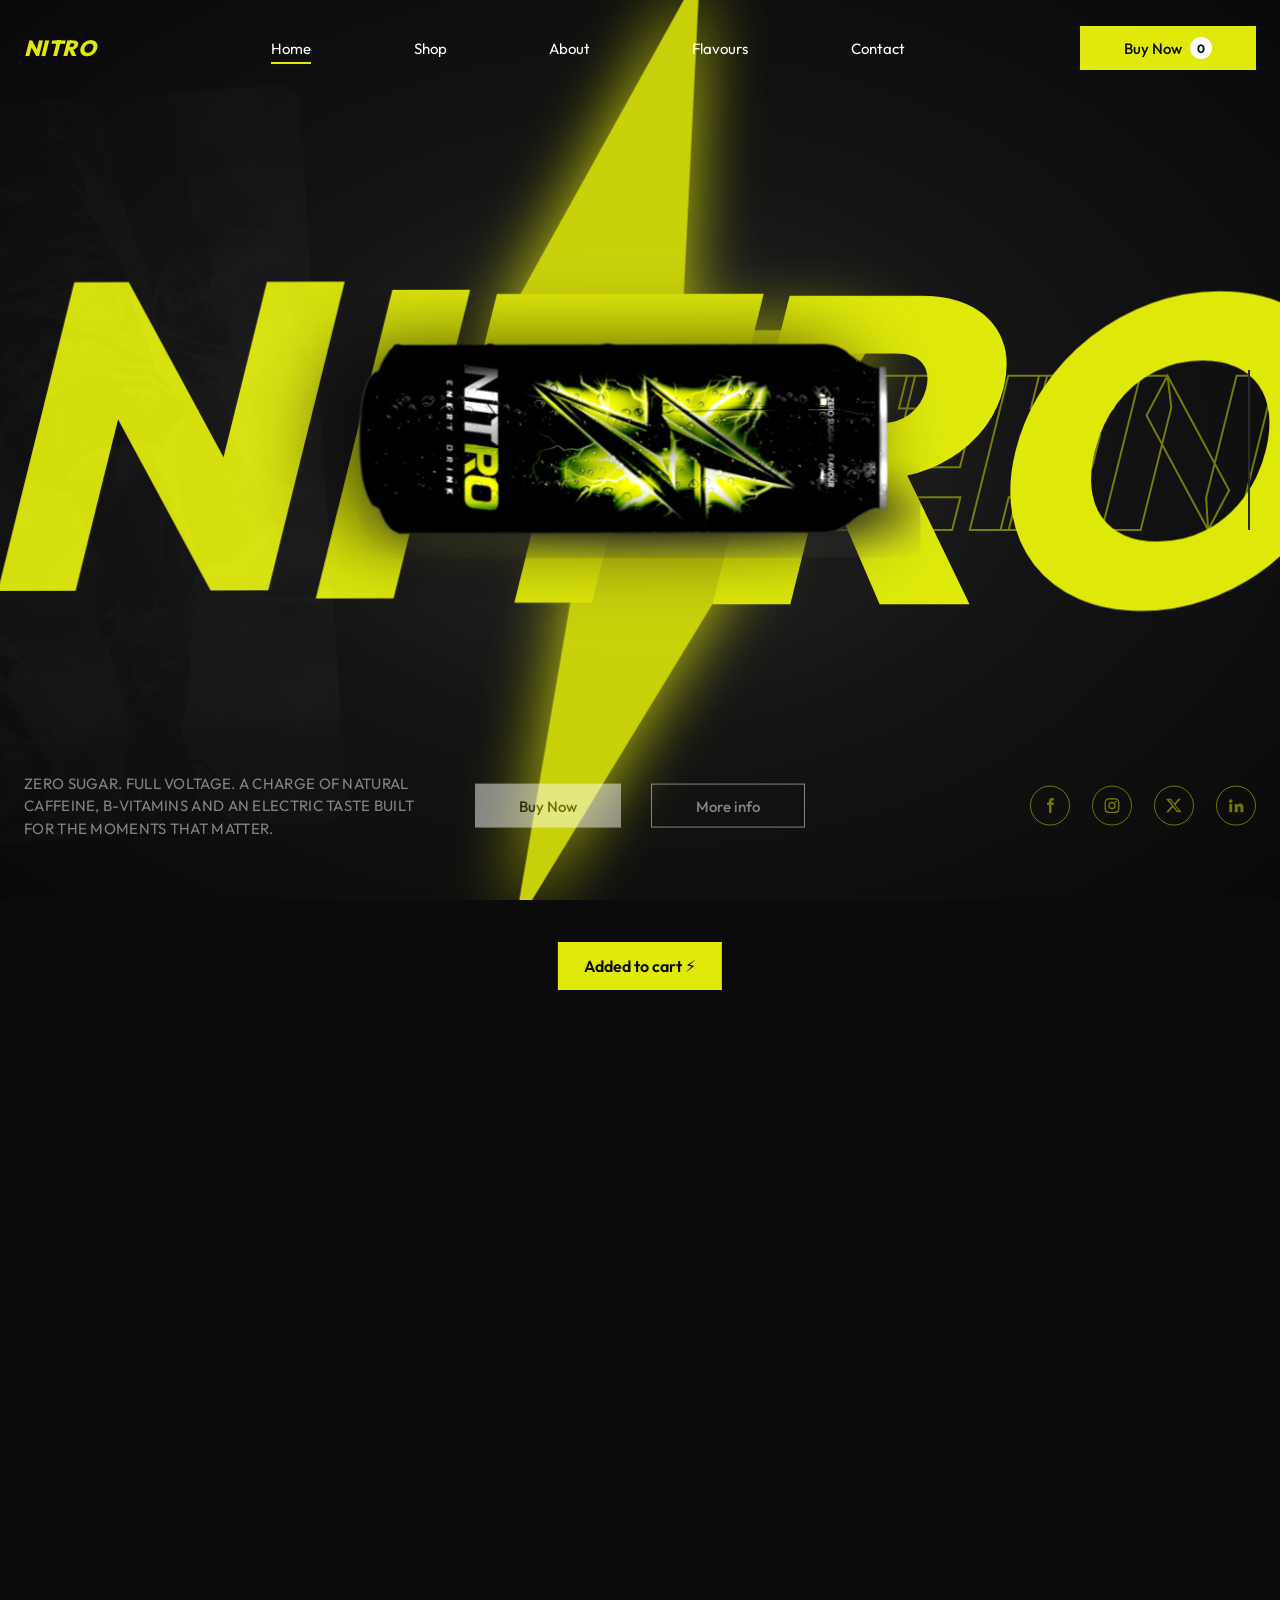
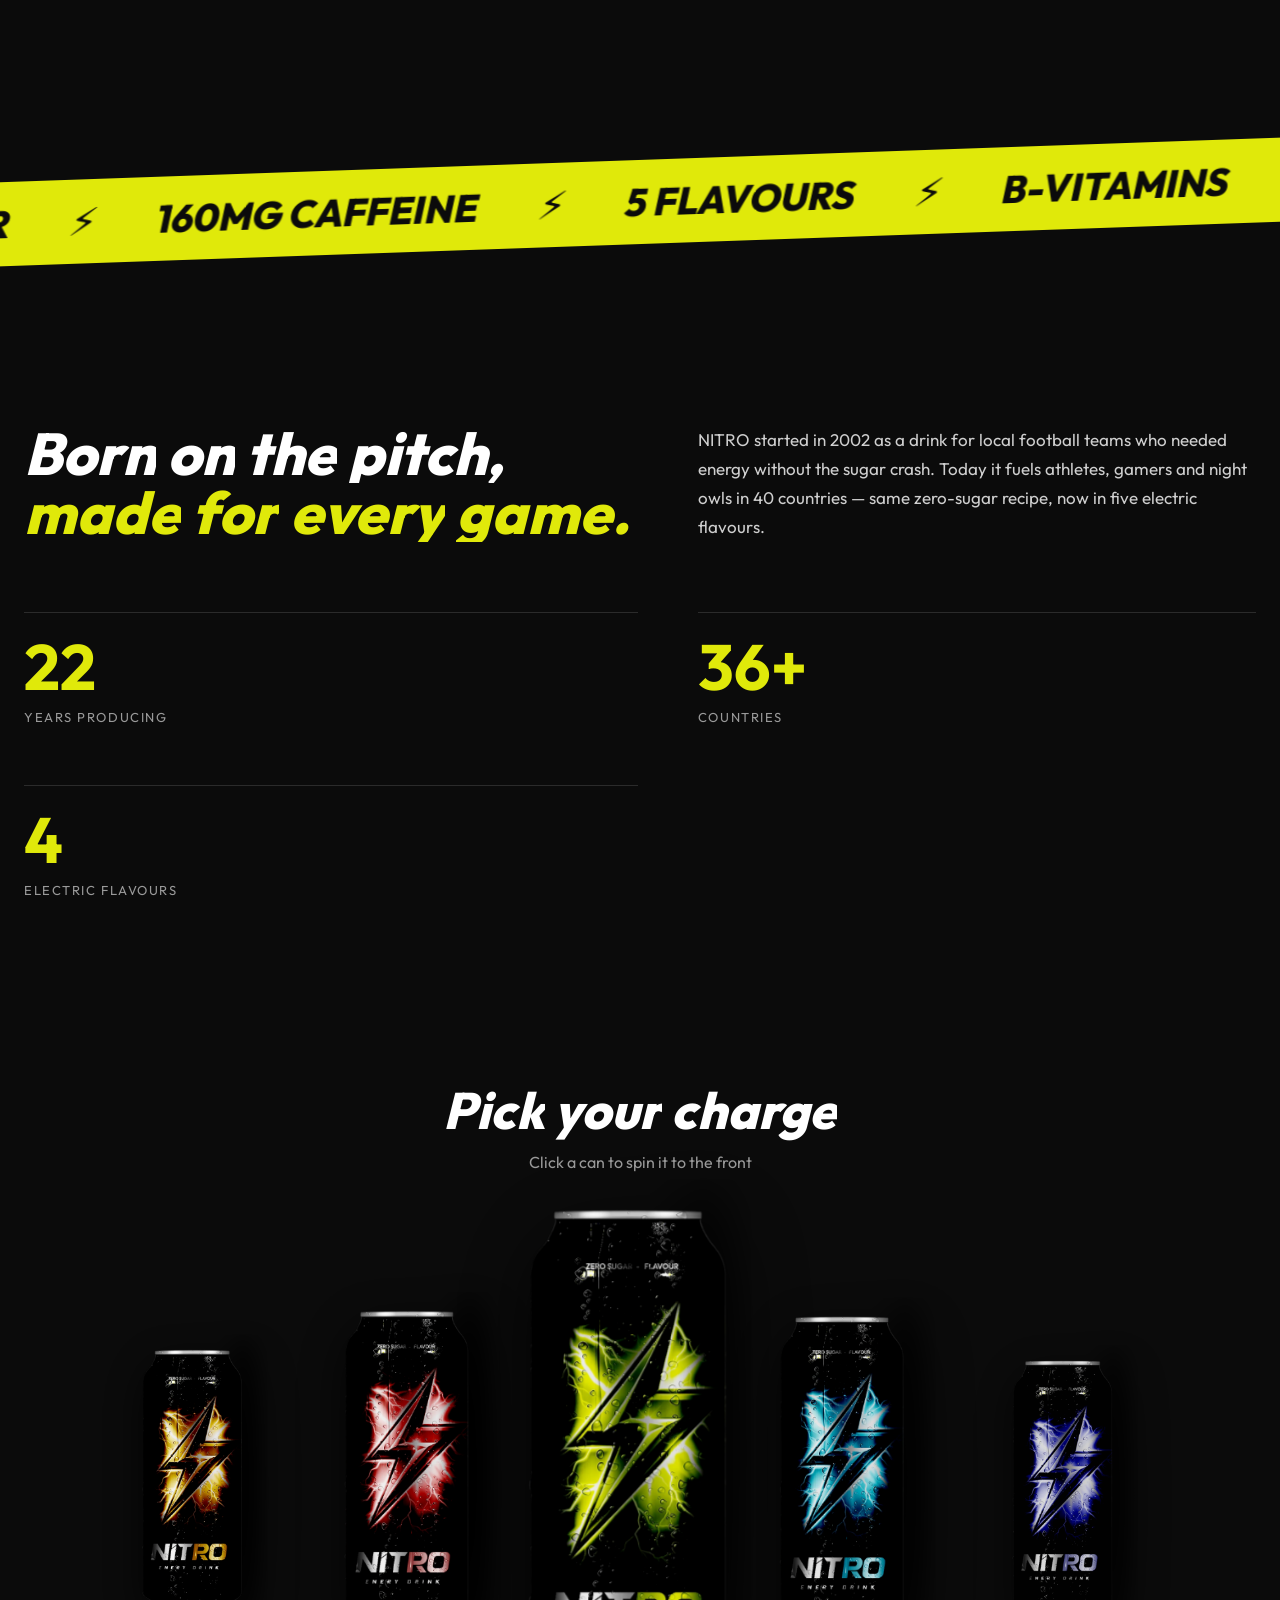
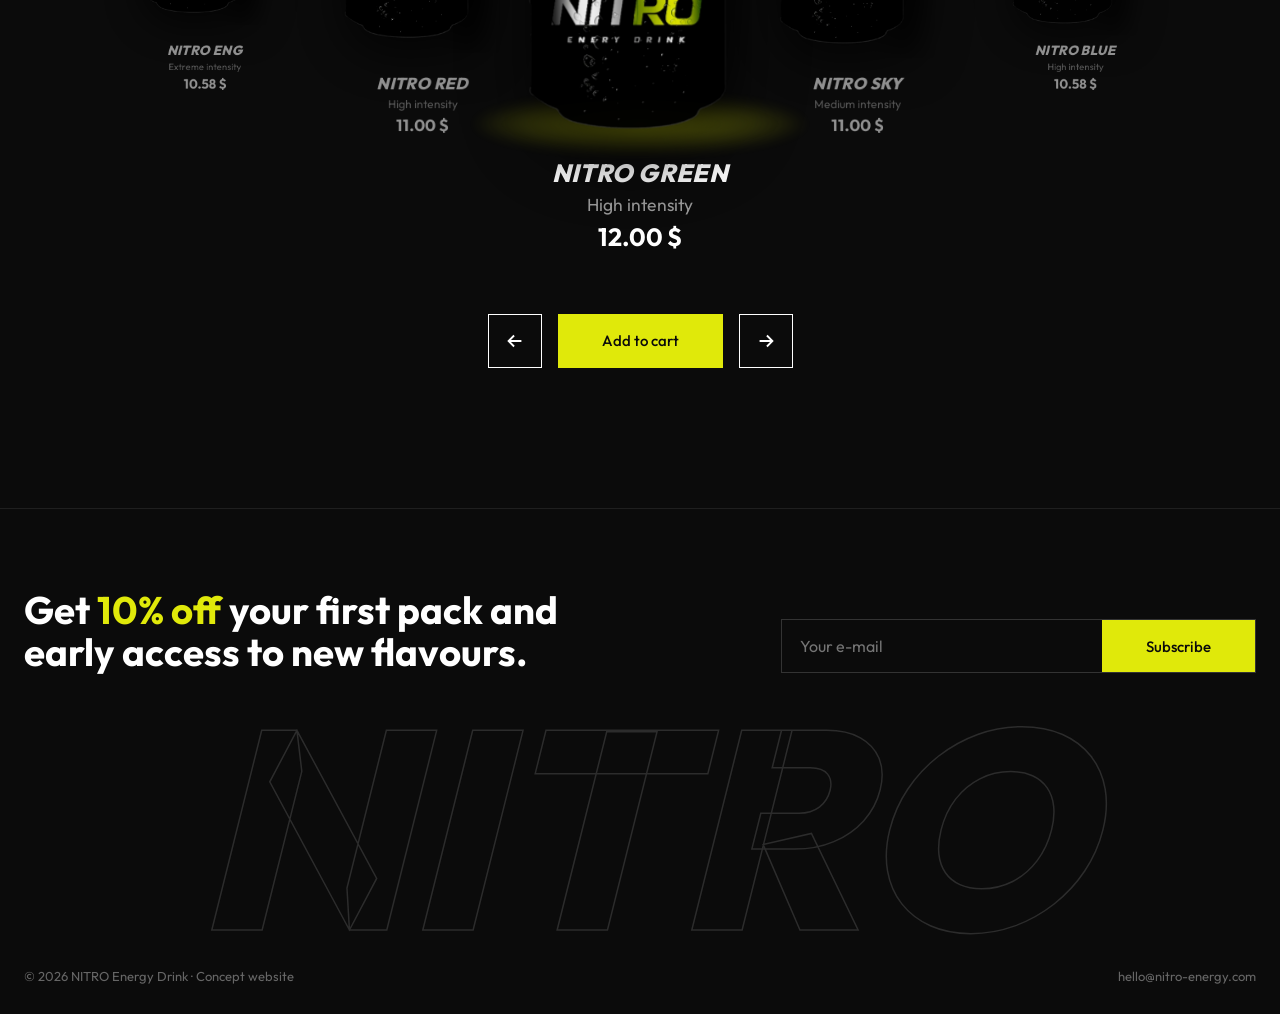
<file: concepts/nitro/index.html>
<!DOCTYPE html>
<html lang="en">
<head>
<meta charset="utf-8">
<meta name="viewport" content="width=device-width,initial-scale=1">
<title>NITRO — Energy Drink</title>
<meta name="description" content="NITRO Energy Drink — zero sugar, five electric flavours.">
<link rel="preconnect" href="https://fonts.googleapis.com">
<link rel="preconnect" href="https://fonts.gstatic.com" crossorigin>
<link href="https://fonts.googleapis.com/css2?family=Audiowide&family=Outfit:ital,wght@0,300..900;1,300..900&display=swap" rel="stylesheet">
<link rel="stylesheet" href="style.css">
<link rel="preload" as="image" href="img/can-green.webp">
</head>
<body>
<canvas id="sparks"></canvas>
<div class="cursor" id="cursor"></div>

<header class="header" id="header">
  <div class="wrap">
    <a href="#home" class="logo">NITRO</a>
    <nav class="nav" id="nav">
      <a href="#home" class="on">Home</a>
      <a href="#shop">Shop</a>
      <a href="#about">About</a>
      <a href="#flavours" data-flav>Flavours</a>
      <a href="#contact">Contact</a>
    </nav>
    <a href="#shop" class="btn lime cart">Buy Now <b id="cartN">0</b></a>
    <button class="burger" id="burger" aria-label="Menu"><span></span><span></span><span></span></button>
  </div>
</header>

<!-- ===== STORY: hero → since 2002 → flavour switcher ===== -->
<section class="story" id="home">
  <div class="stage" id="stage">
    <div class="bg"></div>
    <div class="glow" id="glow"></div>

    <div class="bigword" id="bigword" aria-label="NITRO"><span>N</span><span>I</span><span>T</span><span>R</span><span>O</span></div>

    <div class="photo" id="photo"><img src="img/football.webp" alt="Football player with a ball"></div>
    <h2 class="since tech" id="since"><span class="ln"><span>SINCE</span></span><span class="ln"><span>2002</span></span><span class="ln"><span>PROD</span></span><span class="ln"><span>UCING</span></span></h2>

    <div class="flavor-word" id="flavorWord">GREEN</div>

    <svg class="bolt" id="bolt" viewBox="0 0 200 320" aria-hidden="true"><path d="M120 0L20 180h62L58 320 180 120h-66z"/></svg>

    <div class="can-wrap" id="canWrap">
      <div class="can-float">
        <div class="can-3d" id="can3d">
          <img class="can" id="can" src="img/can-green.webp" alt="NITRO Green can">
          <div class="can-shine" id="shine"></div>
        </div>
      </div>
    </div>

    <div class="hero-bottom" id="heroBottom">
      <div class="wrap">
        <p>Zero sugar. Full voltage. A charge of natural caffeine, B-vitamins and an electric taste built for the moments that matter.</p>
        <div class="cta"><a href="#shop" class="btn white">Buy Now</a><a href="#about" class="btn ghost">More info</a></div>
        <div class="socials">
          <a href="#" aria-label="Facebook"><svg viewBox="0 0 24 24"><path d="M14 8V6.5c0-.8.2-1.3 1.4-1.3H17V2.2c-.3 0-1.3-.2-2.4-.2-2.4 0-4 1.5-4 4.1V8H8v3.2h2.6V22H14V11.2h2.7L17 8h-3z"/></svg></a>
          <a href="#" aria-label="Instagram"><svg viewBox="0 0 24 24"><path d="M12 7a5 5 0 100 10 5 5 0 000-10zm0 8.2a3.2 3.2 0 110-6.4 3.2 3.2 0 010 6.4zM17.3 5.5a1.2 1.2 0 100 2.4 1.2 1.2 0 000-2.4zM12 3.8c2.7 0 3 0 4 .1 2.7.1 4 1.4 4.1 4.1.1 1 .1 1.3.1 4s0 3-.1 4c-.1 2.7-1.4 4-4.1 4.1-1 .1-1.3.1-4 .1s-3 0-4-.1C5.3 20 4 18.7 3.9 16c-.1-1-.1-1.3-.1-4s0-3 .1-4C4 5.3 5.3 4 8 3.9c1-.1 1.3-.1 4-.1zM12 2C9.3 2 8.9 2 7.9 2.1 4.2 2.3 2.3 4.2 2.1 7.9 2 8.9 2 9.3 2 12s0 3.1.1 4.1c.2 3.7 2.1 5.6 5.8 5.8 1 .1 1.4.1 4.1.1s3.1 0 4.1-.1c3.7-.2 5.6-2.1 5.8-5.8.1-1 .1-1.4.1-4.1s0-3.1-.1-4.1c-.2-3.7-2.1-5.6-5.8-5.8C15.1 2 14.7 2 12 2z"/></svg></a>
          <a href="#" aria-label="X"><svg viewBox="0 0 24 24"><path d="M17.8 3h3.3l-7.2 8.2L22.4 21h-6.6l-5.2-6.8L4.7 21H1.4l7.7-8.8L1 3h6.8l4.7 6.2L17.8 3zm-1.2 16h1.8L7.5 4.9H5.6L16.6 19z"/></svg></a>
          <a href="#" aria-label="LinkedIn"><svg viewBox="0 0 24 24"><path d="M4.98 3.5a2.5 2.5 0 11-.02 5 2.5 2.5 0 01.02-5zM3 9.75h4V21H3V9.75zM9.5 9.75h3.8v1.6h.06c.53-1 1.82-2.05 3.75-2.05 4 0 4.74 2.6 4.74 6V21h-4v-5c0-1.2 0-2.75-1.68-2.75s-1.94 1.3-1.94 2.66V21h-4V9.75z"/></svg></a>
        </div>
      </div>
    </div>

    <div class="panel" id="panel">
      <div class="idx"><b id="pIdx">01</b> / 05 &nbsp;— FLAVOURS</div>
      <h2><span class="swap">NITRO <span class="c" id="pName">GREEN</span></span></h2>
      <div class="tag swap" id="pTag">Original lime surge · High intensity</div>
      <p class="desc swap" id="pDesc">The one that started it all. Sharp lime, a hint of citrus peel and a clean, electric finish.</p>
      <div class="specs">
        <div><b>0g</b><small>Sugar</small></div>
        <div><b>160mg</b><small>Caffeine</small></div>
        <div><b id="pKcal">12</b><small>Kcal</small></div>
      </div>
      <div class="buyrow"><span class="price swap" id="pPrice">12.00 $</span><button class="btn lime" data-add>Add to cart</button></div>
      <div class="fdots" id="fdots"></div>
    </div>

    <div class="progress"><i id="prog"></i></div>
    <div class="scroll-hint" id="hint">SCROLL<i></i></div>
  </div>
</section>
<div id="flavours" style="position:absolute;top:430vh"></div>

<!-- ===== MARQUEE ===== -->
<div class="marquee" aria-hidden="true"><div class="row" id="mq"><span>ZERO SUGAR</span><span>160MG CAFFEINE</span><span>5 FLAVOURS</span><span>B-VITAMINS</span><span>SINCE 2002</span><span>ZERO SUGAR</span><span>160MG CAFFEINE</span><span>5 FLAVOURS</span><span>B-VITAMINS</span><span>SINCE 2002</span></div></div>

<!-- ===== ABOUT ===== -->
<section class="about" id="about">
  <div class="wrap">
    <h3 class="split">Born on the pitch, <em>made for every game.</em></h3>
    <p class="rv">NITRO started in 2002 as a drink for local football teams who needed energy without the sugar crash. Today it fuels athletes, gamers and night owls in 40 countries — same zero-sugar recipe, now in five electric flavours.</p>
  </div>
  <div class="wrap stats">
    <div class="stat"><b data-n="24">0</b><small>Years producing</small></div>
    <div class="stat"><b data-n="40">0</b><small>Countries</small></div>
    <div class="stat"><b data-n="5">0</b><small>Electric flavours</small></div>
  </div>
</section>

<!-- ===== SHOP LINEUP ===== -->
<section class="shop" id="shop">
  <div class="head"><h3 class="split">Pick your charge</h3><p>Click a can to spin it to the front</p></div>
  <div class="lineup" id="lineup"><div class="spot"></div></div>
  <div class="lineup-nav">
    <button id="lPrev" aria-label="Previous"><svg width="22" height="22" viewBox="0 0 24 24" fill="none" stroke="#fff" stroke-width="2"><path d="M19 12H5M11 6l-6 6 6 6"/></svg></button>
    <button class="btn lime" data-add style="height:54px">Add to cart</button>
    <button id="lNext" aria-label="Next"><svg width="22" height="22" viewBox="0 0 24 24" fill="none" stroke="#fff" stroke-width="2"><path d="M5 12h14M13 6l6 6-6 6"/></svg></button>
  </div>
</section>

<!-- ===== FOOTER ===== -->
<footer class="footer" id="contact">
  <div class="wrap">
    <div class="frow">
      <h4>Get <em>10% off</em> your first pack and early access to new flavours.</h4>
      <form class="sub" id="sub"><input type="email" placeholder="Your e-mail" required><button class="btn lime" type="submit">Subscribe</button></form>
    </div>
    <div class="big">NITRO</div>
    <div class="copy"><span>© 2026 NITRO Energy Drink · Concept website</span><span>hello@nitro-energy.com</span></div>
  </div>
</footer>
<div class="toast" id="toast">Added to cart ⚡</div>

<script src="vendor/gsap.min.js"></script>
<script src="vendor/ScrollTrigger.min.js"></script>
<script src="main.js"></script>
</body>
</html>
</file>
<file: concepts/fitmaker/style.css>
:root{
  --bg:#1E1E1E;--bg2:#181818;--card:#262626;--card2:#2B2B2B;
  --red:#DC0D15;--red2:#B3080F;--orange:#CF5418;--orange2:#E0661F;
  --text:#FFFFFF;--muted:#A3A3A3;--muted2:#8A8A8A;
  --wrap:1244px;--radius:12px;
  --ease:cubic-bezier(.2,.8,.2,1);
}
*{box-sizing:border-box;margin:0;padding:0}
html{scroll-behavior:smooth}
body{background:var(--bg);color:var(--text);font-family:'Roboto',system-ui,sans-serif;font-size:16px;line-height:1.5;overflow-x:hidden}
img{display:block;max-width:100%;height:auto}
a{color:inherit;text-decoration:none}
button{font:inherit;color:inherit;background:none;border:0;cursor:pointer}
.wrap{width:min(var(--wrap),calc(100% - 40px));margin:0 auto}
.dirt{font-family:'Rubik Dirt','Roboto',sans-serif;font-weight:400;letter-spacing:.01em}
.red{color:var(--red)}
.orange{color:var(--orange)}
.grad{background:linear-gradient(90deg,var(--red),var(--orange2));-webkit-background-clip:text;background-clip:text;color:transparent}

/* background glows */
.glow{position:absolute;border-radius:50%;filter:blur(90px);pointer-events:none;z-index:0}
.glow.r{background:radial-gradient(circle,rgba(220,13,21,.55),rgba(220,13,21,0) 70%)}
.glow.o{background:radial-gradient(circle,rgba(207,84,24,.45),rgba(207,84,24,0) 70%)}
section{position:relative;overflow-x:clip}
html{overflow-x:hidden}
section>.wrap{position:relative;z-index:1}

/* cursor glow */
.cursor-glow{position:fixed;left:0;top:0;width:420px;height:420px;margin:-210px 0 0 -210px;border-radius:50%;
  background:radial-gradient(circle,rgba(220,13,21,.13),rgba(220,13,21,0) 65%);pointer-events:none;z-index:1;transition:opacity .3s;mix-blend-mode:screen}

/* progress bar */
.progress{position:fixed;left:0;top:0;height:3px;width:100%;transform-origin:0 50%;transform:scaleX(0);
  background:linear-gradient(90deg,var(--red),var(--orange2));z-index:200}

/* ===== header ===== */
.header{position:fixed;top:0;left:0;right:0;z-index:100;transition:background .35s,backdrop-filter .35s,padding .35s,box-shadow .35s;padding:38px 0 18px}
.header.scrolled{background:rgba(24,24,24,.78);backdrop-filter:blur(14px);-webkit-backdrop-filter:blur(14px);padding:14px 0;box-shadow:0 10px 40px rgba(0,0,0,.35)}
.header .wrap{display:flex;align-items:center;justify-content:space-between;gap:24px}
.logo{display:flex;flex-direction:column;line-height:1}
.logo .mark{display:flex;align-items:center;font-weight:700;font-size:18px}
.logo .mark i{display:block;width:40px;height:32px;border-radius:6px;background:var(--red);margin-right:4px;transition:transform .5s var(--ease)}
.logo:hover .mark i{transform:rotate(-8deg) scale(1.06)}
.logo .mark b{color:var(--red);font-weight:500}
.logo small{font-size:12px;color:#ddd;margin-top:4px}
.search{width:40px;height:40px;border-radius:10px;background:#2a2a2a;display:grid;place-items:center;margin-left:24px;transition:background .3s,transform .3s}
.search:hover{background:#363636;transform:scale(1.06)}
.left{display:flex;align-items:center}
.nav{display:flex;align-items:center;gap:6px}
.nav a{position:relative;padding:10px 30px;font-size:16px;font-weight:500;color:#fff;display:flex;align-items:center;gap:6px;transition:color .3s}
.nav a svg{transition:transform .3s}
.nav a:hover svg{transform:rotate(180deg)}
.nav a::after{content:"";position:absolute;left:30px;right:30px;bottom:-2px;height:4px;border-radius:4px;background:linear-gradient(90deg,var(--red),var(--orange));transform:scaleX(0);transform-origin:50% 50%;transition:transform .35s var(--ease)}
.nav a:hover::after,.nav a.active::after{transform:scaleX(1)}
.auth{display:flex;gap:10px}
.btn{display:inline-flex;align-items:center;justify-content:center;gap:10px;border-radius:12px;font-weight:500;transition:transform .3s var(--ease),box-shadow .3s,background .3s,color .3s;position:relative;overflow:hidden;white-space:nowrap}
.btn:hover{transform:translateY(-2px)}
.btn:active{transform:translateY(0) scale(.98)}
.btn.sm{padding:8px 16px;font-size:14px;border-radius:10px}
.btn.red{background:var(--red);color:#fff;box-shadow:0 8px 30px rgba(220,13,21,.0)}
.btn.red:hover{box-shadow:0 10px 34px rgba(220,13,21,.45)}
.btn.orange{background:var(--orange);color:#fff}
.btn.orange:hover{box-shadow:0 10px 34px rgba(207,84,24,.45)}
.btn.line{border:1.5px solid var(--orange);color:var(--orange)}
.btn.line:hover{background:var(--orange);color:#fff}
.btn::before{content:"";position:absolute;top:0;left:-120%;width:60%;height:100%;background:linear-gradient(100deg,transparent,rgba(255,255,255,.28),transparent);transform:skewX(-20deg);transition:left .7s var(--ease)}
.btn:hover::before{left:140%}
.burger{display:none;width:44px;height:44px;border-radius:10px;background:#2a2a2a;flex-direction:column;justify-content:center;align-items:center;gap:5px}
.burger span{display:block;width:20px;height:2px;background:#fff;border-radius:2px;transition:transform .35s,opacity .35s}
.burger.open span:nth-child(1){transform:translateY(7px) rotate(45deg)}
.burger.open span:nth-child(2){opacity:0}
.burger.open span:nth-child(3){transform:translateY(-7px) rotate(-45deg)}

/* ===== hero ===== */
.hero{min-height:900px;padding-top:140px;overflow:hidden}
.hero .glow.a{width:700px;height:700px;left:-260px;top:120px}
.hero .glow.b{width:600px;height:600px;right:-200px;top:-120px}
.hero .wrap{display:grid;grid-template-columns:604px 1fr;gap:40px;align-items:center;min-height:700px}
.hero-text{text-align:center}
.hero h1{font-size:40px;font-weight:700;line-height:1.15}
.hero h1 .line{display:block;overflow:hidden;padding:6px 0}
.hero h1 .line>span{display:inline-block}
.hero h1 .big{font-size:60px;line-height:1.1}
.hero p{margin:56px 0 38px;font-size:14px;line-height:22px;color:#E5E5E5;text-align:justify}
.hero-cta{display:flex;gap:24px}
.hero-cta .btn{flex:1;height:44px;font-size:18px;border-radius:999px}
.hero-cta .btn.line{border-radius:999px}
.hero-visual{position:relative;height:640px}
.hero-visual .circle{position:absolute;left:50%;top:52%;width:560px;height:560px;transform:translate(-50%,-50%);border-radius:50%;
  background:radial-gradient(circle at 40% 35%,#E2561A 0%,#D43A16 35%,#B5100F 70%,#7a0a0b 100%);box-shadow:0 0 120px rgba(220,13,21,.45)}
.hero-visual .ring{position:absolute;left:50%;top:52%;width:640px;height:640px;transform:translate(-50%,-50%);border-radius:50%;border:1px dashed rgba(255,255,255,.12);animation:spin 40s linear infinite}
.hero-visual .man{position:absolute;left:50%;bottom:-30px;width:560px;transform:translateX(-50%);z-index:2;filter:drop-shadow(0 30px 40px rgba(0,0,0,.5))}
.orb{position:absolute;border-radius:50%;filter:blur(14px);z-index:1}
.orb.o1{width:80px;height:80px;background:#D2521A;left:22%;top:0;animation:float 6s ease-in-out infinite}
.orb.o2{width:80px;height:80px;background:#D40E14;right:10%;bottom:-40px;animation:float 7s ease-in-out infinite reverse}
.badge{position:absolute;z-index:3;padding:12px 26px;border-radius:16px;background:rgba(22,22,22,.86);border:1px solid var(--red);box-shadow:0 0 22px rgba(220,13,21,.35);text-align:center;backdrop-filter:blur(6px);animation:float 5s ease-in-out infinite}
.badge b{display:block;font-size:20px;font-weight:600}
.badge small{font-size:12px;color:#E5E5E5}
.badge.b1{left:0;top:180px;animation-delay:-1s}
.badge.b2{right:0;top:60px;animation-delay:-2s}
.badge.b3{left:3%;bottom:30px;animation-delay:-3s}
.badge.b4{right:0;bottom:60px;animation-delay:-4s}
@keyframes float{0%,100%{transform:translateY(0)}50%{transform:translateY(-14px)}}
@keyframes spin{to{transform:translate(-50%,-50%) rotate(360deg)}}
.scroll-hint{position:absolute;left:50%;bottom:20px;transform:translateX(-50%);width:26px;height:42px;border:2px solid rgba(255,255,255,.35);border-radius:14px;z-index:3}
.scroll-hint::after{content:"";position:absolute;left:50%;top:8px;width:4px;height:8px;margin-left:-2px;border-radius:2px;background:var(--red);animation:wheel 1.6s ease-in-out infinite}
@keyframes wheel{0%{opacity:1;transform:translateY(0)}100%{opacity:0;transform:translateY(14px)}}

/* ===== stats ===== */
.stats{padding:40px 0 60px}
.stats .wrap{display:grid;grid-template-columns:repeat(4,1fr)}
.stat{text-align:center;padding:4px 10px;border-left:3px solid var(--red)}
.stat:first-child{border-left:0}
.stat .num{display:flex;align-items:baseline;justify-content:center;gap:10px;font-size:16px;font-weight:500}
.stat .num b{font-size:40px;font-weight:600;line-height:1}
.stat:nth-child(odd) .num b{color:var(--red)}
.stat:nth-child(even) .num b{color:var(--orange)}
.stat p{font-size:12px;color:var(--muted);margin-top:10px}

/* ===== section heads ===== */
.sec{padding:80px 0}
.title{font-size:32px;font-weight:600;line-height:1.2}
.title.c{text-align:center}
.sub{font-size:16px;color:#E5E5E5;margin-top:24px}
.sub.c{text-align:center}
.head-row{display:flex;justify-content:space-between;align-items:flex-start}
.ctrls{display:flex;flex-direction:column;align-items:flex-end;gap:14px}
.arrows{display:flex;gap:16px}
.arr{width:36px;height:36px;border:1.5px solid #fff;border-radius:8px;display:grid;place-items:center;transition:background .3s,border-color .3s,transform .3s}
.arr.wide{width:64px}
.arr:hover{background:var(--red);border-color:var(--red);transform:translateY(-2px)}
.arr:disabled{opacity:.35;pointer-events:none}
.dots{display:flex;gap:8px}
.dots i{display:block;width:20px;height:12px;border-radius:6px;background:#2e2e2e;transition:width .4s var(--ease),background .4s;cursor:pointer}
.dots i.on{width:46px;background:var(--red)}
.dots.small i.on{width:28px}

/* ===== services ===== */
.services .glow.a{width:600px;height:600px;left:30%;top:20%}
.svc-grid{display:grid;grid-template-columns:repeat(4,1fr);gap:36px;margin-top:40px;perspective:1000px}
.svc{position:relative;border-radius:10px;transform-style:preserve-3d;transition:transform .2s ease-out;will-change:transform;cursor:pointer}
.svc img{width:100%;border-radius:10px;box-shadow:0 18px 40px rgba(0,0,0,.45)}
.svc .shine{position:absolute;inset:0;border-radius:10px;pointer-events:none;background:radial-gradient(circle at var(--mx,50%) var(--my,50%),rgba(255,255,255,.18),transparent 45%);opacity:0;transition:opacity .3s}
.svc:hover .shine{opacity:1}
.svc::after{content:"";position:absolute;inset:-2px;border-radius:12px;border:2px solid var(--red);opacity:0;transition:opacity .3s;pointer-events:none;box-shadow:0 0 30px rgba(220,13,21,.5)}
.svc:hover::after{opacity:1}

/* ===== plans ===== */
.plans .glow.a{width:700px;height:500px;left:50%;top:30%;transform:translateX(-50%)}
.toggle{position:relative;display:flex;width:266px;height:40px;margin:40px auto 0;border:1px solid var(--red);border-radius:999px;padding:0}
.toggle button{flex:1;position:relative;z-index:1;font-size:14px;transition:color .3s}
.toggle .pill{position:absolute;left:0;top:-1px;bottom:-1px;width:50%;border-radius:999px;background:var(--red);transition:transform .45s var(--ease)}
.toggle.annual .pill{transform:translateX(100%)}
.save{display:block;text-align:center;margin-top:12px;font-size:13px;color:var(--orange);height:20px;opacity:0;transform:translateY(-6px);transition:.4s}
.toggle.annual + .save{opacity:1;transform:none}
.plan-grid{display:grid;grid-template-columns:repeat(3,1fr);gap:36px;margin-top:24px}
.plan{border:3px solid var(--orange);border-radius:8px;padding:28px 24px 22px;background:rgba(30,30,30,.35);backdrop-filter:blur(2px);text-align:center;display:flex;flex-direction:column;transition:transform .45s var(--ease),box-shadow .45s}
.plan.hot{border-color:var(--red)}
.plan:hover{transform:translateY(-10px);box-shadow:0 30px 60px rgba(0,0,0,.45),0 0 40px rgba(207,84,24,.25)}
.plan.hot:hover{box-shadow:0 30px 60px rgba(0,0,0,.45),0 0 40px rgba(220,13,21,.35)}
.plan .pk{font-size:16px;color:var(--orange)}
.plan h3{font-size:28px;margin:12px 0 18px}
.plan .lbl{font-size:12px;color:var(--orange);margin:6px 0 10px}
.plan .desc{font-size:14px;line-height:22px;color:#eee;text-align:justify}
.plan ul{list-style:none;text-align:left;font-size:14px;line-height:22px;color:#eee;margin-bottom:28px}
.plan li{position:relative;padding-left:20px}
.plan li::before{content:"";position:absolute;left:6px;top:10px;width:3px;height:3px;border-radius:50%;background:#eee}
.plan .price{font-size:24px;font-weight:600;margin-top:auto}
.plan .price small{font-size:12px;color:var(--muted);font-weight:400}
.plan .price b{display:inline-block;transition:transform .35s var(--ease),opacity .35s}
.plan .price b.flip{transform:translateY(-12px);opacity:0}
.plan .btn{height:44px;font-size:18px;border-radius:999px;margin-top:22px}

/* ===== carousels ===== */
.track-wrap{overflow:hidden;margin-top:40px;padding:10px 0 20px}
.track{display:flex;gap:16px;transition:transform .6s var(--ease)}
.tool{flex:0 0 calc((100% - 64px)/5);border-radius:10px;overflow:hidden;cursor:pointer;position:relative}
.tool img{width:100%;transition:transform .6s var(--ease),filter .6s}
.tool:hover img{transform:scale(1.06);filter:brightness(1.15)}
.tool::after{content:"";position:absolute;inset:0;border-radius:10px;border:1px solid rgba(220,13,21,0);transition:border-color .4s}
.tool:hover::after{border-color:rgba(220,13,21,.8)}

/* ===== reviews ===== */
.reviews .glow.a{width:700px;height:400px;left:20%;top:30%}
.rev{display:grid;grid-template-columns:1fr auto;grid-template-rows:auto;align-items:end;gap:16px;margin-top:20px;min-height:360px}
.rev-photo{grid-column:1;grid-row:1;align-self:end;position:relative;height:360px}
.rev-photo img{position:absolute;left:30px;bottom:0;height:360px;width:auto;transition:opacity .5s,transform .6s var(--ease)}
.rev-photo img.out{opacity:0;transform:translateX(-30px)}
.rev-card{grid-column:1;grid-row:1;margin-left:232px;align-self:end;margin-bottom:0;background:#6A0405;border-radius:10px;padding:20px 16px 18px;box-shadow:0 0 40px rgba(220,13,21,.35);position:relative;z-index:2;transition:transform .5s var(--ease),opacity .5s}
.rev-card.out{opacity:0;transform:translateY(16px)}
.rev-card h4{font-size:20px;font-weight:500}
.rev-card .role{font-size:14px;color:#c9a6a6;margin-top:4px}
.rev-card .q{position:absolute;right:20px;top:20px;width:42px}
.rev-card p{font-size:12px;line-height:19px;margin-top:22px;text-align:justify;color:#f2e6e6}
.rev-side{display:flex;align-items:flex-end;gap:16px;grid-column:2;grid-row:1}
.rev-nav{display:flex;gap:16px;margin-right:8px}
.thumbs{display:flex;gap:16px}
.thumbs button{width:100px;height:332px;border-radius:6px;overflow:hidden;position:relative;transition:transform .5s var(--ease),box-shadow .5s,filter .5s;filter:grayscale(.2) brightness(.85)}
.thumbs button img{width:100%;height:100%;object-fit:cover}
.thumbs button:hover{transform:translateY(-8px);filter:none}
.thumbs button.on{box-shadow:0 0 0 2px var(--red),0 0 30px rgba(220,13,21,.5);filter:none}

/* ===== trainers ===== */
.tr-card{flex:0 0 calc((100% - 120px)/4);background:var(--card);border-radius:10px;overflow:hidden;box-shadow:0 0 26px rgba(220,13,21,.18);transition:transform .5s var(--ease),box-shadow .5s}
.tr-card:hover{transform:translateY(-10px);box-shadow:0 0 40px rgba(220,13,21,.45)}
.tr-card .ph{overflow:hidden}
.tr-card img{width:100%;aspect-ratio:1/1;object-fit:cover;transition:transform .7s var(--ease)}
.tr-card:hover img{transform:scale(1.07)}
.tr-card .info{padding:12px 12px 14px}
.tr-card h4{font-size:24px;font-weight:600}
.tr-card .role{font-size:16px;color:var(--muted);margin:8px 0 10px}
.more{display:inline-flex;align-items:center;gap:6px;font-size:14px}
.more svg{transition:transform .35s var(--ease)}
.more:hover svg,.tr-card:hover .more svg{transform:translateX(6px)}
#trTrack{gap:40px}
.center{display:flex;justify-content:center;margin-top:24px}
.btn.view{padding:6px 14px;border:1.5px solid var(--orange);color:var(--orange);border-radius:8px;font-size:14px}
.btn.view:hover{background:var(--orange);color:#fff}

/* ===== blog ===== */
.blog-grid{display:grid;grid-template-columns:611px 1fr 1fr;grid-template-rows:184px 184px;gap:12px;margin-top:40px}
.post{position:relative;border-radius:10px;overflow:hidden;cursor:pointer;display:block}
.post.main{grid-row:1/3}
.post img{width:100%;height:100%;object-fit:cover;transition:transform .8s var(--ease)}
.post:hover img{transform:scale(1.06)}
.post::after{content:"";position:absolute;inset:0;background:linear-gradient(180deg,transparent 60%,rgba(220,13,21,.25));opacity:0;transition:opacity .5s}
.post:hover::after{opacity:1}

/* ===== join ===== */
.join .wrap{display:grid;grid-template-columns:1fr 610px;gap:24px;align-items:start}
.join .glow.a{width:600px;height:600px;right:0;top:0}
.join .lead{font-size:14px;line-height:22px;margin:30px 0 20px}
.feat{display:grid;grid-template-columns:1fr 1fr;gap:24px}
.feat div{background:var(--card);border-radius:10px;padding:12px 12px 14px;box-shadow:0 0 26px rgba(220,13,21,.16);transition:transform .4s var(--ease),box-shadow .4s}
.feat div:hover{transform:translateY(-6px);box-shadow:0 0 34px rgba(220,13,21,.4)}
.feat h4{text-align:center;font-size:16px;font-weight:500;margin-bottom:10px}
.feat p{font-size:12px;line-height:19px;text-align:justify;color:#e5e5e5}
.form{background:#5B0507;border-radius:10px;padding:20px 24px 16px;box-shadow:0 0 50px rgba(220,13,21,.3)}
.tabs{display:flex;justify-content:center;gap:26px;position:relative}
.tabs button{font-size:22px;font-weight:500;padding-bottom:6px;color:#eee;transition:color .3s}
.tabs button.on{color:var(--red)}
.tabs .bar{position:absolute;bottom:0;height:3px;background:var(--red);border-radius:2px;transition:left .4s var(--ease),width .4s var(--ease)}
.form label{display:block;font-size:16px;font-weight:500;margin:18px 0 10px}
.field{display:flex;align-items:center;gap:10px;height:40px;border:1.5px solid #fff;border-radius:3px;padding:0 10px;transition:border-color .3s,box-shadow .3s}
.field:focus-within{border-color:var(--orange2);box-shadow:0 0 0 3px rgba(224,102,31,.25)}
.field input{flex:1;background:none;border:0;outline:0;color:#fff;font:inherit;font-size:13px}
.field input::placeholder{color:#d6c3c3;font-size:10px}
.form .btn.full{width:100%;height:44px;margin-top:16px;border-radius:3px;font-size:18px}
.or{display:flex;align-items:center;gap:10px;margin:12px 0;font-size:16px}
.or::before,.or::after{content:"";flex:1;height:1px;background:#fff}
.gbtn{width:100%;height:38px;border:1.5px solid #fff;border-radius:3px;font-size:16px;font-weight:500;display:flex;align-items:center;justify-content:center;gap:8px;transition:background .3s}
.gbtn:hover{background:rgba(255,255,255,.08)}
.form .ok{font-size:14px;text-align:center;margin-top:10px;color:#ffd9b8;min-height:20px}
.pane{display:none}
.pane.on{display:block;animation:fadeUp .45s var(--ease)}
@keyframes fadeUp{from{opacity:0;transform:translateY(10px)}to{opacity:1;transform:none}}

/* ===== faq ===== */
.faq .title{text-align:center;margin-bottom:40px}
.qa{border:1.5px solid var(--orange);border-radius:8px;margin-bottom:24px;background:var(--card);overflow:hidden;transition:border-color .3s,box-shadow .3s}
.qa.open{border-color:var(--red);box-shadow:0 0 30px rgba(220,13,21,.2)}
.qa button{width:100%;display:flex;justify-content:space-between;align-items:center;text-align:left;padding:16px 22px;font-size:20px;font-weight:500;gap:20px}
.qa button svg{flex:0 0 auto;transition:transform .45s var(--ease)}
.qa.open button svg{transform:rotate(180deg)}
.qa .ans{display:grid;grid-template-rows:0fr;transition:grid-template-rows .5s var(--ease)}
.qa.open .ans{grid-template-rows:1fr}
.qa .ans>div{overflow:hidden}
.qa .ans p{padding:16px 22px 14px;border-top:1.5px solid var(--red);font-size:16px;line-height:25px;color:var(--muted)}

/* ===== footer ===== */
.footer{background:#181818;padding:60px 0 50px;margin-top:80px}
.footer .wrap{display:grid;grid-template-columns:515px 1fr;gap:40px}
.footer .logo .mark{font-size:22px}
.footer .logo .mark i{width:50px;height:36px}
.footer .logo small{font-size:16px;color:#fff;margin-top:10px}
.footer .about{color:var(--muted2);font-size:16px;line-height:25px;margin:36px 0 34px;text-align:justify}
.soc{display:flex;justify-content:space-between;padding:0 50px}
.soc a{width:44px;height:44px;display:grid;place-items:center;border-radius:10px;transition:background .3s,transform .3s}
.soc a:hover{background:var(--red);transform:translateY(-4px)}
.fcols{display:grid;grid-template-columns:repeat(3,1fr) 1.3fr;text-align:center}
.fcols h5{font-size:20px;font-weight:500;color:var(--red);margin-bottom:38px}
.fcols .c4 h5{color:var(--orange)}
.fcols a{display:block;font-size:12px;color:var(--muted);margin-bottom:26px;transition:color .3s,transform .3s}
.fcols a:hover{color:#fff;transform:translateX(3px)}
.fcols .c4{text-align:left;padding-left:30px}
.fcols .c4 h5{text-align:center}
.fcols .c4 a{display:flex;align-items:center;gap:10px;margin-bottom:24px}
.copy{border-top:1px solid #2a2a2a;margin-top:40px;padding-top:20px;font-size:12px;color:var(--muted2);display:flex;justify-content:space-between}

/* to top */
.totop{position:fixed;right:24px;bottom:24px;width:48px;height:48px;border-radius:12px;background:var(--red);display:grid;place-items:center;z-index:90;opacity:0;transform:translateY(20px);transition:.4s var(--ease);box-shadow:0 10px 30px rgba(220,13,21,.4)}
.totop.show{opacity:1;transform:none}

/* ===== reveal ===== */
.rv{opacity:0;transform:translateY(40px);transition:opacity .9s var(--ease),transform .9s var(--ease)}
.rv.l{transform:translateX(-50px)}
.rv.r{transform:translateX(50px)}
.rv.z{transform:scale(.92)}
.rv.in{opacity:1;transform:none}
.hero-text .line>span{transform:translateY(110%);transition:transform 1s var(--ease)}
.loaded .hero-text .line>span{transform:none}
.loaded .hero-text .line:nth-child(2)>span{transition-delay:.12s}
.loaded .hero-text .line:nth-child(3)>span{transition-delay:.24s}
.hero-fade{opacity:0;transform:translateY(20px);transition:opacity .9s var(--ease) .45s,transform .9s var(--ease) .45s}
.loaded .hero-fade{opacity:1;transform:none}
.hero-visual .circle,.hero-visual .man{transition:transform 1.2s var(--ease),opacity 1.2s}
.pre .hero-visual .circle{transform:translate(-50%,-50%) scale(.6);opacity:0}
.pre .hero-visual .man{opacity:0;transform:translateX(-50%) translateY(60px)}
.pre .badge{opacity:0}
.badge{transition:opacity .8s .8s}

/* preloader */
.loader{position:fixed;inset:0;background:#141414;z-index:300;display:grid;place-items:center;transition:opacity .6s,visibility .6s}
.loader.hide{opacity:0;visibility:hidden}
.loader .lm{display:flex;align-items:center;font-weight:700;font-size:28px;gap:6px}
.loader .lm i{display:block;width:44px;height:36px;border-radius:6px;background:var(--red);animation:pulse 1s ease-in-out infinite}
.loader .lm b{color:var(--red);font-weight:500}
@keyframes pulse{50%{transform:scale(.8) rotate(-8deg)}}

/* ===== responsive ===== */
@media (max-width:1240px){
  .nav a{padding:10px 16px}.nav a::after{left:16px;right:16px}
  .hero .wrap{grid-template-columns:1fr 1fr}
  .blog-grid{grid-template-columns:1.4fr 1fr 1fr}
  .footer .wrap{grid-template-columns:1fr}
}
@media (max-width:1024px){
  .nav,.auth{display:none}
  .burger{display:flex}
  .nav.open{display:flex;position:fixed;top:0;left:0;right:0;flex-direction:column;align-items:stretch;padding:100px 20px 30px;background:rgba(20,20,20,.97);backdrop-filter:blur(10px);gap:0;z-index:-1;animation:fadeUp .4s var(--ease)}
  .nav.open a{padding:16px 10px;font-size:20px;border-bottom:1px solid #2a2a2a}
  .nav.open a::after{display:none}
  .hero{padding-top:120px}
  .hero .wrap{grid-template-columns:1fr;gap:20px}
  .hero-visual{height:560px;max-width:620px;margin:0 auto;width:100%}
  .hero-visual .circle{width:460px;height:460px}.hero-visual .ring{width:520px;height:520px}
  .hero-visual .man{width:470px}
  .stats .wrap{grid-template-columns:repeat(2,1fr);row-gap:30px}
  .stat:nth-child(3){border-left:0}
  .svc-grid{grid-template-columns:repeat(2,1fr)}
  .plan-grid{grid-template-columns:1fr;max-width:520px;margin-left:auto;margin-right:auto}
  .tool{flex-basis:calc((100% - 32px)/3)}
  .tr-card{flex-basis:calc((100% - 40px)/2)}
  .rev{grid-template-columns:1fr;min-height:0}
  .rev-photo{display:none}
  .rev-card{grid-column:1;margin-left:0}
  .rev-side{grid-row:2}
  .rev-side{grid-column:1;justify-content:space-between;flex-direction:row-reverse}
  .thumbs button{height:220px;width:90px}
  .blog-grid{grid-template-columns:1fr 1fr;grid-template-rows:auto}
  .post.main{grid-column:1/3;grid-row:auto;aspect-ratio:16/10}
  .post{aspect-ratio:3/2}
  .join .wrap{grid-template-columns:1fr}
  .fcols{grid-template-columns:repeat(2,1fr);row-gap:20px}
}
@media (max-width:640px){
  .header{padding:18px 0}
  .search{display:none}
  .hero h1{font-size:30px}.hero h1 .big{font-size:44px}
  .hero p{margin:30px 0 26px}
  .hero-cta{flex-direction:column;gap:14px}
  .hero-visual{height:420px}
  .hero-visual .circle{width:320px;height:320px}.hero-visual .ring{width:360px;height:360px}
  .hero-visual .man{width:330px;bottom:-10px}
  .badge{padding:8px 14px;border-radius:12px}.badge b{font-size:16px}.badge small{font-size:10px}
  .badge.b1{top:110px}.badge.b2{top:20px}
  .stats .wrap{grid-template-columns:1fr 1fr}
  .stat .num{flex-direction:column;gap:4px}.stat .num b{font-size:32px}
  .title{font-size:26px}
  .sub{font-size:14px}
  .head-row{flex-direction:column;gap:16px}
  .ctrls{align-items:flex-start}
  .svc-grid{grid-template-columns:1fr;gap:20px}
  .tool{flex-basis:calc((100% - 16px)/2)}
  .tr-card{flex-basis:100%}
  .blog-grid{grid-template-columns:1fr}
  .post.main{grid-column:1}
  .feat{grid-template-columns:1fr}
  .qa button{font-size:16px}
  .qa .ans p{font-size:14px}
  .fcols{grid-template-columns:1fr 1fr}
  .fcols .c4{grid-column:1/3;padding-left:0}
  .soc{padding:0}
  .rev-side{flex-direction:column;align-items:flex-start}
  .cursor-glow{display:none}
}
@media (prefers-reduced-motion:reduce){
  *,*::before,*::after{animation:none!important;transition:none!important;scroll-behavior:auto!important}
  .rv{opacity:1;transform:none}
}
</file>
<file: concepts/nitro/style.css>
:root{--lime:#DFEA0A;--c:#DFEA0A;--bg:#0B0B0B;--text:#fff;--muted:#9a9a9a;--ease:cubic-bezier(.2,.8,.2,1)}
*{box-sizing:border-box;margin:0;padding:0}
html{background:var(--bg)}
body{background:var(--bg);color:var(--text);font-family:'Outfit',system-ui,sans-serif;overflow-x:hidden}
img{display:block;max-width:100%;height:auto}
a{color:inherit;text-decoration:none}
button{font:inherit;color:inherit;background:none;border:0;cursor:pointer}
.tech{font-family:'Audiowide','Outfit',sans-serif;font-weight:400}

/* particles + cursor */
#sparks{position:fixed;inset:0;width:100%;height:100%;pointer-events:none;z-index:1}
.cursor{position:fixed;left:0;top:0;width:520px;height:520px;margin:-260px 0 0 -260px;border-radius:50%;pointer-events:none;z-index:2;
  background:radial-gradient(circle,color-mix(in srgb,var(--c) 16%,transparent),transparent 62%);mix-blend-mode:screen}

/* header */
.header{position:fixed;top:0;left:0;right:0;z-index:50;padding:26px 0;transition:padding .4s,background .4s,backdrop-filter .4s}
.header.scrolled{padding:14px 0;background:rgba(10,10,10,.6);backdrop-filter:blur(12px);-webkit-backdrop-filter:blur(12px)}
.wrap{width:min(1610px,calc(100% - 48px));margin:0 auto}
.header .wrap{display:flex;align-items:center;justify-content:space-between}
.logo{font-weight:800;font-style:italic;font-size:22px;letter-spacing:.02em;color:var(--c);transition:color .6s}
.nav{display:flex;gap:clamp(30px,8vw,160px)}
.nav a{font-size:15px;position:relative;padding:6px 0}
.nav a::after{content:"";position:absolute;left:0;right:0;bottom:0;height:2px;background:var(--c);transform:scaleX(0);transition:transform .4s var(--ease),background .6s}
.nav a:hover::after,.nav a.on::after{transform:scaleX(1)}
.btn{display:inline-flex;align-items:center;justify-content:center;height:44px;padding:0 44px;font-size:15px;font-weight:500;position:relative;overflow:hidden;transition:transform .3s var(--ease),box-shadow .3s,background .6s,color .3s}
.btn:hover{transform:translateY(-2px)}
.btn.lime{background:var(--c);color:#0b0b0b}
.btn.lime:hover{box-shadow:0 0 30px color-mix(in srgb,var(--c) 60%,transparent)}
.btn.white{background:#fff;color:#0b0b0b}
.btn.ghost{border:1px solid #fff}
.btn.ghost:hover{background:#fff;color:#0b0b0b}
.btn::before{content:"";position:absolute;inset:0;background:linear-gradient(100deg,transparent 30%,rgba(255,255,255,.55) 50%,transparent 70%);transform:translateX(-120%);transition:transform .7s var(--ease)}
.btn:hover::before{transform:translateX(120%)}
.burger{display:none;width:42px;height:42px;flex-direction:column;justify-content:center;align-items:center;gap:6px}
.burger span{width:24px;height:2px;background:#fff;transition:.35s}
.burger.open span:nth-child(1){transform:translateY(8px) rotate(45deg)}
.burger.open span:nth-child(2){opacity:0}
.burger.open span:nth-child(3){transform:translateY(-8px) rotate(-45deg)}

/* ===== STORY (pinned) ===== */
.story{position:relative;height:720vh}
.stage{position:sticky;top:0;height:100vh;overflow:hidden;z-index:3}
.stage .bg{position:absolute;inset:0;background:radial-gradient(ellipse at 50% 50%,#2a2a2a 0%,#141414 45%,#090909 100%)}
.stage .glow{position:absolute;left:50%;top:50%;width:70vw;height:70vw;max-width:1100px;max-height:1100px;transform:translate(-50%,-50%);border-radius:50%;
  background:radial-gradient(circle,color-mix(in srgb,var(--c) 30%,transparent) 0%,transparent 60%);filter:blur(30px);opacity:.0;transition:background .8s}
.bigword{position:absolute;left:0;right:0;top:50%;transform:translateY(-52%);display:flex;justify-content:center;font-weight:800;font-style:italic;
  font-size:min(34vw,62vh);line-height:.8;letter-spacing:-.02em;color:var(--lime);user-select:none;white-space:nowrap}
.bigword span{display:inline-block;will-change:transform}
.photo{position:absolute;left:2.6vw;top:11vh;width:min(37vw,620px);height:82vh;border-radius:22px;overflow:hidden;opacity:0;box-shadow:0 30px 80px rgba(0,0,0,.6)}
.photo img{width:100%;height:100%;object-fit:cover;transform:scale(1.15)}
.since{position:absolute;right:4vw;top:50%;transform:translateY(-50%);font-size:min(8.6vw,128px);line-height:.98;color:var(--lime);text-align:left;pointer-events:none}
.since .ln{display:block;overflow:hidden}
.since .ln>span{display:inline-block;transform:translateY(110%)}

.can-wrap{position:absolute;left:50%;top:50%;--h:min(64vh,560px);height:var(--h);width:calc(var(--h)*.43);margin-left:calc(var(--h)*-.215);margin-top:calc(var(--h)/-2);perspective:900px;z-index:5;will-change:transform}
.can-float{width:100%;height:100%;animation:float 5s ease-in-out infinite}
.can-3d{position:relative;width:100%;height:100%;transform-style:preserve-3d}
.can{position:absolute;inset:0;width:100%;height:100%;object-fit:contain;filter:drop-shadow(0 30px 40px rgba(0,0,0,.65))}
.can-shine{position:absolute;inset:0;pointer-events:none;-webkit-mask-size:contain;mask-size:contain;-webkit-mask-repeat:no-repeat;mask-repeat:no-repeat;-webkit-mask-position:center;mask-position:center;
  background:linear-gradient(100deg,transparent 30%,rgba(255,255,255,.55) 48%,transparent 62%);background-size:300% 100%;background-position:120% 0;mix-blend-mode:overlay}
.bolt{position:absolute;left:50%;top:50%;width:min(60vh,520px);transform:translate(-50%,-50%) scale(.6);opacity:0;z-index:4;pointer-events:none;filter:drop-shadow(0 0 30px var(--c))}
.bolt path{fill:var(--c);transition:fill .5s}
@keyframes float{0%,100%{transform:translateY(0)}50%{transform:translateY(-16px)}}

.hero-bottom{position:absolute;left:0;right:0;bottom:9vh;z-index:6}
.hero-bottom .wrap{display:grid;grid-template-columns:1fr auto 1fr;align-items:center;gap:30px}
.hero-bottom p{font-size:15px;line-height:1.5;text-transform:uppercase;max-width:470px;letter-spacing:.02em}
.cta{display:flex;gap:30px}
.socials{display:flex;gap:22px;justify-content:flex-end}
.socials a{width:40px;height:40px;border:1.5px solid var(--c);border-radius:50%;display:grid;place-items:center;transition:background .3s,transform .3s,border-color .6s}
.socials a svg{width:18px;height:18px;fill:var(--c);transition:fill .3s}
.socials a:hover{background:var(--c);transform:translateY(-4px) rotate(8deg)}
.socials a:hover svg{fill:#0b0b0b}

.flavor-word{position:absolute;left:38%;right:0;top:50%;transform:translateY(-50%);text-align:center;font-weight:800;font-style:italic;font-size:min(17vw,30vh);line-height:1;
  color:transparent;-webkit-text-stroke:2px color-mix(in srgb,var(--c) 55%,transparent);opacity:0;white-space:nowrap;letter-spacing:-.02em;pointer-events:none}
.panel{position:absolute;left:7vw;top:50%;transform:translateY(-50%);width:min(36vw,520px);z-index:6;opacity:0}
.panel .idx{font-size:14px;color:var(--muted);letter-spacing:.2em}
.panel .idx b{color:var(--c);font-weight:500;transition:color .6s}
.panel h2{font-size:clamp(40px,5.4vw,92px);font-weight:800;font-style:italic;line-height:.95;margin:18px 0 10px}
.panel h2 .c{color:var(--c);transition:color .6s}
.panel .tag{font-size:18px;color:var(--muted)}
.panel .desc{font-size:16px;line-height:1.6;color:#d6d6d6;margin:24px 0 26px;max-width:440px}
.specs{display:flex;gap:28px;margin-bottom:30px}
.specs div{border-left:2px solid var(--c);padding-left:12px;transition:border-color .6s}
.specs b{display:block;font-size:24px;font-weight:600}
.specs small{font-size:12px;color:var(--muted);text-transform:uppercase;letter-spacing:.08em}
.buyrow{display:flex;align-items:center;gap:24px}
.price{font-size:34px;font-weight:700}
.fdots{display:flex;gap:10px;margin-top:34px}
.fdots button{width:12px;height:12px;border-radius:50%;border:1.5px solid #666;transition:.4s}
.fdots button.on{background:var(--c);border-color:var(--c);width:34px;border-radius:8px}
.panel .swap{display:block;transition:opacity .25s,transform .35s var(--ease)}
.panel.out .swap{opacity:0;transform:translateY(12px)}
.scroll-hint{position:absolute;left:50%;bottom:3vh;transform:translateX(-50%);display:flex;flex-direction:column;align-items:center;gap:8px;font-size:11px;letter-spacing:.3em;color:#888;z-index:6}
.scroll-hint i{display:block;width:1px;height:40px;background:linear-gradient(var(--c),transparent);animation:drop 1.6s ease-in-out infinite}
@keyframes drop{0%{transform:scaleY(0);transform-origin:top}50%{transform:scaleY(1);transform-origin:top}51%{transform-origin:bottom}100%{transform:scaleY(0);transform-origin:bottom}}
.progress{position:absolute;right:30px;top:50%;transform:translateY(-50%);width:2px;height:160px;background:#2a2a2a;z-index:6}
.progress i{display:block;width:100%;height:100%;background:var(--c);transform-origin:top;transform:scaleY(0)}

/* ===== marquee ===== */
.marquee{position:relative;z-index:3;background:var(--c);color:#0b0b0b;transform:rotate(-2deg);margin:80px -20px;overflow:hidden;transition:background .6s}
.marquee .row{display:flex;white-space:nowrap;padding:18px 0;font-weight:800;font-style:italic;font-size:clamp(24px,3vw,44px);will-change:transform}
.marquee .row span{padding:0 30px}
.marquee .row span::after{content:"⚡";margin-left:60px}

/* ===== about stats ===== */
.about{position:relative;z-index:3;padding:100px 0 60px}
.about .wrap{display:grid;grid-template-columns:1.1fr 1fr;gap:60px;align-items:end}
.about h3{font-size:clamp(36px,4.6vw,80px);font-weight:800;line-height:1;font-style:italic}
.about h3 em{font-style:italic;color:var(--c);transition:color .6s}
.about p{color:#cfcfcf;font-size:17px;line-height:1.7;max-width:560px}
.stats{display:grid;grid-template-columns:repeat(3,1fr);gap:20px;margin-top:70px}
.stat{border-top:1px solid #2b2b2b;padding-top:22px}
.stat b{font-size:clamp(44px,5vw,84px);font-weight:700;line-height:1;color:var(--c);transition:color .6s}
.stat small{display:block;margin-top:10px;color:var(--muted);text-transform:uppercase;letter-spacing:.12em;font-size:13px}
.split .w{display:inline-block;overflow:hidden;vertical-align:top}
.split .w>span{display:inline-block}

/* ===== shop lineup ===== */
.shop{position:relative;z-index:3;padding:120px 0 140px;overflow:hidden}
.shop .head{text-align:center;margin-bottom:30px}
.shop .head h3{font-size:clamp(36px,4vw,64px);font-weight:800;font-style:italic}
.shop .head p{color:var(--muted);margin-top:10px}
.lineup{position:relative;height:min(78vh,760px);margin-top:20px}
.lineup .spot{position:absolute;left:50%;bottom:150px;width:340px;height:60px;margin-left:-170px;border-radius:50%;background:radial-gradient(closest-side,color-mix(in srgb,var(--c) 70%,transparent),transparent);filter:blur(6px);opacity:.8;transition:background .6s}
.item{position:absolute;left:50%;bottom:120px;width:200px;margin-left:-100px;text-align:center;cursor:pointer;will-change:transform}
.item .ci{height:440px;display:flex;align-items:flex-end;justify-content:center;perspective:700px}
.item img{height:100%;width:auto;filter:drop-shadow(0 20px 30px rgba(0,0,0,.7));transition:filter .4s}
.item:hover img{filter:drop-shadow(0 20px 30px rgba(0,0,0,.7)) brightness(1.15)}
.item .meta{margin-top:26px}
.item h4{font-weight:800;font-style:italic;font-size:20px;letter-spacing:.02em}
.item small{display:block;color:var(--muted);font-size:14px;margin:4px 0}
.item .p{font-weight:700;font-size:20px}
.lineup-nav{display:flex;justify-content:center;gap:16px;margin-top:10px}
.lineup-nav button:not(.btn){width:54px;height:54px;border:1.5px solid #fff;display:grid;place-items:center;transition:.3s}
.lineup-nav button:not(.btn):hover{background:var(--c);border-color:var(--c)}
.lineup-nav button:hover svg{stroke:#0b0b0b}
.toast{position:fixed;left:50%;bottom:30px;transform:translate(-50%,120px);background:var(--c);color:#0b0b0b;padding:14px 26px;font-weight:600;z-index:60;transition:transform .5s var(--ease)}
.toast.show{transform:translate(-50%,0)}
.cart{position:relative;display:inline-flex;align-items:center;gap:8px}
.cart b{min-width:22px;height:22px;border-radius:11px;background:#fff;color:#0b0b0b;font-size:12px;display:grid;place-items:center;padding:0 6px}

/* ===== footer ===== */
.footer{position:relative;z-index:3;padding:80px 0 30px;border-top:1px solid #1f1f1f;overflow:hidden}
.footer .big{font-weight:800;font-style:italic;font-size:22vw;line-height:.8;color:transparent;-webkit-text-stroke:1.5px #2c2c2c;text-align:center;white-space:nowrap;margin-top:40px;transition:-webkit-text-stroke-color .4s}
.footer .big:hover{-webkit-text-stroke-color:var(--c)}
.frow{display:flex;justify-content:space-between;align-items:flex-end;gap:30px;flex-wrap:wrap}
.frow h4{font-size:clamp(28px,3vw,48px);font-weight:700;max-width:620px;line-height:1.1}
.frow h4 em{color:var(--c);font-style:normal;transition:color .6s}
.sub{display:flex;gap:0;border:1px solid #333}
.sub input{background:none;border:0;outline:0;color:#fff;font:inherit;padding:0 18px;width:min(320px,60vw);height:52px}
.sub .btn{height:52px}
.copy{display:flex;justify-content:space-between;color:#666;font-size:13px;margin-top:30px}

/* responsive */
@media (max-width:900px){
  .nav{display:none}
  .nav.open{display:flex;position:fixed;inset:0;flex-direction:column;align-items:center;justify-content:center;gap:28px;background:rgba(8,8,8,.96);z-index:-1}
  .nav.open a{font-size:30px;font-weight:700}
  .burger{display:flex}
  .header .btn{display:none}
  .hero-bottom .wrap{grid-template-columns:1fr;justify-items:center;text-align:center;gap:18px}
  .hero-bottom p{font-size:13px}
  .socials{justify-content:center}
  .cta{gap:14px}
  .cta .btn{padding:0 26px}
  .photo{left:5vw;right:5vw;width:auto;top:12vh;height:42vh}
  .since{right:auto;left:6vw;top:auto;bottom:10vh;transform:none;font-size:13vw}
  .panel{left:6vw;right:6vw;width:auto;top:auto;bottom:5vh;transform:none}
  .panel h2{font-size:44px;margin:8px 0 4px}
  .panel .desc{display:none}
  .specs{gap:16px;margin:16px 0}
  .specs b{font-size:18px}
  .fdots{margin-top:18px}
  .progress{display:none}
  .scroll-hint{display:none}
  .about .wrap{grid-template-columns:1fr;gap:24px}
  .stats{grid-template-columns:1fr 1fr}
  .item{width:150px;margin-left:-75px}
  .item .ci{height:300px}
  .lineup{height:560px}
  .lineup .spot{bottom:150px}
}
@media (prefers-reduced-motion:reduce){*{animation:none!important;transition:none!important}}
</file>
